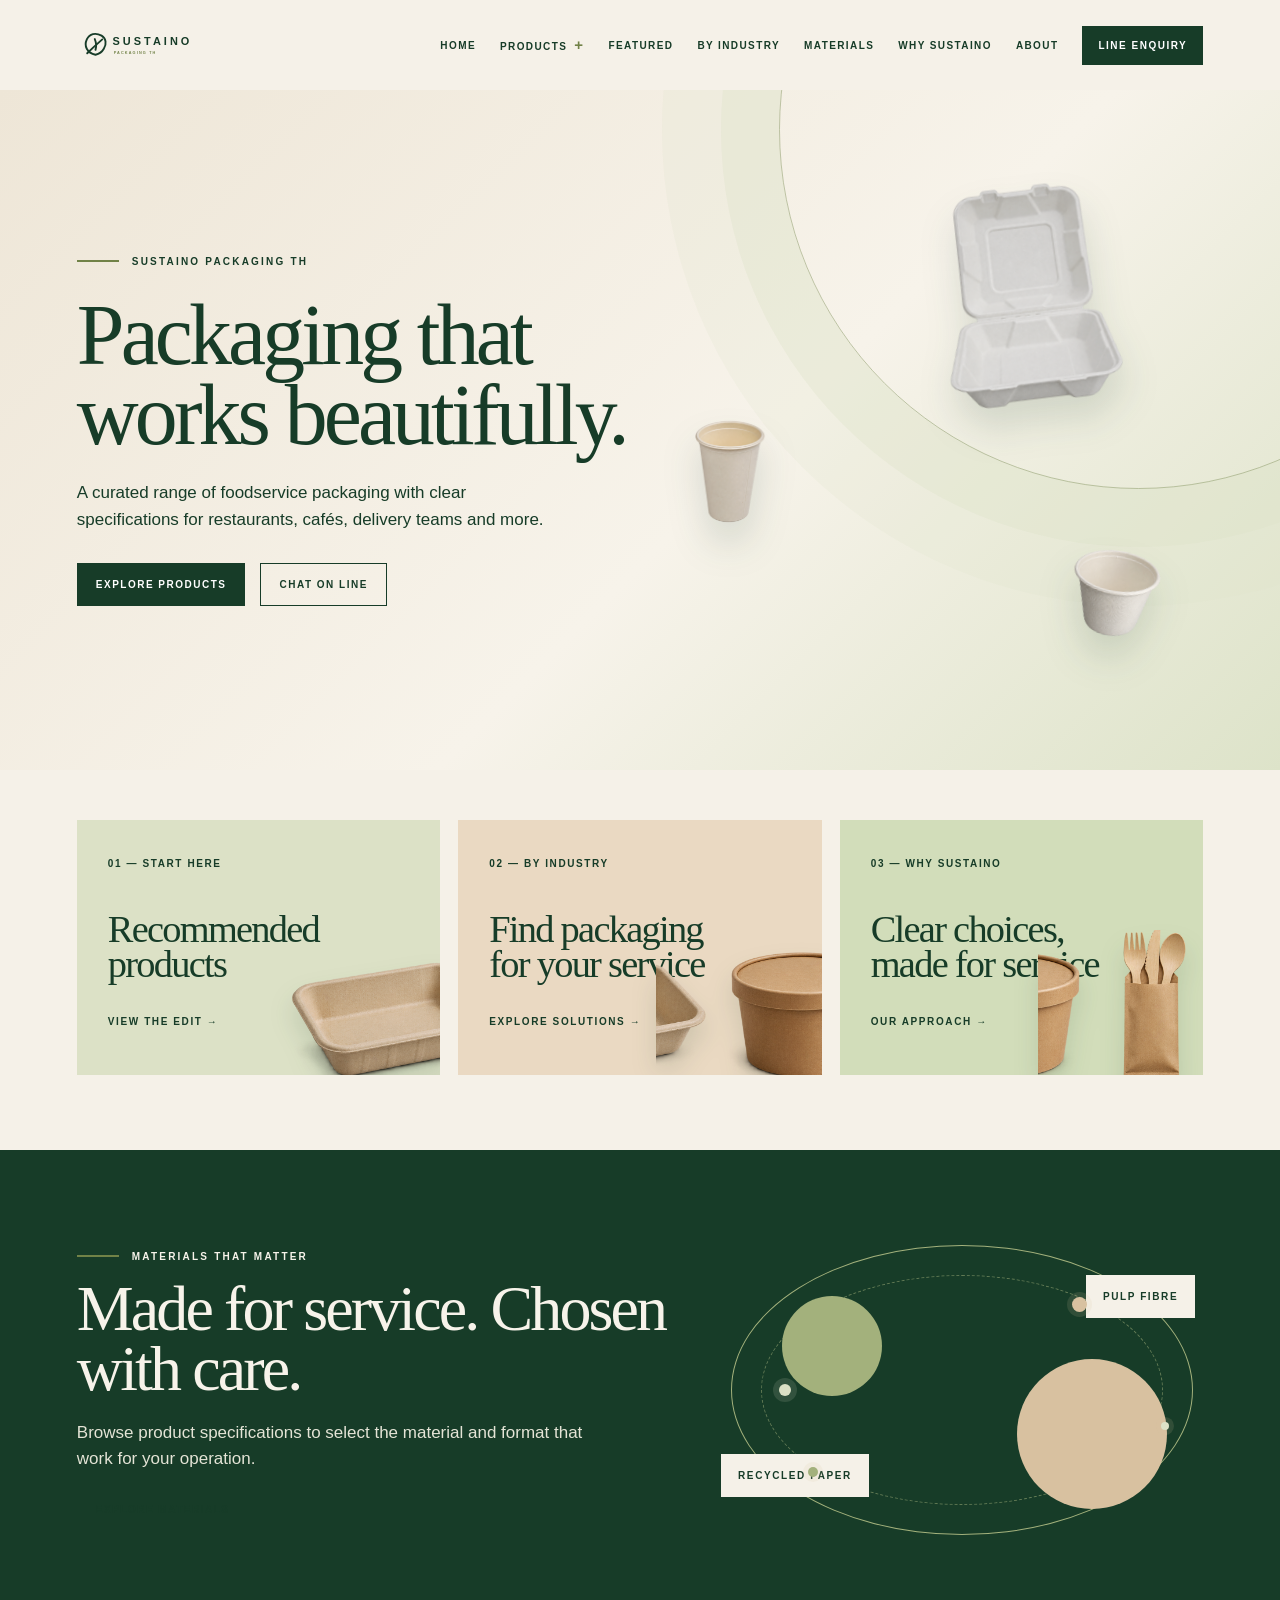
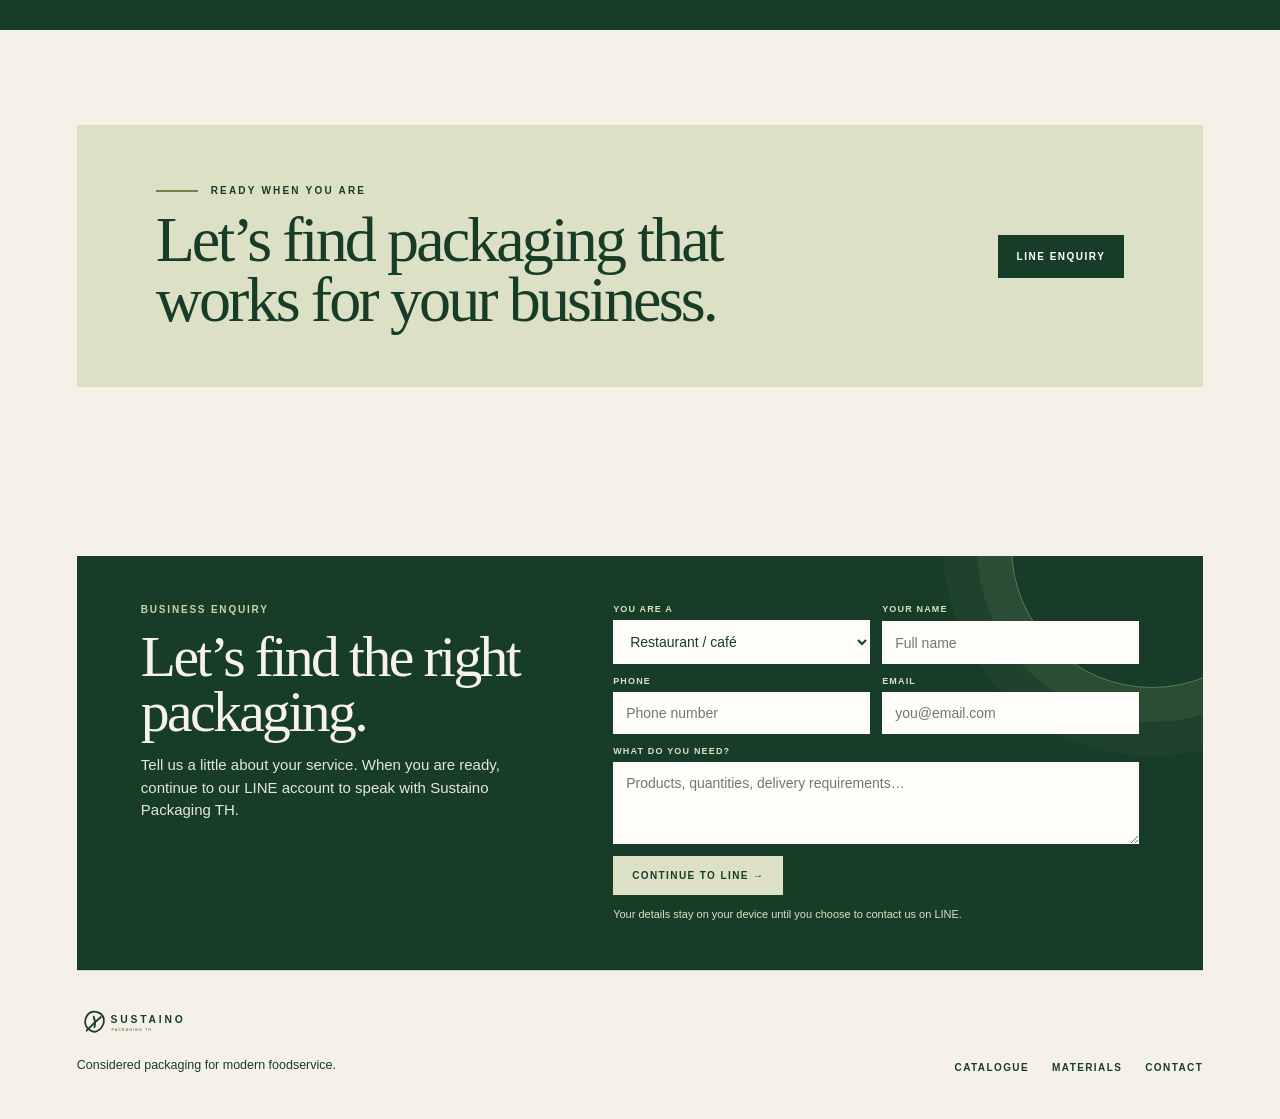
<file: index.html>
<!doctype html>
<html lang="en"><head><meta charset="utf-8"><meta name="viewport" content="width=device-width,initial-scale=1"><meta name="description" content="Sustaino Packaging TH — packaging for modern foodservice."><title>Sustaino Packaging TH | Better packaging</title><style>
:root{--ink:#173c28;--leaf:#718247;--paper:#f5f1e8;--sage:#dce1c6;--sand:#e6d6bd;--line:#d7d0c1}*{box-sizing:border-box}html{scroll-behavior:smooth}body{margin:0;background:var(--paper);color:var(--ink);font:15px/1.5 Arial,Helvetica,sans-serif}a{color:inherit;text-decoration:none}.shell{width:min(1240px,88vw);margin:auto}.nav{height:90px;display:flex;align-items:center;justify-content:space-between;gap:24px}.logo img{display:block;width:170px;height:auto}.nav-links{display:flex;align-items:center;gap:24px;font-size:10px;font-weight:700;letter-spacing:.14em}.nav-links>a,.product-menu summary{cursor:pointer;list-style:none;white-space:nowrap}.product-menu summary::-webkit-details-marker{display:none}.product-menu{position:relative}.product-menu summary:after{content:"+";margin-left:7px;color:var(--leaf);font-size:15px}.mega-menu{position:absolute;z-index:20;right:-170px;top:26px;width:610px;padding:23px;background:#fffdf9;border:1px solid var(--line);box-shadow:0 22px 45px #173c2822;display:grid;grid-template-columns:1fr 1fr;gap:22px}.menu-col{display:flex;flex-direction:column}.menu-col b{font-size:9px;letter-spacing:.18em;color:var(--leaf);padding:0 8px 8px}.mega-menu a{padding:8px;font-size:12px;letter-spacing:0}.mega-menu a:hover{background:var(--sage)}.nav-cta,.button{display:inline-flex;align-items:center;justify-content:center;border:1px solid var(--ink);background:var(--ink);color:#fff;padding:13px 18px;font-size:10px;font-weight:700;letter-spacing:.15em;transition:.25s}.nav-cta{padding:11px 15px}.nav-cta:hover,.button:hover{color:var(--ink);background:transparent}.button.alt{background:transparent;color:var(--ink)}.button.alt:hover{background:var(--ink);color:#fff}.hero{position:relative;overflow:hidden;min-height:680px;background:linear-gradient(135deg,#eee6d7 0%,#f7f3ea 57%,#dde3c9 100%)}.hero:before{content:"";position:absolute;width:56vw;height:56vw;right:-17vw;top:-25vw;border:1px solid #8c9a6888;border-radius:50%;box-shadow:0 0 0 58px #dce1c655,0 0 0 117px #dce1c633}.hero-in{min-height:680px;display:flex;align-items:center;position:relative}.hero-copy{width:54%;position:relative;z-index:2}.eyebrow{display:flex;align-items:center;gap:13px;font-size:10px;font-weight:700;letter-spacing:.22em}.eyebrow:before{content:"";width:42px;height:2px;background:var(--leaf)}h1,h2,h3{font-family:Georgia,'Times New Roman',serif;font-weight:400;line-height:.93;letter-spacing:-.045em}h1{font-size:clamp(60px,6.7vw,102px);margin:27px 0 25px;max-width:650px}.hero-copy p{font-size:17px;line-height:1.55;max-width:470px;margin:0 0 30px}.hero-actions{display:flex;gap:15px;flex-wrap:wrap}.product-cloud{position:absolute;right:-15px;top:20px;width:53%;height:630px}.pack{position:absolute;filter:drop-shadow(0 22px 18px #173c2824);animation:float 6s ease-in-out infinite}.pack img{display:block;width:100%;height:100%;object-fit:contain}.pack-one{width:48%;height:300px;right:8%;top:35px;transform:rotate(-7deg);z-index:3}.pack-two{width:29%;height:290px;left:4%;top:218px;animation-delay:-2s;z-index:2}.pack-three{width:34%;height:250px;right:0;bottom:22px;transform:rotate(8deg);animation-delay:-4s}.quick-product{position:absolute;right:-9px;bottom:-8px;width:48%;height:60%;display:block;background-image:url("category-products-trio.png");background-repeat:no-repeat;background-size:300% auto;filter:drop-shadow(0 14px 12px #173c2822);transition:transform .4s ease}.quick-tray{background-position:0 50%}.quick-soup{background-position:50% 50%}.quick-cutlery{background-position:100% 50%}.quick-card:hover .quick-product{transform:translateY(-8px) scale(1.04)}.orbit:before{content:"";position:absolute;inset:40px;border:1px dashed #a3b17c88;border-radius:50%;animation:spin 26s linear infinite}.orbit:after{content:"";position:absolute;width:12px;height:12px;left:12%;top:48%;border-radius:50%;background:#dce1c6;box-shadow:0 0 0 6px #dce1c622}.sat{position:absolute;z-index:2;border-radius:50%;background:#d8c1a0;box-shadow:0 0 0 5px #d8c1a022;animation:orbitFloat 5s ease-in-out infinite}.sat-a{width:15px;height:15px;right:24%;top:20%;animation-delay:-1s}.sat-b{width:10px;height:10px;left:18%;bottom:22%;background:#a3b17c;animation-delay:-3s}.sat-c{width:8px;height:8px;right:7%;bottom:37%;background:#dce1c6;animation-delay:-2s}@keyframes spin{to{rotate:360deg}}@keyframes orbitFloat{50%{translate:0 -12px}}@keyframes float{50%{translate:0 -13px}}.quick-links{padding:50px 0 75px}.quick-grid{display:grid;grid-template-columns:repeat(3,1fr);gap:18px}.quick-card{position:relative;overflow:hidden;min-height:255px;padding:31px;background:#dce1c6}.quick-card:nth-child(2){background:#ead9c2}.quick-card:nth-child(3){background:#d2ddba}.quick-card b,.quick-card span{font-size:10px;font-weight:700;letter-spacing:.16em}.quick-card h2{font-size:clamp(31px,3vw,46px);margin:38px 0 26px;max-width:260px}.quick-card img{position:absolute;right:-11px;bottom:-9px;width:47%;height:58%;object-fit:contain;filter:drop-shadow(0 13px 10px #173c2822);transition:.3s}.quick-card:hover img{transform:translateY(-7px) scale(1.04)}.band{background:var(--ink);color:#f7f3ea;padding:85px 0}.band-grid{display:grid;grid-template-columns:1.1fr .9fr;gap:55px;align-items:center}.band h2{font-size:clamp(45px,5vw,72px);margin:15px 0 22px}.band p{font-size:17px;max-width:520px;color:#e4e4d6}.orbit{height:310px;position:relative}.ring{position:absolute;inset:10px;border:1px solid #a3b17c;border-radius:50%}.ring:before,.ring:after{content:"";position:absolute;border-radius:50%;background:#a3b17c}.ring:before{width:100px;height:100px;left:50px;top:50px}.ring:after{width:150px;height:150px;right:25px;bottom:25px;background:#d8c1a0}.orbit-label{position:absolute;background:#f5f1e8;color:var(--ink);padding:14px 17px;font-size:10px;font-weight:700;letter-spacing:.16em}.label-one{right:8px;top:40px}.label-two{left:0;bottom:48px}.quote{padding:95px 0}.quote-card{background:var(--sage);padding:58px 7%;display:grid;grid-template-columns:1fr auto;gap:30px;align-items:center}.quote-card h2{font-size:clamp(43px,5vw,70px);margin:12px 0 0;max-width:680px}.footer{border-top:1px solid var(--line);padding:34px 0 44px;display:flex;justify-content:space-between;gap:25px;align-items:flex-end}.footer img{width:160px}.footer small{display:block;margin-top:10px}.footer-links{display:flex;gap:23px;font-size:10px;font-weight:700;letter-spacing:.14em}@media(max-width:900px){.nav-links{gap:13px;font-size:9px}.logo img{width:135px}.product-cloud{right:-40px;width:58%}}@media(max-width:900px){}@media(max-width:720px){.shell{width:min(100% - 40px,1240px)}.nav{height:75px}.logo img{width:130px}.nav-links>a:not(.nav-cta),.product-menu{display:none}.nav-cta{font-size:8px;padding:10px}.hero,.hero-in{min-height:690px}.hero-in{align-items:flex-start}.hero-copy{width:100%;padding-top:75px}.hero-copy p{max-width:330px}.product-cloud{opacity:.64;width:82%;height:390px;right:-52px;top:270px}.pack-one{width:56%;height:230px}.pack-two{width:32%;height:205px;top:125px}.pack-three{width:37%;height:190px;bottom:0}.quick-grid,.band-grid{grid-template-columns:1fr}.quick-card{min-height:220px}.band{padding:65px 0}.orbit{height:260px;order:-1}.quote{padding:65px 0}.quote-card{grid-template-columns:1fr;padding:39px 30px}.footer{display:block}.footer-links{margin-top:25px;flex-wrap:wrap}}
</style></head><body>
<header class="shell nav"><a class="logo" href="index.html" aria-label="Sustaino Packaging TH"><img src="sustaino-logo.svg" alt="Sustaino Packaging TH"></a><nav class="nav-links"><a href="index.html">HOME</a><details class="product-menu"><summary>PRODUCTS</summary><div class="mega-menu"><div class="menu-col"><b>EXPLORE</b><a href="products.html">View all products →</a><a href="featured.html">Recommended products →</a><a href="industry.html">Browse by industry →</a><a href="materials.html">Browse by material →</a></div><div class="menu-col"><b>SHOP BY PRODUCT TYPE</b><a href="products.html?category=Meal%20Boxes%20%26%20Takeaway%20Containers">Meal boxes &amp; takeaway</a><a href="products.html?category=Bowls%20%26%20Soup%20Containers">Bowls &amp; soup containers</a><a href="products.html?category=Trays%20%26%20Plates">Trays &amp; plates</a><a href="products.html?category=Cups%20%26%20Beverage%20Lids">Cups &amp; beverage lids</a><a href="products.html?category=Cutlery%20%26%20Accessories">Cutlery &amp; accessories</a></div></div></details><a href="featured.html">FEATURED</a><a href="industry.html">BY INDUSTRY</a><a href="materials.html">MATERIALS</a><a href="why-sustaino.html">WHY SUSTAINO</a><a href="about.html">ABOUT</a><a class="nav-cta" href="https://line.me/R/ti/p/@879ftbvg" target="_blank" rel="noopener">LINE ENQUIRY</a></nav></header>
<main><section class="hero"><div class="shell hero-in"><div class="hero-copy"><div class="eyebrow">SUSTAINO PACKAGING TH</div><h1>Packaging that works beautifully.</h1><p>A curated range of foodservice packaging with clear specifications for restaurants, cafés, delivery teams and more.</p><div class="hero-actions"><a class="button" href="products.html">EXPLORE PRODUCTS</a><a class="button alt" href="https://line.me/R/ti/p/@879ftbvg" target="_blank" rel="noopener">CHAT ON LINE</a></div></div><div class="product-cloud" aria-label="Selected Sustaino product packaging"><div class="pack pack-one"><img src="hero-clamshell-cutout-web.png" alt="Sustaino clamshell packaging"></div><div class="pack pack-two"><img src="hero-cup-cutout-web.png" alt="Sustaino cup packaging"></div><div class="pack pack-three"><img src="hero-bowl-cutout-web.png" alt="Sustaino bowl packaging"></div></div></div></section>
<section class="shell quick-links"><div class="quick-grid"><a class="quick-card" href="featured.html"><b>01 — START HERE</b><h2>Recommended products</h2><span>VIEW THE EDIT →</span><i class="quick-product quick-tray" aria-hidden="true"></i></a><a class="quick-card" href="industry.html"><b>02 — BY INDUSTRY</b><h2>Find packaging for your service</h2><span>EXPLORE SOLUTIONS →</span><i class="quick-product quick-soup" aria-hidden="true"></i></a><a class="quick-card" href="why-sustaino.html"><b>03 — WHY SUSTAINO</b><h2>Clear choices, made for service</h2><span>OUR APPROACH →</span><i class="quick-product quick-cutlery" aria-hidden="true"></i></a></div></section>
<section class="band"><div class="shell band-grid"><div><div class="eyebrow">MATERIALS THAT MATTER</div><h2>Made for service. Chosen with care.</h2><p>Browse product specifications to select the material and format that work for your operation.</p><a class="button alt" href="materials.html">EXPLORE MATERIALS</a></div><div class="orbit" aria-hidden="true"><div class="ring"></div><i class="sat sat-a"></i><i class="sat sat-b"></i><i class="sat sat-c"></i><div class="orbit-label label-one">PULP FIBRE</div><div class="orbit-label label-two">RECYCLED PAPER</div></div></div></section>
<section class="shell quote"><div class="quote-card"><div><div class="eyebrow">READY WHEN YOU ARE</div><h2>Let’s find packaging that works for your business.</h2></div><a class="button" href="https://line.me/R/ti/p/@879ftbvg" target="_blank" rel="noopener">LINE ENQUIRY</a></div></section></main>
<footer class="shell footer"><div><a href="index.html"><img src="sustaino-logo.svg" alt="Sustaino Packaging TH"></a><small>Considered packaging for modern foodservice.</small></div><div class="footer-links"><a href="products.html">CATALOGUE</a><a href="materials.html">MATERIALS</a><a href="contact.html">CONTACT</a></div></footer><script src="site-effects.js" defer></script></body></html>
</file>
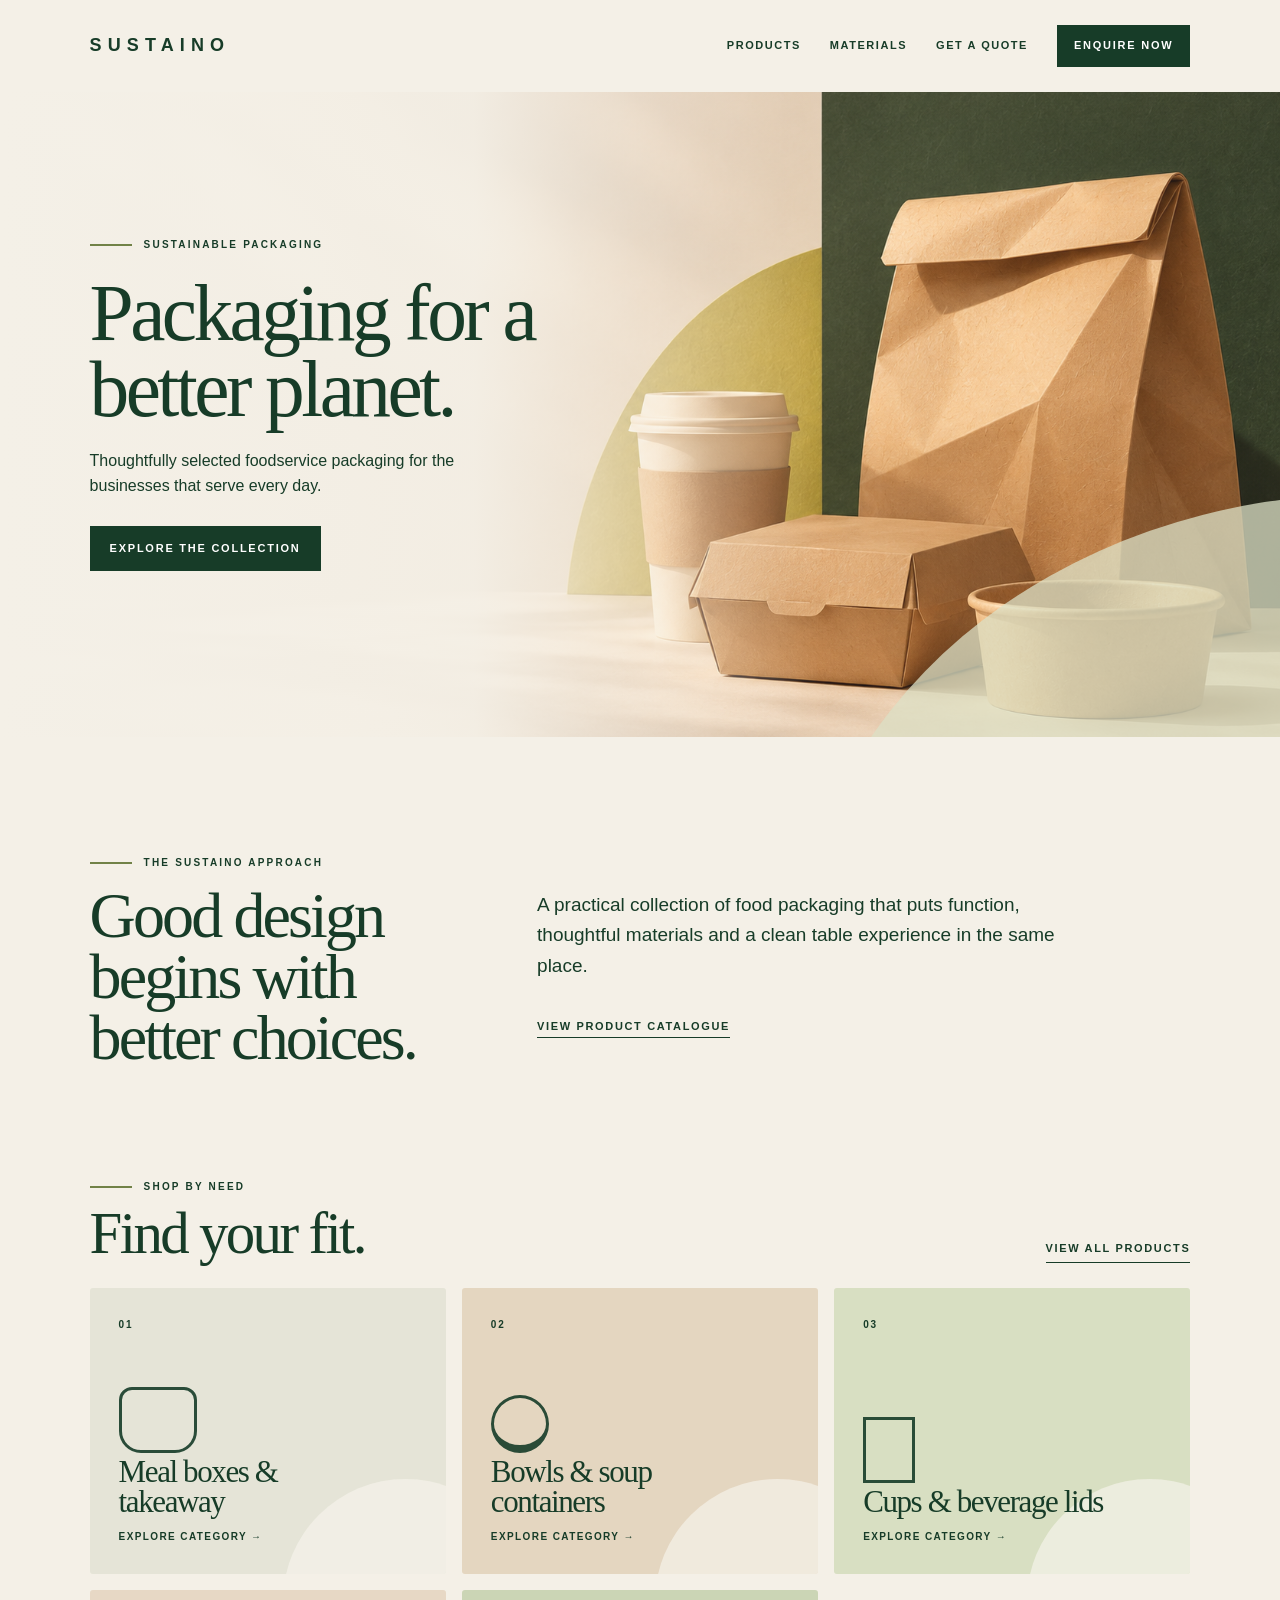
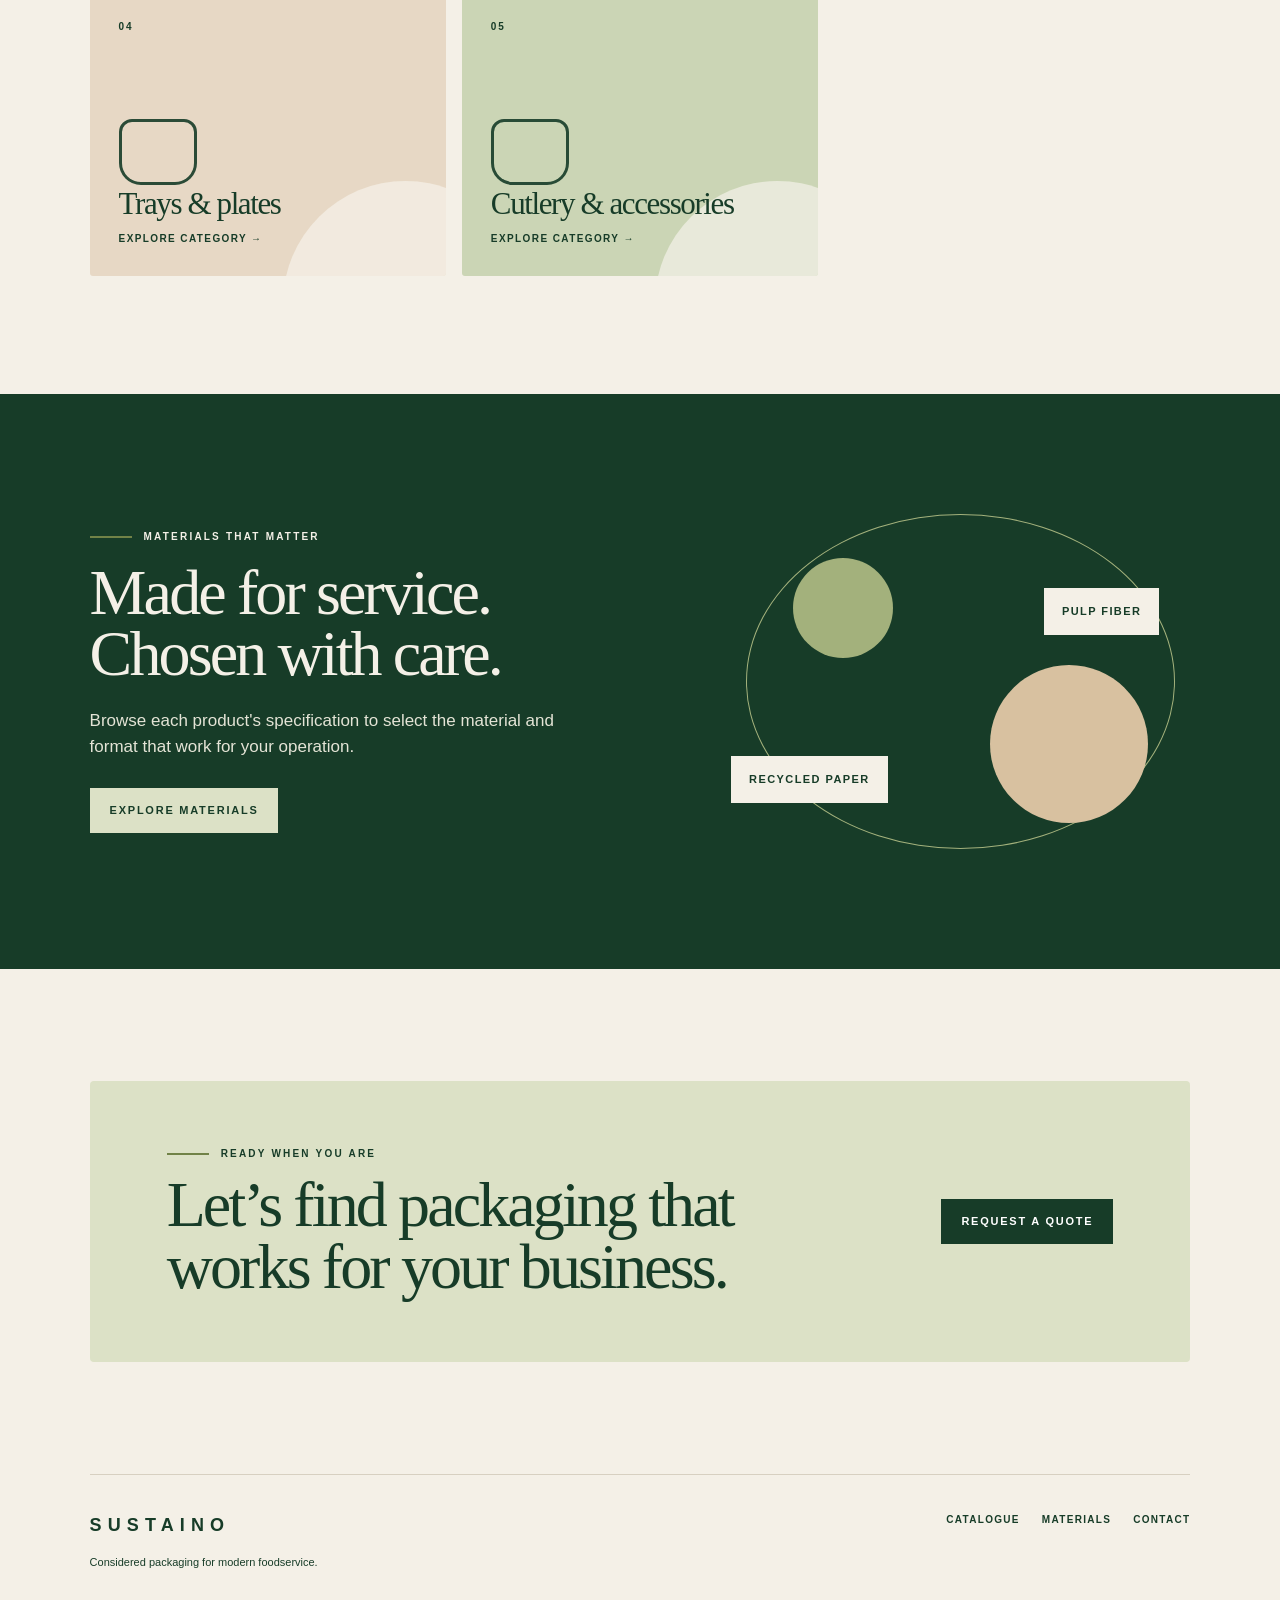
<file: Sustaino-Packaging-TH-public-files/index.html>
<!doctype html>
<html lang="en">
<head>
<meta charset="utf-8"><meta name="viewport" content="width=device-width,initial-scale=1">
<meta name="description" content="Sustaino Packaging — considered foodservice packaging for modern service.">
<title>Sustaino Packaging | Better packaging</title>
<style>
:root{--ink:#173c28;--leaf:#718247;--sage:#dce1c6;--paper:#f4f0e7;--warm:#e4d6c0;--line:#d7d0c1}*{box-sizing:border-box}html{scroll-behavior:smooth}body{margin:0;background:var(--paper);color:var(--ink);font:15px/1.55 Arial,Helvetica,sans-serif}a{color:inherit;text-decoration:none}.shell{width:min(1240px,86vw);margin:auto}.nav{height:92px;display:flex;align-items:center;justify-content:space-between;gap:24px}.brand{font-weight:800;font-size:18px;letter-spacing:.34em}.nav-links{display:flex;align-items:center;gap:29px;font-size:11px;font-weight:700;letter-spacing:.14em}.nav-cta,.button{display:inline-flex;align-items:center;justify-content:center;background:var(--ink);color:#fff;padding:13px 19px;font-weight:700;font-size:11px;letter-spacing:.16em;border:1px solid var(--ink);transition:.2s}.nav-cta{padding:11px 16px}.nav-cta:hover,.button:hover{background:transparent;color:var(--ink)}.hero{position:relative;min-height:645px;overflow:hidden;background:#ebdfcf}.hero .shell{position:relative;z-index:2;min-height:645px;display:flex;align-items:center}.hero-copy{width:min(570px,57%);padding:65px 0 86px}.eyebrow{display:flex;align-items:center;gap:12px;font-size:10px;font-weight:700;letter-spacing:.22em}.eyebrow:before{content:"";width:42px;height:2px;background:var(--leaf)}h1,h2,h3{font-family:Georgia,'Times New Roman',serif;font-weight:400;line-height:.96;letter-spacing:-.045em}h1{font-size:clamp(54px,6.2vw,94px);margin:22px 0;max-width:650px}.hero-copy p{max-width:410px;margin:0 0 27px;font-size:16px}.hero-visual{position:absolute;inset:0;background:linear-gradient(90deg,#f4f0e7 0%,#f4f0e7ed 37%,#f4f0e714 64%),url('hero-packaging.png') center/cover no-repeat}.hero-curve{position:absolute;width:45vw;height:38vw;min-width:510px;min-height:435px;border-radius:100% 0 0 0;background:var(--sage);right:-7vw;bottom:-19vw;opacity:.75}.intro{padding:118px 0 96px;display:grid;grid-template-columns:.72fr 1.28fr;gap:80px}.intro h2{font-size:clamp(43px,5vw,72px);margin:14px 0}.intro-text{padding-top:35px;max-width:570px;font-size:19px;line-height:1.6}.intro-text p{margin:0 0 28px}.text-link{font-size:11px;font-weight:bold;letter-spacing:.15em;border-bottom:1px solid var(--ink);padding-bottom:5px}.cards{padding-bottom:118px}.section-head{display:flex;align-items:end;justify-content:space-between;gap:25px;margin-bottom:25px}.section-head h2{font-size:clamp(40px,4.6vw,62px);margin:12px 0 0}.section-head a{font-size:11px;font-weight:700;letter-spacing:.15em;border-bottom:1px solid;padding-bottom:5px;white-space:nowrap}.category-grid{display:grid;grid-template-columns:repeat(3,1fr);gap:16px}.category{min-height:286px;position:relative;overflow:hidden;border-radius:3px;padding:29px;display:flex;flex-direction:column;justify-content:space-between;background:#e5e4d7}.category:nth-child(2){background:var(--warm)}.category:nth-child(3){background:#d8dfc2}.category:nth-child(4){background:#e7d8c5}.category:nth-child(5){background:#cbd5b5}.category:after{content:"";position:absolute;width:245px;height:245px;right:-82px;bottom:-150px;border-radius:50%;background:#f8f5ed;opacity:.66}.category>*{position:relative;z-index:1}.num{font-size:10px;letter-spacing:.18em;font-weight:bold}.icon{width:78px;height:66px;margin:auto 0 4px;border:3px solid var(--ink);border-radius:13px 13px 22px 22px;opacity:.9}.category:nth-child(2) .icon{border-radius:50%;height:58px;width:58px;border-width:3px 3px 8px}.category:nth-child(3) .icon{border-radius:0;width:52px;height:66px}.category h3{font-size:31px;margin:0;max-width:255px}.category span{font-size:10px;font-weight:bold;letter-spacing:.14em;margin-top:13px;display:block}.materials{background:var(--ink);color:var(--paper);padding:105px 0;overflow:hidden}.materials-grid{display:grid;grid-template-columns:1.1fr .9fr;gap:80px;align-items:center}.materials h2{font-size:clamp(48px,5vw,74px);margin:17px 0 23px;max-width:540px}.materials p{font-size:17px;max-width:510px;margin:0 0 28px;color:#e4e4d6}.materials .button{background:var(--sage);color:var(--ink);border-color:var(--sage)}.materials .button:hover{background:transparent;color:var(--sage)}.material-orbit{height:365px;position:relative}.ring{position:absolute;inset:15px;border:1px solid #a3b17c;border-radius:50%}.ring:before,.ring:after{content:"";position:absolute;border-radius:50%;background:#a3b17c}.ring:before{width:100px;height:100px;top:43px;left:46px}.ring:after{width:158px;height:158px;right:26px;bottom:25px;background:#d8c1a0}.material-tag{position:absolute;z-index:1;background:var(--paper);color:var(--ink);padding:15px 18px;font-size:11px;font-weight:bold;letter-spacing:.13em}.tag-one{top:89px;right:31px}.tag-two{bottom:61px;left:0}.quote{padding:112px 0}.quote-card{padding:65px 7%;background:var(--sage);display:grid;grid-template-columns:1fr auto;gap:35px;align-items:center;border-radius:4px}.quote-card h2{font-size:clamp(43px,5vw,71px);margin:13px 0 0;max-width:660px}.footer{border-top:1px solid var(--line);padding:37px 0 48px}.footer-top{display:flex;align-items:flex-start;justify-content:space-between;gap:30px}.footer .brand{display:block;margin-bottom:9px}.footer small{font-size:11px}.footer-links{display:flex;gap:22px;font-size:10px;font-weight:700;letter-spacing:.13em}@media(max-width:760px){.shell{width:min(100% - 42px,1240px)}.nav{height:75px}.nav-links a:not(.nav-cta){display:none}.brand{font-size:15px}.hero,.hero .shell{min-height:650px}.hero .shell{align-items:flex-start}.hero-copy{width:100%;padding-top:72px}.hero-visual{background:linear-gradient(180deg,#f4f0e7ee 0%,#f4f0e797 44%,#f4f0e700 78%),url('hero-packaging.png') 63% bottom/auto 63% no-repeat}.hero-curve{display:none}h1{font-size:59px}.intro,.materials-grid{grid-template-columns:1fr;gap:15px}.intro{padding:75px 0 62px}.intro-text{padding-top:10px;font-size:17px}.category-grid{grid-template-columns:1fr}.category{min-height:230px}.materials{padding:74px 0}.material-orbit{height:260px;order:-1}.quote{padding:70px 0}.quote-card{padding:43px 30px;grid-template-columns:1fr}.footer-top{display:block}.footer-links{margin-top:30px;flex-wrap:wrap}.section-head{align-items:flex-start;flex-direction:column}.nav-cta{font-size:9px;padding:10px 11px}}
</style></head>
<body>
<header class="shell nav"><a class="brand" href="index.html">SUSTAINO</a><nav class="nav-links"><a href="#products">PRODUCTS</a><a href="#materials">MATERIALS</a><a href="#quote">GET A QUOTE</a><a class="nav-cta" href="#quote">ENQUIRE NOW</a></nav></header>
<main>
<section class="hero"><div class="hero-visual"></div><div class="hero-curve"></div><div class="shell"><div class="hero-copy"><div class="eyebrow">SUSTAINABLE PACKAGING</div><h1>Packaging for a better planet.</h1><p>Thoughtfully selected foodservice packaging for the businesses that serve every day.</p><a class="button" href="products.html">EXPLORE THE COLLECTION</a></div></div></section>
<section class="shell intro"><div><div class="eyebrow">THE SUSTAINO APPROACH</div><h2>Good design begins with better choices.</h2></div><div class="intro-text"><p>A practical collection of food packaging that puts function, thoughtful materials and a clean table experience in the same place.</p><a class="text-link" href="products.html">VIEW PRODUCT CATALOGUE</a></div></section>
<section class="shell cards" id="products"><div class="section-head"><div><div class="eyebrow">SHOP BY NEED</div><h2>Find your fit.</h2></div><a href="products.html">VIEW ALL PRODUCTS</a></div><div class="category-grid"><a class="category" href="products.html"><div class="num">01</div><div class="icon"></div><div><h3>Meal boxes &amp; takeaway</h3><span>EXPLORE CATEGORY →</span></div></a><a class="category" href="products.html"><div class="num">02</div><div class="icon"></div><div><h3>Bowls &amp; soup containers</h3><span>EXPLORE CATEGORY →</span></div></a><a class="category" href="products.html"><div class="num">03</div><div class="icon"></div><div><h3>Cups &amp; beverage lids</h3><span>EXPLORE CATEGORY →</span></div></a><a class="category" href="products.html"><div class="num">04</div><div class="icon"></div><div><h3>Trays &amp; plates</h3><span>EXPLORE CATEGORY →</span></div></a><a class="category" href="products.html"><div class="num">05</div><div class="icon"></div><div><h3>Cutlery &amp; accessories</h3><span>EXPLORE CATEGORY →</span></div></a></div></section>
<section class="materials" id="materials"><div class="shell materials-grid"><div><div class="eyebrow">MATERIALS THAT MATTER</div><h2>Made for service. Chosen with care.</h2><p>Browse each product's specification to select the material and format that work for your operation.</p><a class="button" href="products.html">EXPLORE MATERIALS</a></div><div class="material-orbit"><div class="ring"></div><div class="material-tag tag-one">PULP FIBER</div><div class="material-tag tag-two">RECYCLED PAPER</div></div></div></section>
<section class="shell quote" id="quote"><div class="quote-card"><div><div class="eyebrow">READY WHEN YOU ARE</div><h2>Let’s find packaging that works for your business.</h2></div><a class="button" href="mailto:hello@sustaino.example?subject=Packaging%20enquiry">REQUEST A QUOTE</a></div></section>
</main>
<footer class="shell footer"><div class="footer-top"><div><a class="brand" href="index.html">SUSTAINO</a><small>Considered packaging for modern foodservice.</small></div><div class="footer-links"><a href="products.html">CATALOGUE</a><a href="#materials">MATERIALS</a><a href="#quote">CONTACT</a></div></div></footer>
</body></html>
</file>
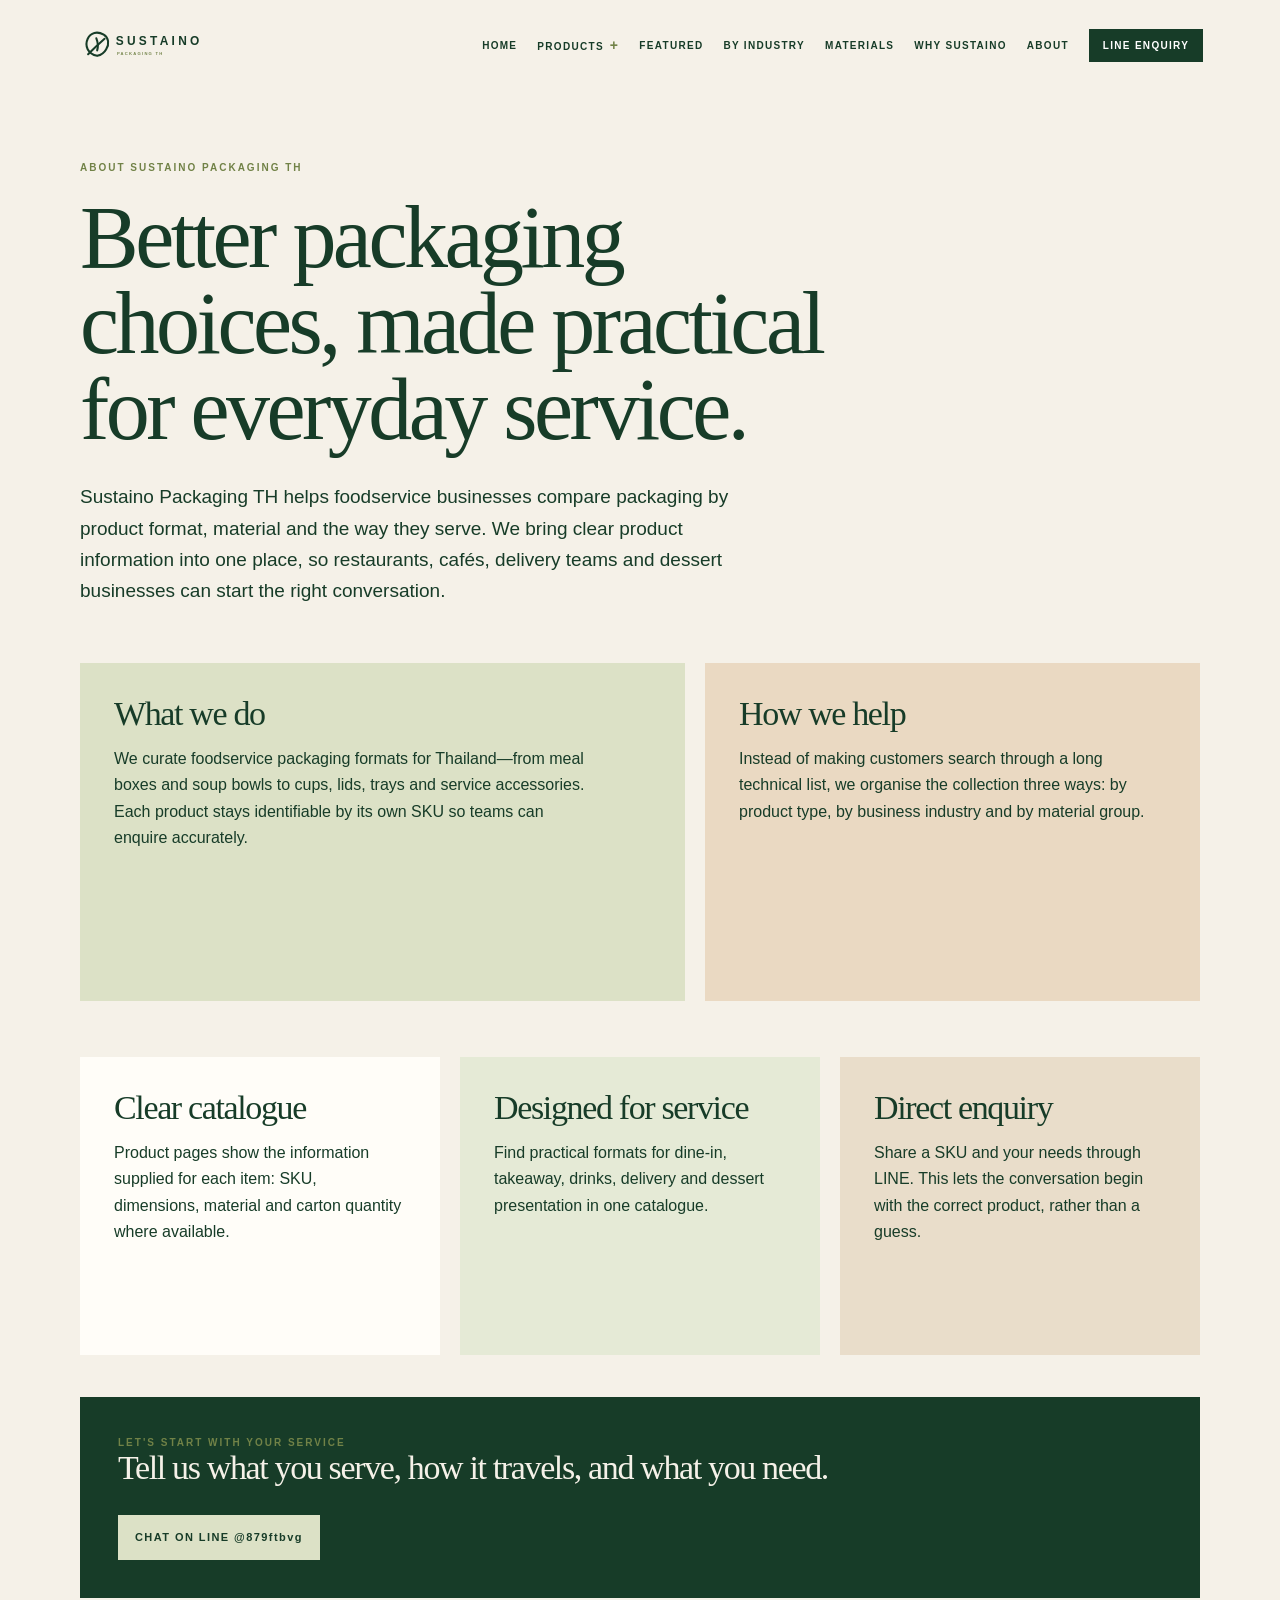
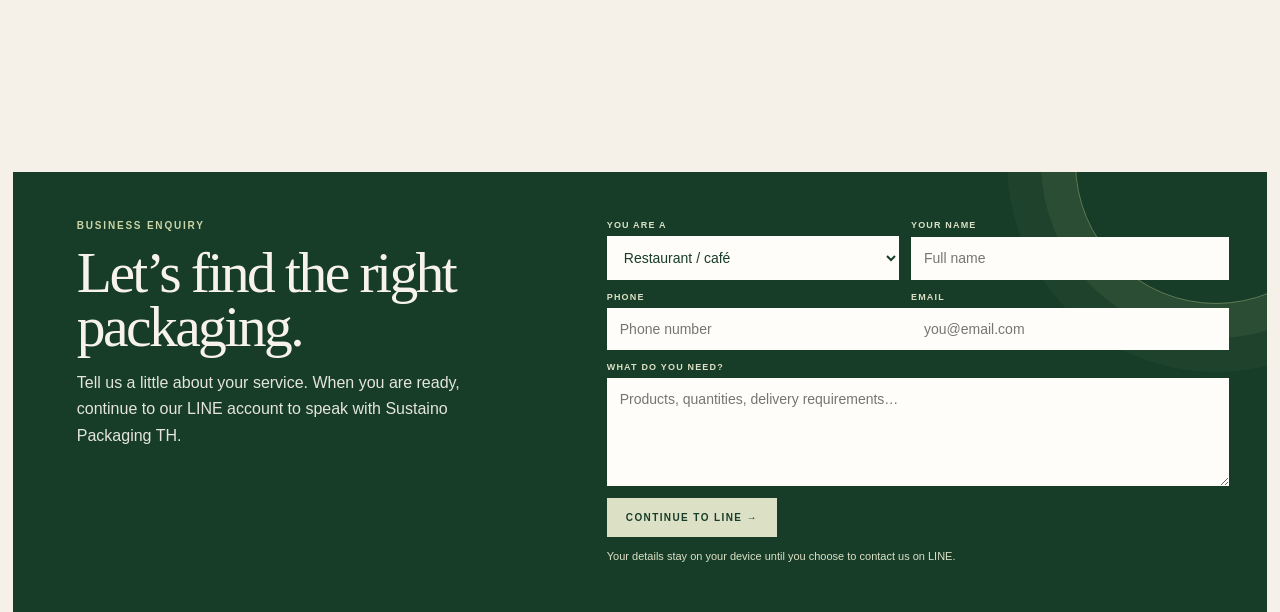
<file: about.html>
<!doctype html><html lang="en"><head><meta charset="utf-8"><meta name="viewport" content="width=device-width,initial-scale=1"><title>About Sustaino | Sustaino Packaging TH</title><style>body{margin:0;background:#f5f1e8;color:#173c28;font:16px/1.65 Arial,sans-serif}a{color:inherit;text-decoration:none}main{max-width:1120px;width:88vw;margin:auto;padding:70px 0 100px}.tag{font-size:10px;font-weight:bold;letter-spacing:.2em;color:#718247}h1,h2{font-family:Georgia,serif;font-weight:400;line-height:.98;letter-spacing:-.04em}h1{font-size:clamp(54px,7vw,88px);max-width:760px;margin:18px 0 28px}h2{font-size:34px;margin:0 0 13px}.lead{font-size:19px;max-width:700px}.hero-grid,.grid{display:grid;grid-template-columns:1.1fr .9fr;gap:20px;margin-top:56px}.panel{padding:34px;background:#dce1c6;min-height:270px}.panel:nth-child(2){background:#ead9c2}.panel p{max-width:480px}.grid{grid-template-columns:repeat(3,1fr)}.grid .panel{background:#fffdf8;min-height:230px}.grid .panel:nth-child(2){background:#e5ead6}.grid .panel:nth-child(3){background:#e9ddca}.line{margin-top:42px;padding:38px;background:#173c28;color:#f5f1e8}.line a{display:inline-block;margin-top:18px;background:#dce1c6;color:#173c28;padding:13px 17px;font-size:11px;font-weight:bold;letter-spacing:.13em}@media(max-width:720px){main{padding-top:42px}.hero-grid,.grid{grid-template-columns:1fr}.lead{font-size:17px}}</style></head><body><nav></nav><main><div class="tag">ABOUT SUSTAINO PACKAGING TH</div><h1>Better packaging choices, made practical for everyday service.</h1><p class="lead">Sustaino Packaging TH helps foodservice businesses compare packaging by product format, material and the way they serve. We bring clear product information into one place, so restaurants, cafés, delivery teams and dessert businesses can start the right conversation.</p><section class="hero-grid"><article class="panel"><h2>What we do</h2><p>We curate foodservice packaging formats for Thailand—from meal boxes and soup bowls to cups, lids, trays and service accessories. Each product stays identifiable by its own SKU so teams can enquire accurately.</p></article><article class="panel"><h2>How we help</h2><p>Instead of making customers search through a long technical list, we organise the collection three ways: by product type, by business industry and by material group.</p></article></section><section class="grid"><article class="panel"><h2>Clear catalogue</h2><p>Product pages show the information supplied for each item: SKU, dimensions, material and carton quantity where available.</p></article><article class="panel"><h2>Designed for service</h2><p>Find practical formats for dine-in, takeaway, drinks, delivery and dessert presentation in one catalogue.</p></article><article class="panel"><h2>Direct enquiry</h2><p>Share a SKU and your needs through LINE. This lets the conversation begin with the correct product, rather than a guess.</p></article></section><section class="line"><div class="tag">LET'S START WITH YOUR SERVICE</div><h2>Tell us what you serve, how it travels, and what you need.</h2><a href="https://line.me/R/ti/p/@879ftbvg" target="_blank" rel="noopener">CHAT ON LINE @879ftbvg</a></section></main><script src="site-nav.js"></script></body></html>
</file>
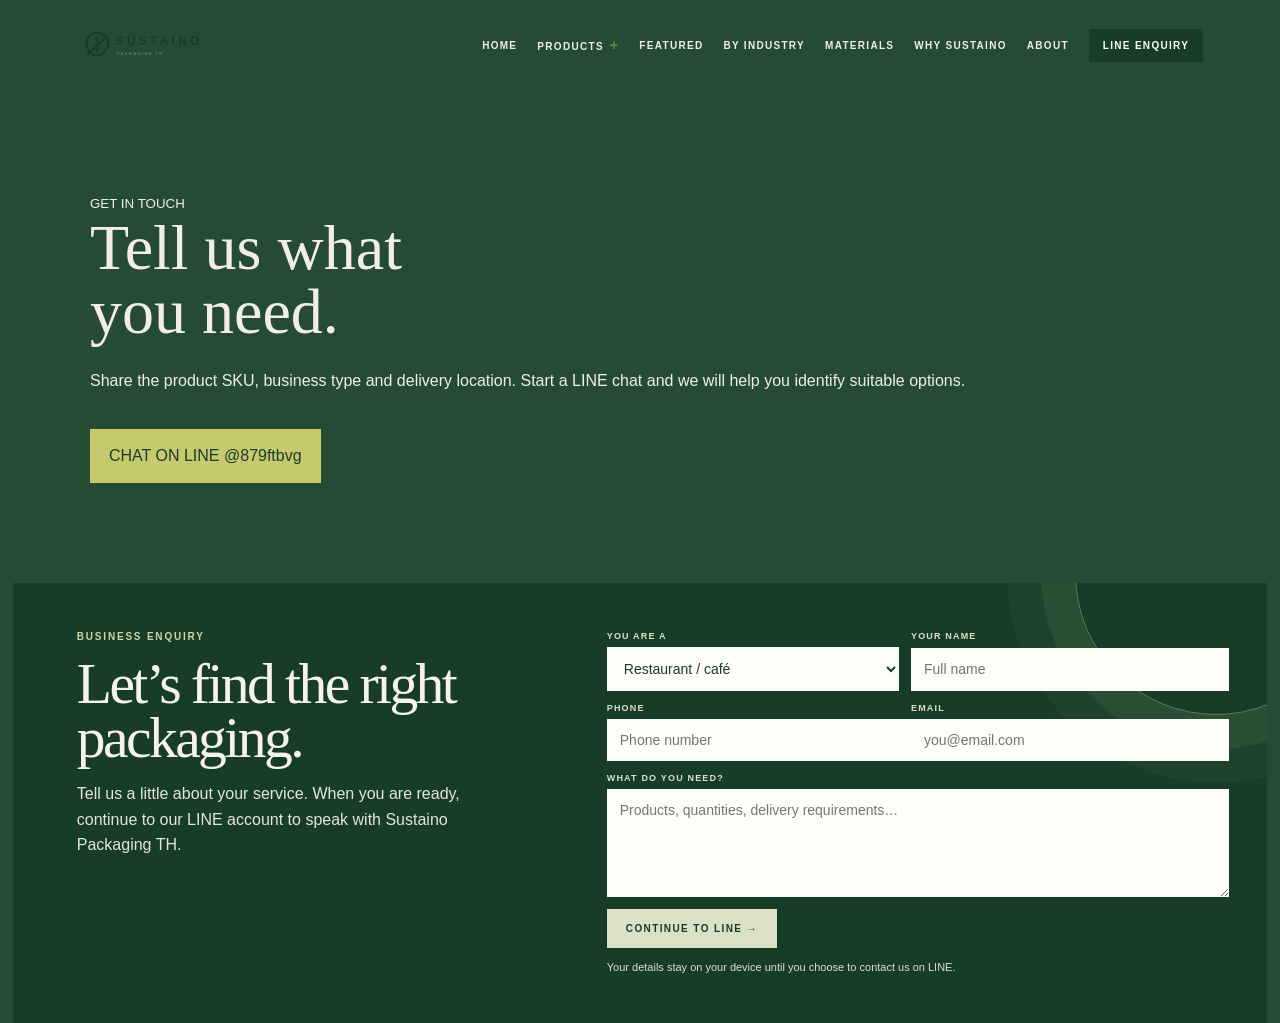
<file: contact.html>
<!doctype html><html><head><meta charset="utf-8"><meta name="viewport" content="width=device-width,initial-scale=1"><title>Contact | Sustaino</title><style>body{margin:0;background:#254b36;color:#f3eee4;font:16px Arial;line-height:1.6}nav,main{max-width:1100px;margin:auto;padding:26px}nav{display:flex;justify-content:space-between}.brand{letter-spacing:.3em;font-weight:bold}a{color:inherit;text-decoration:none}main{padding-top:100px}h1{font:64px Georgia;line-height:1;margin:0 0 24px}.button{display:inline-block;padding:14px 19px;background:#c7c96d;color:#173d2d;margin-top:20px}</style></head><body><nav><a class="brand" href="index.html">SUSTAINO</a><a href="products.html">PRODUCTS</a></nav><main><small>GET IN TOUCH</small><h1>Tell us what<br>you need.</h1><p>Share the product SKU, business type and delivery location. Start a LINE chat and we will help you identify suitable options.</p><a class="button" href="https://line.me/R/ti/p/@879ftbvg" target="_blank" rel="noopener">CHAT ON LINE @879ftbvg</a></main><script src="site-nav.js"></script></body></html>
</file>
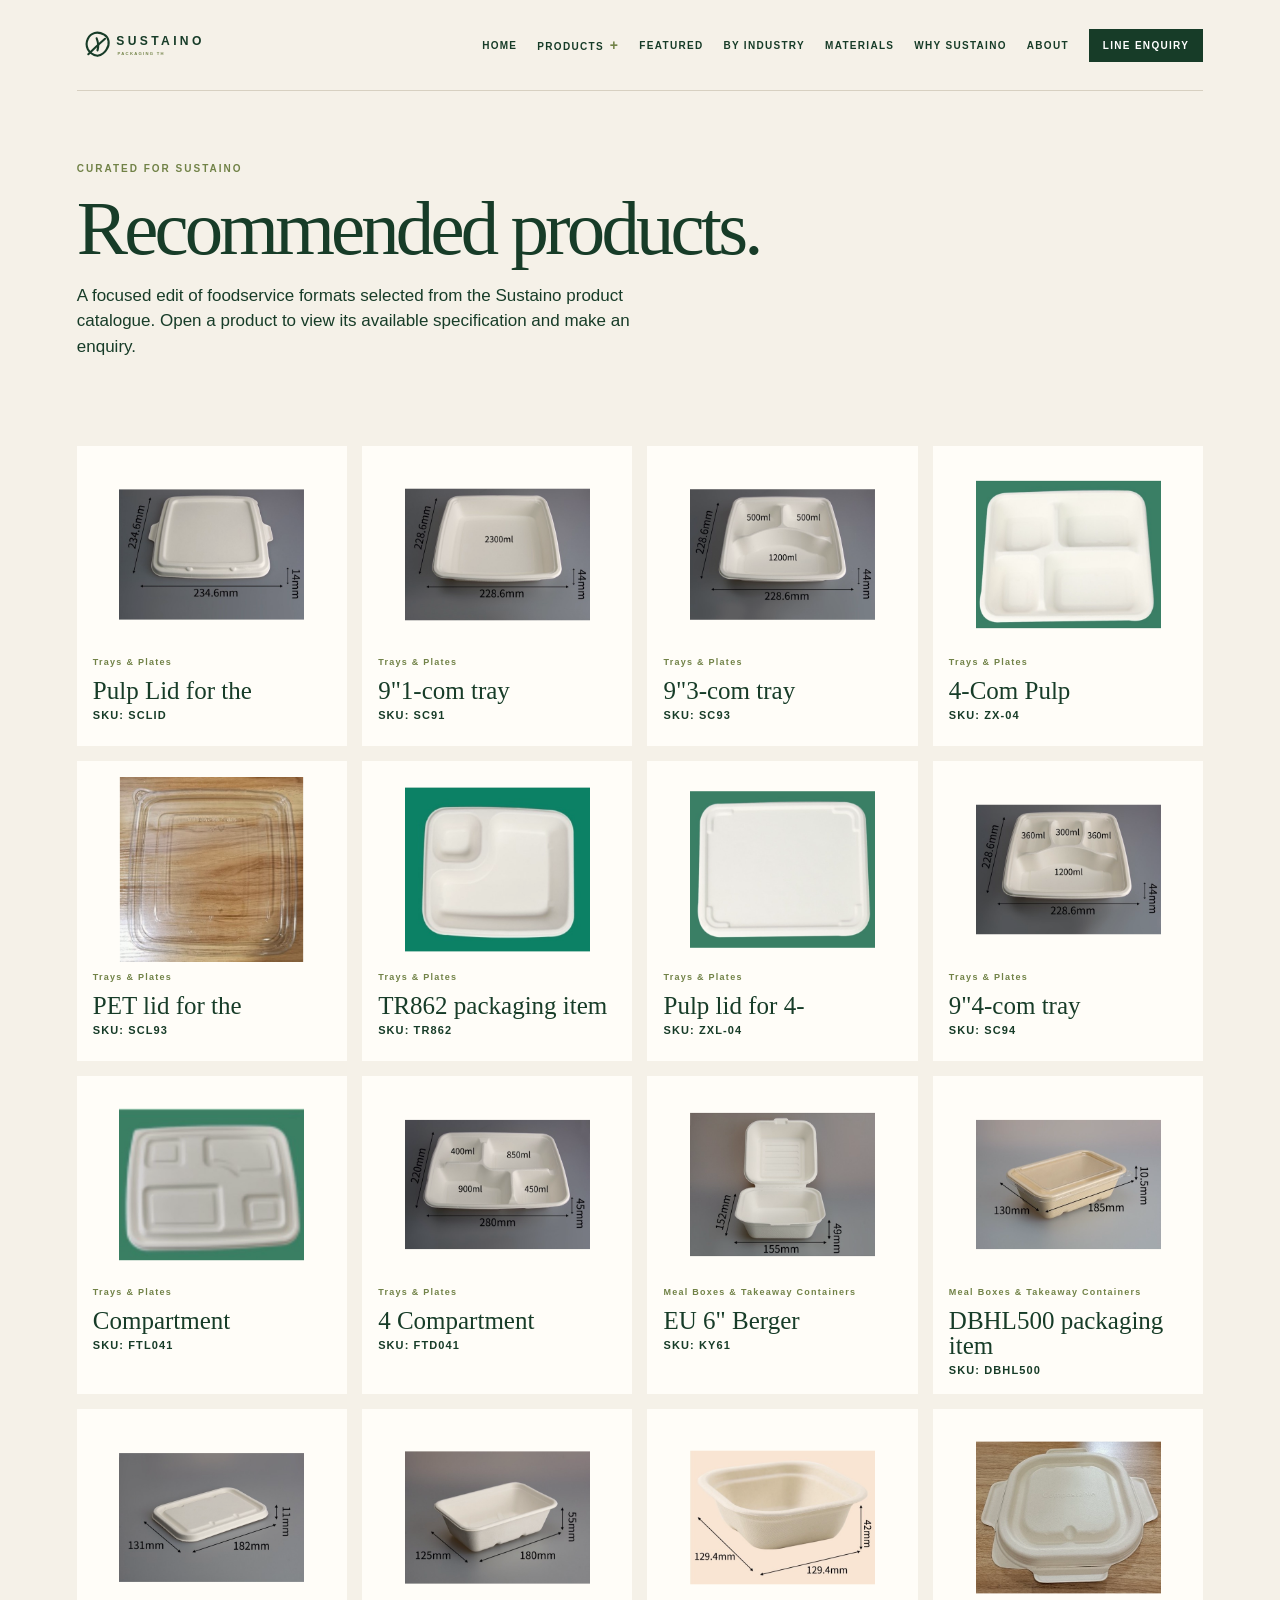
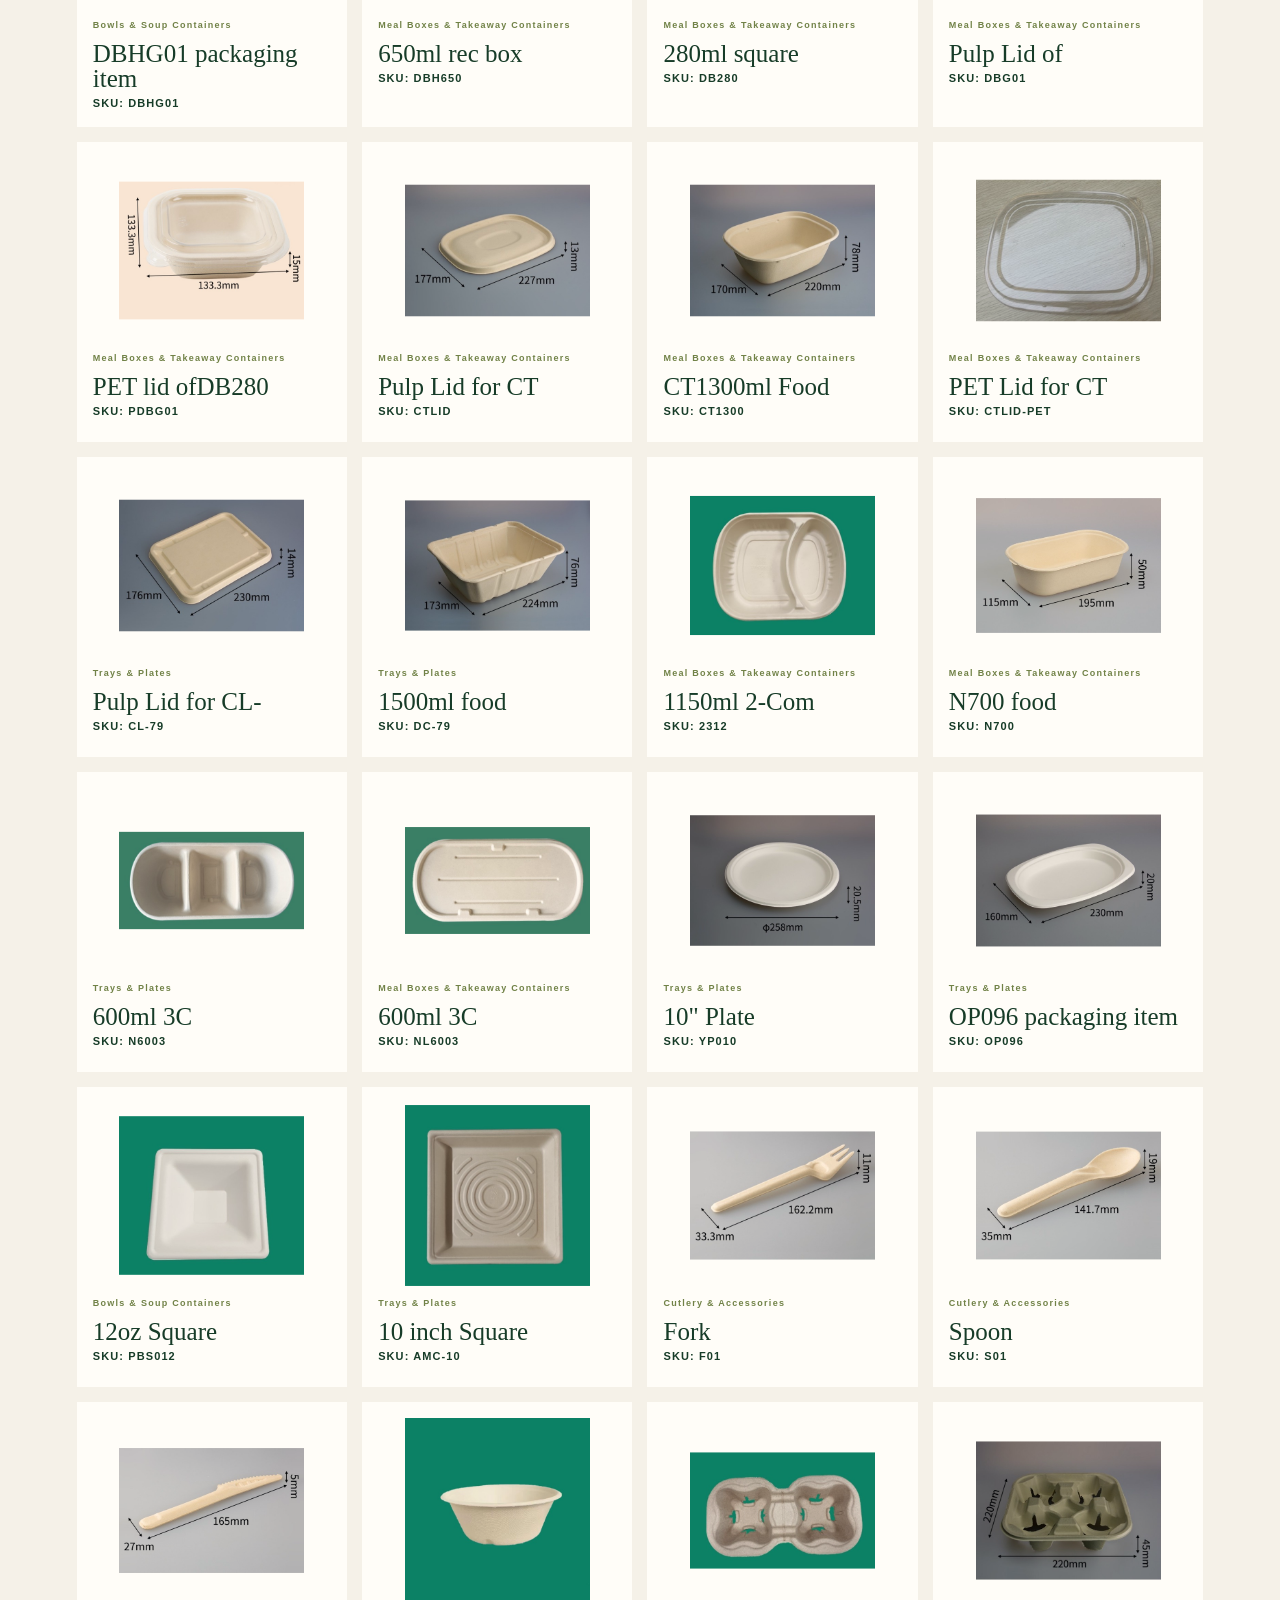
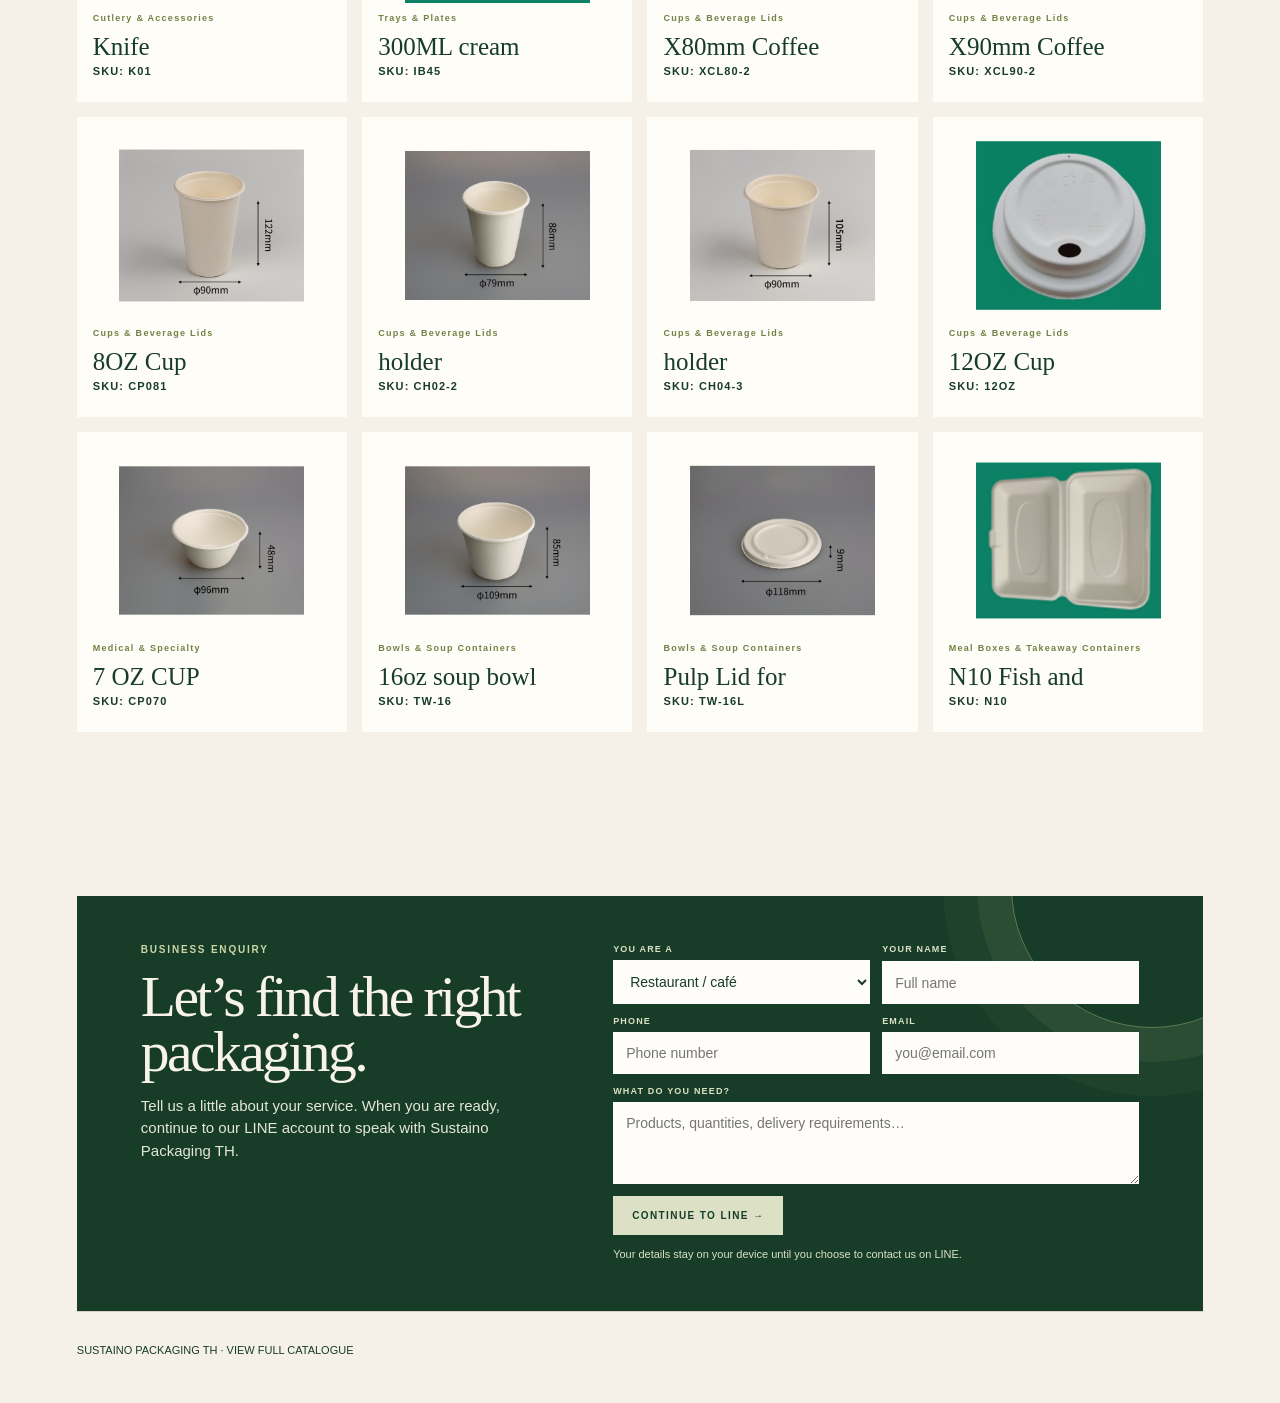
<file: featured.html>
<!doctype html><html lang="en"><head><meta charset="utf-8"><meta name="viewport" content="width=device-width,initial-scale=1"><title>Featured Products | Sustaino Packaging TH</title><style>:root{--ink:#173c28;--paper:#f5f1e8;--sage:#dce1c6;--line:#d7d0c1}*{box-sizing:border-box}body{margin:0;background:var(--paper);color:var(--ink);font:15px/1.5 Arial,sans-serif}a{color:inherit;text-decoration:none}.shell{width:min(1240px,88vw);margin:auto}.nav{height:90px;display:flex;align-items:center;justify-content:space-between}.logo img{width:188px;display:block}.links{display:flex;gap:24px;align-items:center;font-size:10px;font-weight:bold;letter-spacing:.14em}.cta{padding:11px 15px;background:var(--ink);color:#fff}.head{padding:70px 0 35px;border-top:1px solid var(--line)}.eyebrow{font-size:10px;letter-spacing:.2em;font-weight:bold;color:#718247}.head h1{font:400 clamp(52px,6vw,84px)/.95 Georgia,serif;letter-spacing:-.05em;margin:17px 0}.head p{max-width:590px;font-size:17px}.grid{display:grid;grid-template-columns:repeat(4,1fr);gap:15px;padding:35px 0 90px}.card{background:#fffdf8;min-height:300px;padding:16px;display:flex;flex-direction:column;transition:.25s}.card:hover{transform:translateY(-6px);box-shadow:0 16px 30px #173c281c}.card img{height:185px;width:100%;object-fit:contain;mix-blend-mode:multiply}.cat{font-size:9px;letter-spacing:.14em;color:#718247;font-weight:bold;margin-top:9px}.card h2{font:400 25px/1 Georgia,serif;margin:8px 0 4px}.sku{font-size:11px;letter-spacing:.1em;font-weight:bold}.footer{border-top:1px solid var(--line);padding:30px 0 45px;font-size:11px}@media(max-width:800px){.shell{width:min(100% - 40px,1240px)}.nav{height:75px}.links a:not(.cta){display:none}.logo img{width:155px}.grid{grid-template-columns:repeat(2,1fr);gap:10px}.card{min-height:260px}.card img{height:145px}.head{padding-top:45px}}</style></head><body><header class="shell nav"><a class="logo" href="index.html"><img src="sustaino-logo.svg" alt="Sustaino Packaging TH"></a><nav class="links"><a href="index.html">HOME</a><a href="products.html">PRODUCTS</a><a href="about.html">ABOUT</a><a class="cta" href="https://line.me/R/ti/p/@879ftbvg" target="_blank" rel="noopener">LINE ENQUIRY</a></nav></header><main class="shell"><section class="head"><div class="eyebrow">CURATED FOR SUSTAINO</div><h1>Recommended products.</h1><p>A focused edit of foodservice formats selected from the Sustaino product catalogue. Open a product to view its available specification and make an enquiry.</p></section><section class="grid" id="grid"></section></main><footer class="shell footer">SUSTAINO PACKAGING TH · <a href="products.html">VIEW FULL CATALOGUE</a></footer><script src="catalog-data.js"></script><script>const ids=["SCLID","SC91","SC93","ZX-04","SCL93","TR862","ZXL-04","SC94","FTL041","FTD041","KY61","DBHL500","DBHG01","DBH650","DB280","DBG01","PDBG01","CTLID","CT1300","CTLID-PET","CL-79","DC-79","2312","N700","N6003","NL6003","YP010","OP096","PBS012","AMC-10","F01","S01","K01","IB45","XCL80-2","XCL90-2","CP081","CH02-2","CH04-3","12OZ","CP070","TW-16","TW-16L","N10"];const map=new Map(catalog.map(x=>[x[0],x]));const esc=s=>String(s).replace(/[&<>"]/g,c=>({"&":"&amp;","<":"&lt;",">":"&gt;",'"':"&quot;"}[c]));document.querySelector("#grid").innerHTML=ids.map(id=>{const x=map.get(id);if(!x)return "";return '<a class="card" href="product.html?sku='+encodeURIComponent(x[0])+'"><img src="'+esc(x[6]||"catalog-placeholder.png")+'" alt="'+esc(x[1])+'"><div class="cat">'+esc(x[2])+'</div><h2>'+esc(x[1])+'</h2><div class="sku">SKU: '+esc(x[0])+'</div></a>'}).join("");</script><script src="site-nav.js"></script></body></html>
</file>
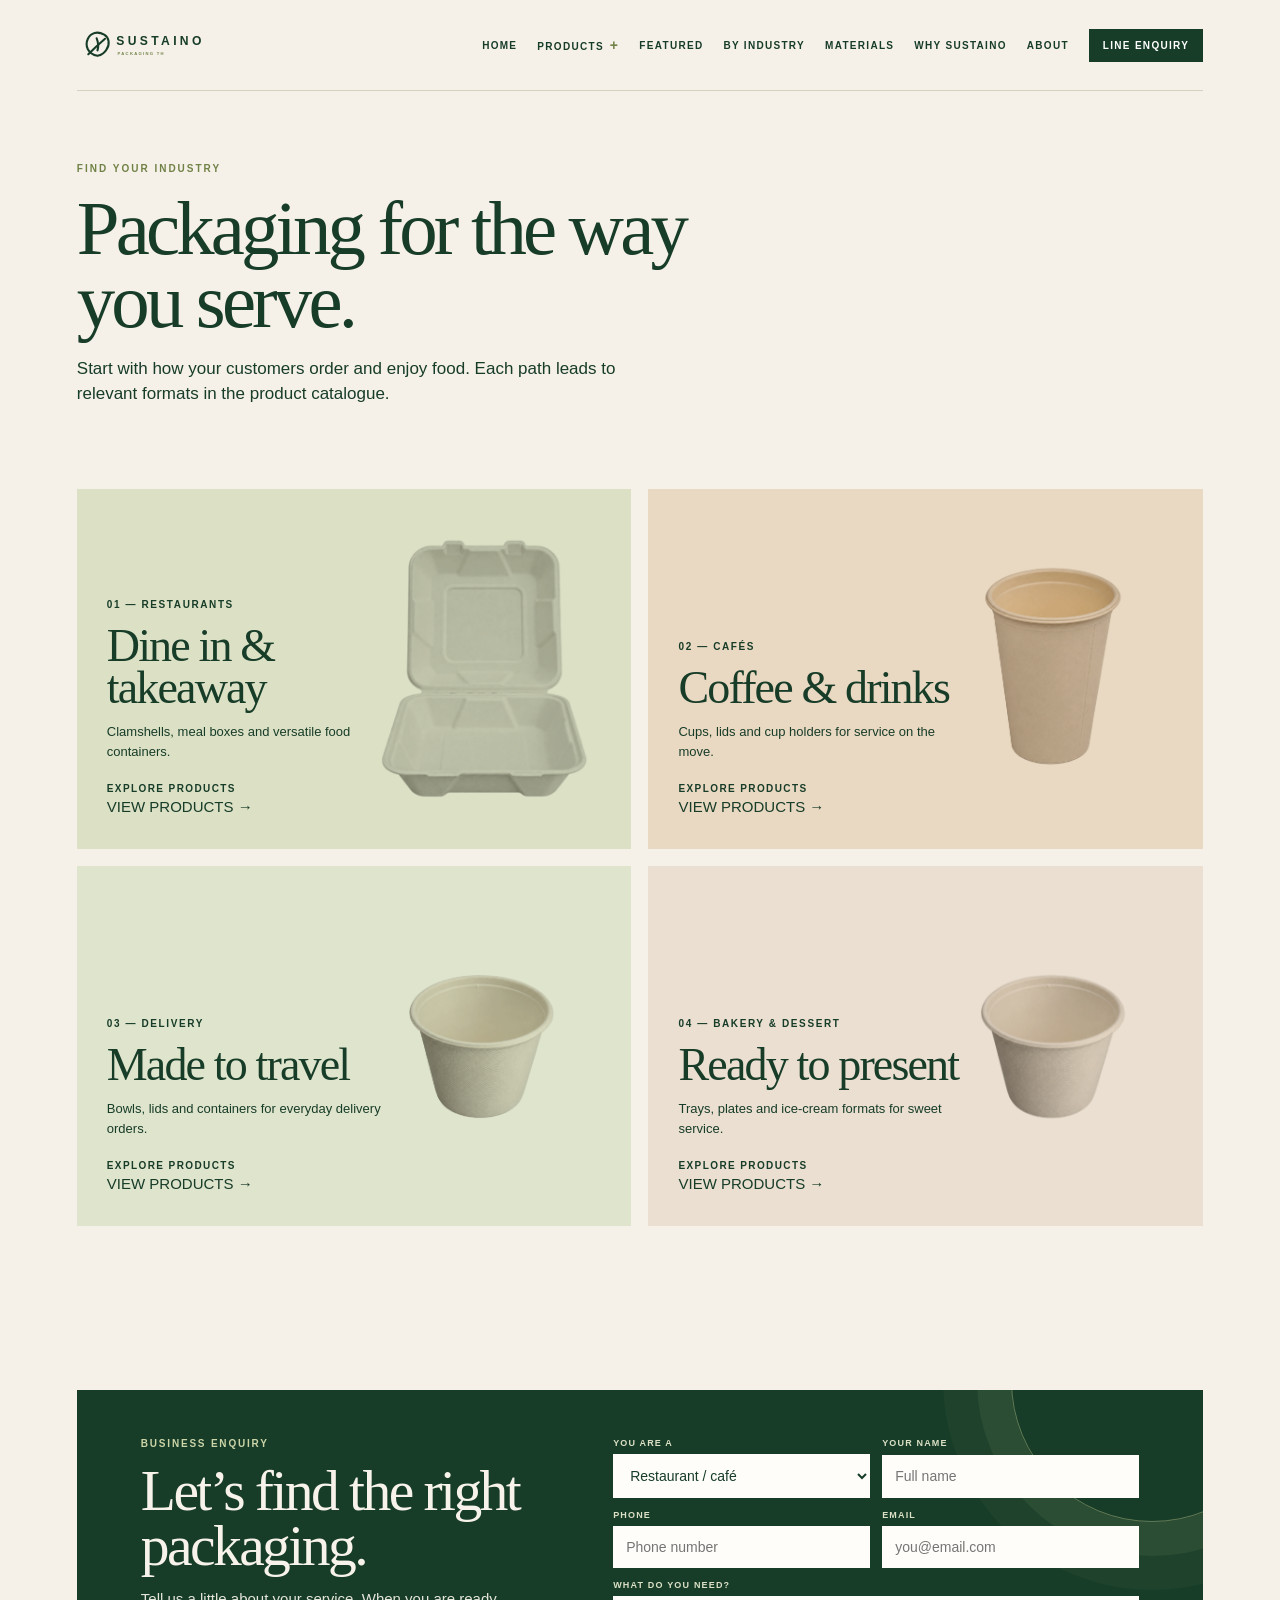
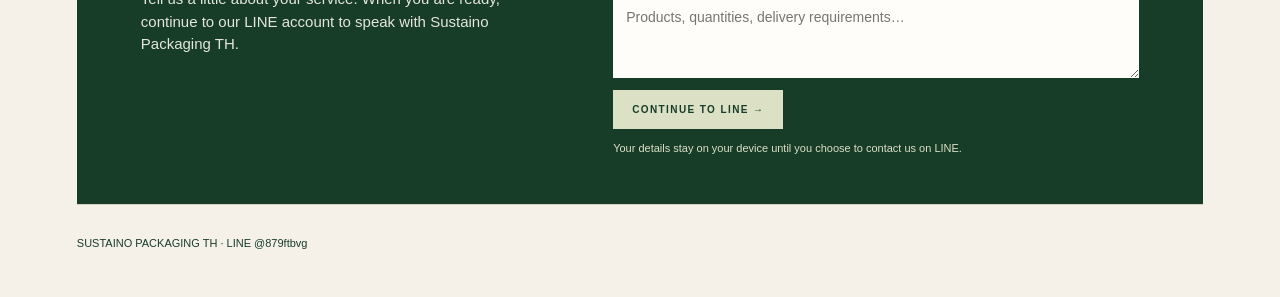
<file: industry.html>
<!doctype html><html lang="en"><head><meta charset="utf-8"><meta name="viewport" content="width=device-width,initial-scale=1"><title>Packaging by Industry | Sustaino Packaging TH</title><style>:root{--ink:#173c28;--paper:#f5f1e8;--sage:#dce1c6;--sand:#ead9c2;--line:#d7d0c1}*{box-sizing:border-box}body{margin:0;background:var(--paper);color:var(--ink);font:15px/1.5 Arial,sans-serif}a{color:inherit;text-decoration:none}.shell{width:min(1240px,88vw);margin:auto}.nav{height:90px;display:flex;align-items:center;justify-content:space-between}.logo img{width:188px;display:block}.links{display:flex;gap:24px;align-items:center;font-size:10px;font-weight:bold;letter-spacing:.14em}.cta{padding:11px 15px;background:var(--ink);color:#fff}.intro{padding:70px 0 40px;border-top:1px solid var(--line)}.eyebrow{font-size:10px;letter-spacing:.2em;font-weight:bold;color:#718247}.intro h1{font:400 clamp(52px,6vw,84px)/.95 Georgia,serif;letter-spacing:-.05em;max-width:700px;margin:17px 0}.intro p{max-width:580px;font-size:17px}.grid{display:grid;grid-template-columns:repeat(2,1fr);gap:17px;padding:25px 0 90px}.card{min-height:360px;position:relative;overflow:hidden;padding:30px;display:flex;flex-direction:column;justify-content:end;background:var(--sage);transition:.3s}.card:nth-child(2){background:var(--sand)}.card:nth-child(3){background:#dfe4cc}.card:nth-child(4){background:#eadfd0}.card:hover{transform:translateY(-6px);box-shadow:0 18px 30px #173c2820}.card img{position:absolute;right:-4%;top:0;width:61%;height:100%;object-fit:contain;mix-blend-mode:multiply}.card>div{position:relative;max-width:58%}.no{font-size:10px;letter-spacing:.16em;font-weight:bold}.card h2{font:400 46px/.92 Georgia,serif;letter-spacing:-.04em;margin:13px 0}.card p{font-size:13px}.go{font-size:10px;font-weight:bold;letter-spacing:.14em;margin-top:20px;display:block}.footer{border-top:1px solid var(--line);padding:30px 0 45px;font-size:11px}@media(max-width:800px){.shell{width:min(100% - 40px,1240px)}.nav{height:75px}.links a:not(.cta){display:none}.logo img{width:155px}.intro{padding-top:45px}.grid{grid-template-columns:1fr}.card{min-height:290px}.card h2{font-size:38px}}</style></head><body><header class="shell nav"><a class="logo" href="index.html"><img src="sustaino-logo.svg" alt="Sustaino Packaging TH"></a><nav class="links"><a href="index.html">HOME</a><a href="products.html">PRODUCTS</a><a href="featured.html">FEATURED</a><a class="cta" href="https://line.me/R/ti/p/@879ftbvg" target="_blank" rel="noopener">LINE ENQUIRY</a></nav></header><main class="shell"><section class="intro"><div class="eyebrow">FIND YOUR INDUSTRY</div><h1>Packaging for the way you serve.</h1><p>Start with how your customers order and enjoy food. Each path leads to relevant formats in the product catalogue.</p></section><section class="grid"><article class="card"><img src="hero-clamshell-cutout-web.png" alt=""><div><div class="no">01 — RESTAURANTS</div><h2>Dine in &amp; takeaway</h2><p>Clamshells, meal boxes and versatile food containers.</p><span class="go">EXPLORE PRODUCTS</span><a class="add-enquiry" href="products.html?category=Meal%20Boxes%20%26%20Takeaway%20Containers">VIEW PRODUCTS →</a></div></article><article class="card"><img src="hero-cup-cutout-web.png" alt=""><div><div class="no">02 — CAFÉS</div><h2>Coffee &amp; drinks</h2><p>Cups, lids and cup holders for service on the move.</p><span class="go">EXPLORE PRODUCTS</span><a class="add-enquiry" href="products.html?category=Cups%20%26%20Beverage%20Lids">VIEW PRODUCTS →</a></div></article><article class="card"><img src="hero-bowl-cutout-web.png" alt=""><div><div class="no">03 — DELIVERY</div><h2>Made to travel</h2><p>Bowls, lids and containers for everyday delivery orders.</p><span class="go">EXPLORE PRODUCTS</span><a class="add-enquiry" href="products.html?category=Bowls%20%26%20Soup%20Containers">VIEW PRODUCTS →</a></div></article><article class="card"><img src="hero-bowl-cutout-web.png" alt=""><div><div class="no">04 — BAKERY &amp; DESSERT</div><h2>Ready to present</h2><p>Trays, plates and ice-cream formats for sweet service.</p><span class="go">EXPLORE PRODUCTS</span><a class="add-enquiry" href="products.html?category=Trays%20%26%20Plates">VIEW PRODUCTS →</a></div></article></section></main><footer class="shell footer">SUSTAINO PACKAGING TH · <a href="https://line.me/R/ti/p/@879ftbvg" target="_blank" rel="noopener">LINE @879ftbvg</a></footer><script src="site-nav.js"></script></body></html>
</file>
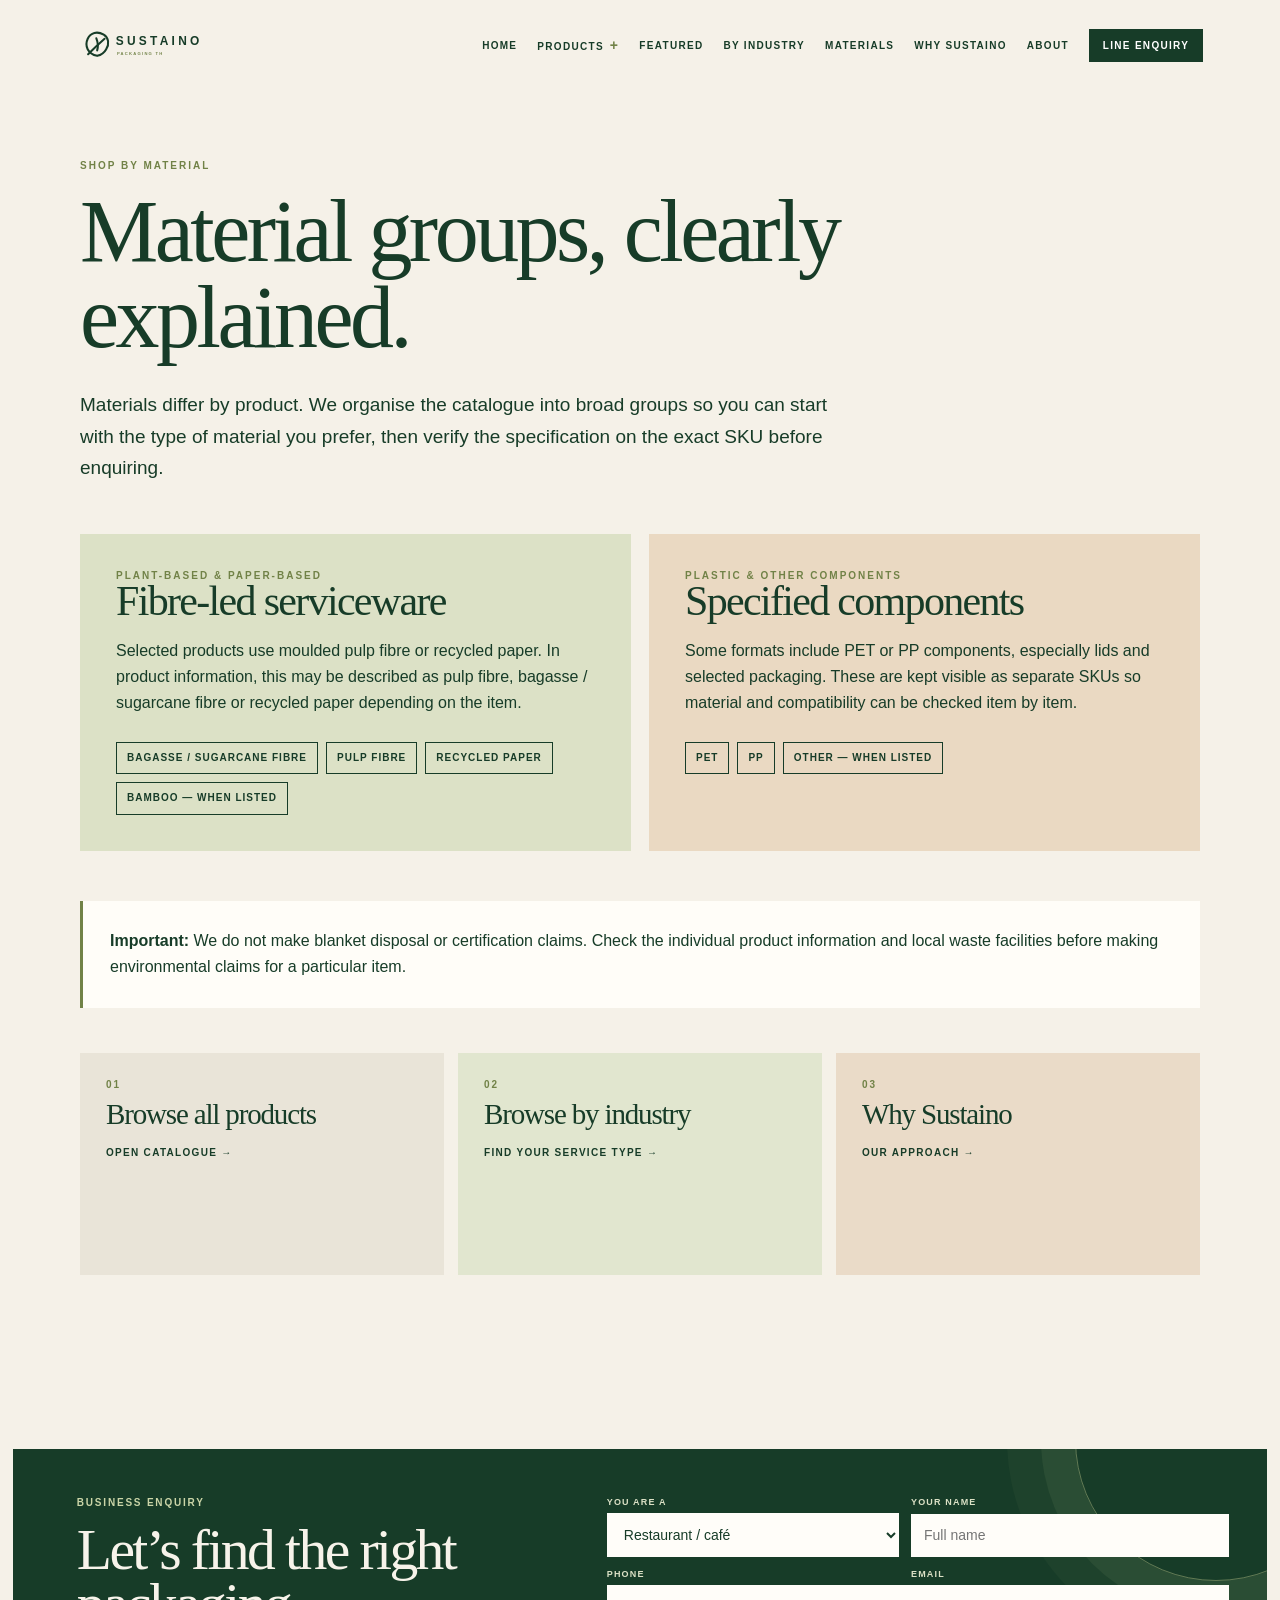
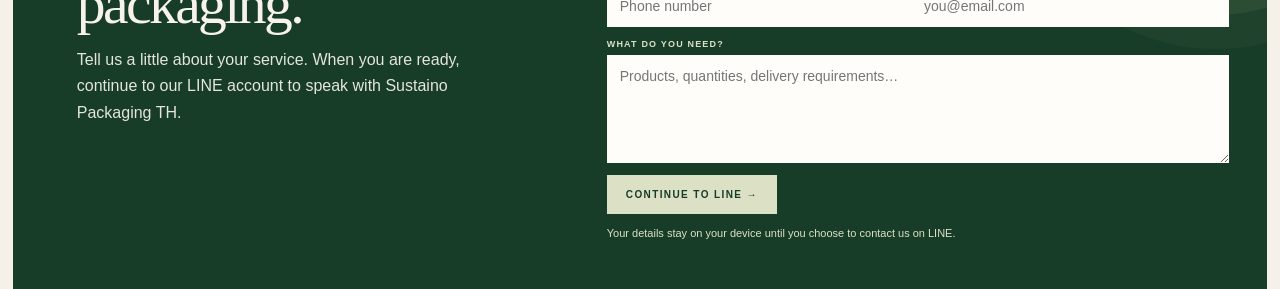
<file: materials.html>
<!doctype html><html lang="en"><head><meta charset="utf-8"><meta name="viewport" content="width=device-width,initial-scale=1"><title>Materials | Sustaino Packaging TH</title><style>body{margin:0;background:#f5f1e8;color:#173c28;font:16px/1.65 Arial,sans-serif}a{color:inherit;text-decoration:none}main{max-width:1120px;width:88vw;margin:auto;padding:70px 0 100px}.tag{font:700 10px Arial,sans-serif;letter-spacing:.2em;color:#718247}h1,h2,h3{font-family:Georgia,serif;font-weight:400;line-height:.98;letter-spacing:-.04em}h1{font-size:clamp(54px,7vw,88px);max-width:760px;margin:18px 0 28px}.lead{font-size:19px;max-width:750px}.split{display:grid;grid-template-columns:1fr 1fr;gap:18px;margin:50px 0}.group{padding:36px;background:#dce1c6}.group:nth-child(2){background:#ead9c2}.group h2{font-size:42px;margin:0 0 14px}.tags{display:flex;gap:8px;flex-wrap:wrap;margin-top:25px}.tags span{border:1px solid #173c28;padding:7px 10px;font-size:10px;font-weight:bold;letter-spacing:.1em}.note{padding:27px;background:#fffdf8;border-left:3px solid #718247}.routes{display:grid;grid-template-columns:repeat(3,1fr);gap:14px;margin-top:45px}.route{padding:26px;background:#e9e4d8;min-height:170px}.route:nth-child(2){background:#e1e6cf}.route:nth-child(3){background:#eadbc8}.route h3{font-size:29px;margin:10px 0}.route a{font-size:10px;font-weight:bold;letter-spacing:.13em}@media(max-width:720px){main{padding-top:42px}.split,.routes{grid-template-columns:1fr}.lead{font-size:17px}}</style></head><body><nav></nav><main><div class="tag">SHOP BY MATERIAL</div><h1>Material groups, clearly explained.</h1><p class="lead">Materials differ by product. We organise the catalogue into broad groups so you can start with the type of material you prefer, then verify the specification on the exact SKU before enquiring.</p><section class="split"><article class="group"><div class="tag">PLANT-BASED &amp; PAPER-BASED</div><h2>Fibre-led serviceware</h2><p>Selected products use moulded pulp fibre or recycled paper. In product information, this may be described as pulp fibre, bagasse / sugarcane fibre or recycled paper depending on the item.</p><div class="tags"><span>BAGASSE / SUGARCANE FIBRE</span><span>PULP FIBRE</span><span>RECYCLED PAPER</span><span>BAMBOO — WHEN LISTED</span></div></article><article class="group"><div class="tag">PLASTIC &amp; OTHER COMPONENTS</div><h2>Specified components</h2><p>Some formats include PET or PP components, especially lids and selected packaging. These are kept visible as separate SKUs so material and compatibility can be checked item by item.</p><div class="tags"><span>PET</span><span>PP</span><span>OTHER — WHEN LISTED</span></div></article></section><aside class="note"><strong>Important:</strong> We do not make blanket disposal or certification claims. Check the individual product information and local waste facilities before making environmental claims for a particular item.</aside><section class="routes"><article class="route"><div class="tag">01</div><h3>Browse all products</h3><a href="products.html">OPEN CATALOGUE →</a></article><article class="route"><div class="tag">02</div><h3>Browse by industry</h3><a href="industry.html">FIND YOUR SERVICE TYPE →</a></article><article class="route"><div class="tag">03</div><h3>Why Sustaino</h3><a href="why-sustaino.html">OUR APPROACH →</a></article></section></main><script src="site-nav.js"></script></body></html>
</file>
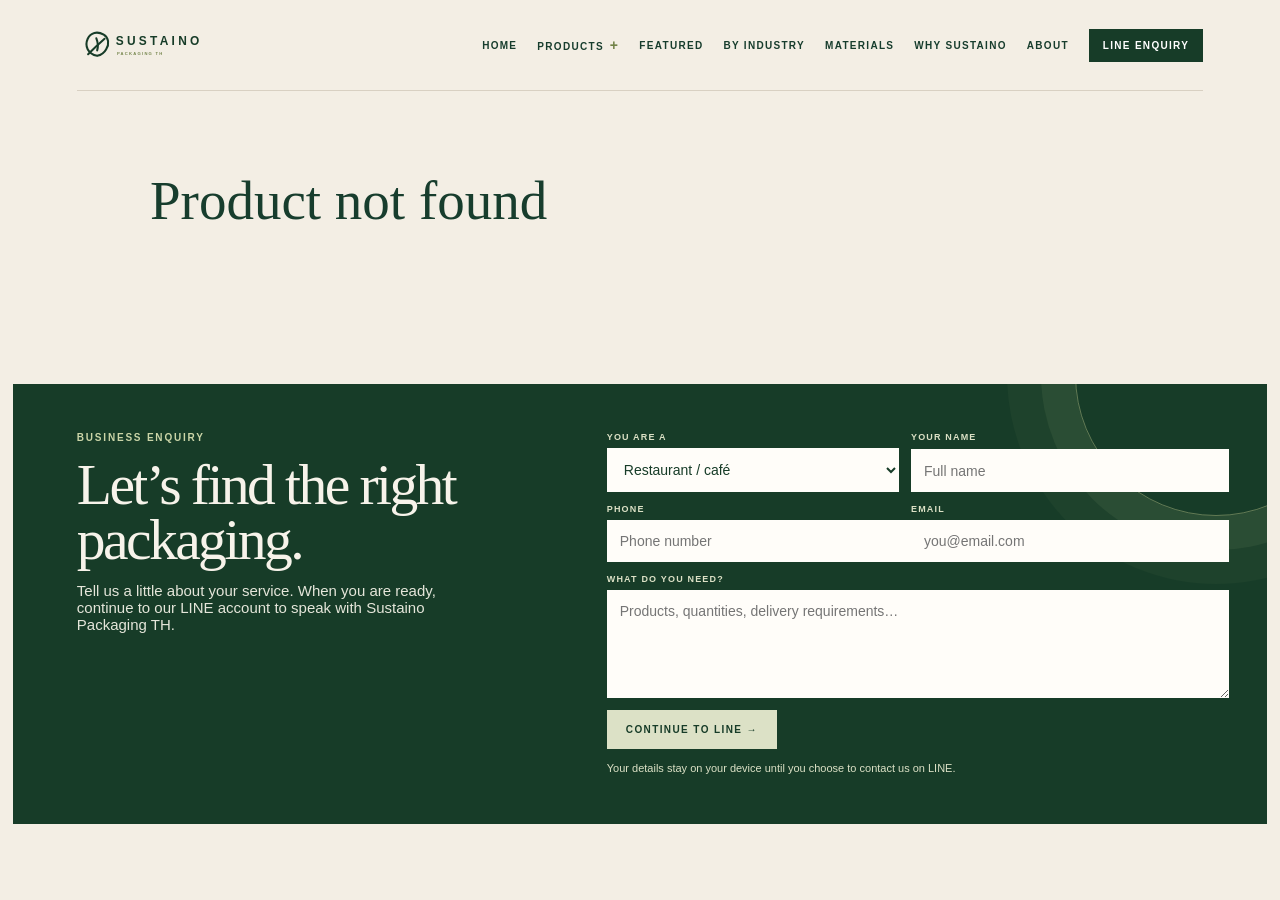
<file: product.html>
<!doctype html><html><head><meta charset="utf-8"><meta name="viewport" content="width=device-width,initial-scale=1"><title>Product | Sustaino</title><link rel="stylesheet" href="site.css"><style>.detail{max-width:980px;margin:auto;padding:70px 7%;display:grid;grid-template-columns:1fr 1fr;gap:60px}.detail .photo{height:420px;border-radius:18px}.detail h1{font-size:55px}.line{background:#06c755}.line svg{vertical-align:middle;margin-right:8px}@media(max-width:700px){.detail{grid-template-columns:1fr;gap:28px}}</style></head><body><nav><a class="brand" href="index.html">SUSTAINO</a><a href="products.html">BACK TO PRODUCTS</a></nav><main id="detail" class="detail"></main><script src="catalog-data.js"></script><script>let sku=new URLSearchParams(location.search).get('sku'),x=catalog.find(a=>a[0]===sku),D=document.querySelector('#detail');D.innerHTML=x?`<div class="photo" style="background-image:url(${x[6]||"catalog-placeholder.png"})"></div><div><small>${x[2]}</small><h1>${x[1]}</h1><p>SKU: ${x[0]}</p><p><b>Dimensions</b><br>${x[3]}</p><p><b>Material</b><br>${x[4]}</p><p><b>Carton quantity</b><br>${x[5]}</p><a class="line" href="https://line.me/R/ti/p/@879ftbvg"><svg width="17" height="17" viewBox="0 0 24 24" fill="white"><path d="M20 11.7c0-4-3.6-7.2-8-7.2s-8 3.2-8 7.2c0 3.6 2.8 6.6 6.6 7.1.3.1.7.2.8.5.1.2.1.6.1.8l-.1.8c0 .2-.2.9.8.5 1-.4 5.3-3.1 7.2-5.3 1.3-1.4 1.7-2.9 1.7-4.5z"/></svg>CONTACT US ON LINE @879ftbvg</a></div>`:'<h1>Product not found</h1>'</script><script src="site-nav.js"></script></body></html>
</file>
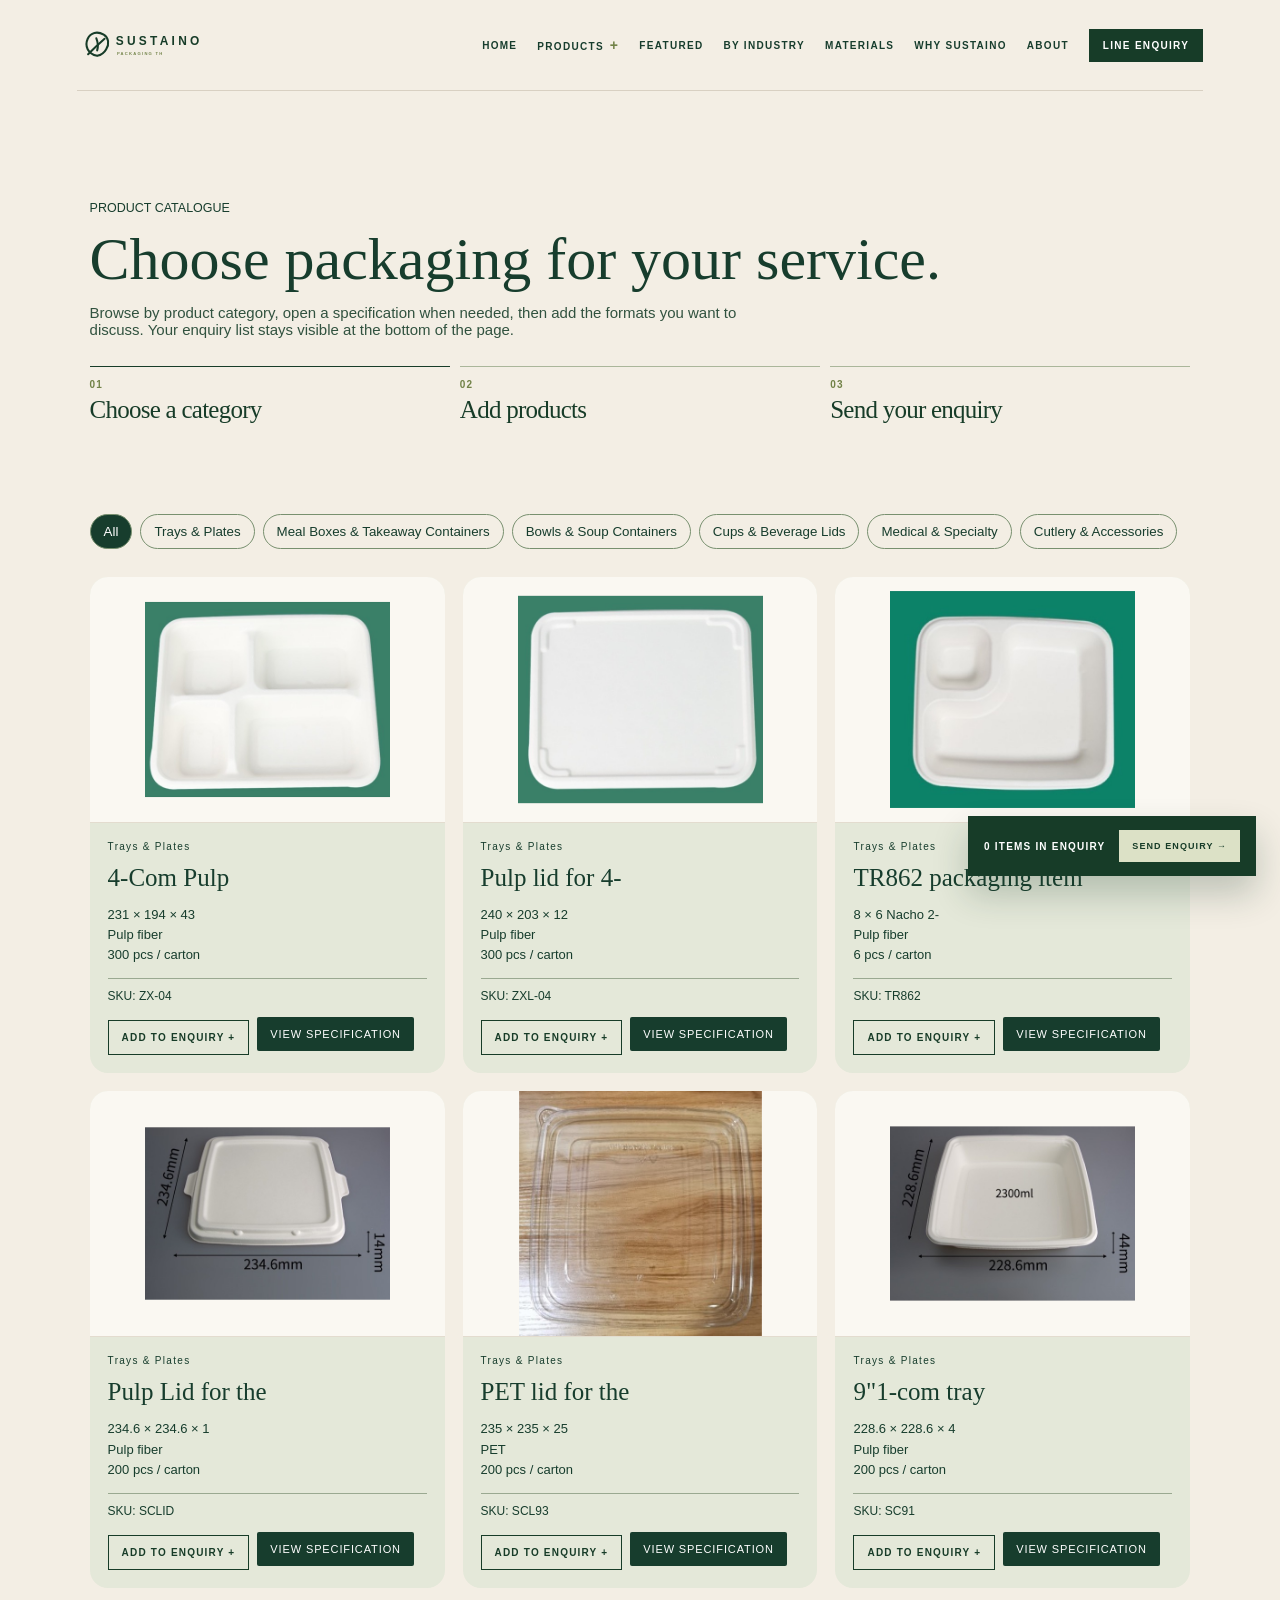
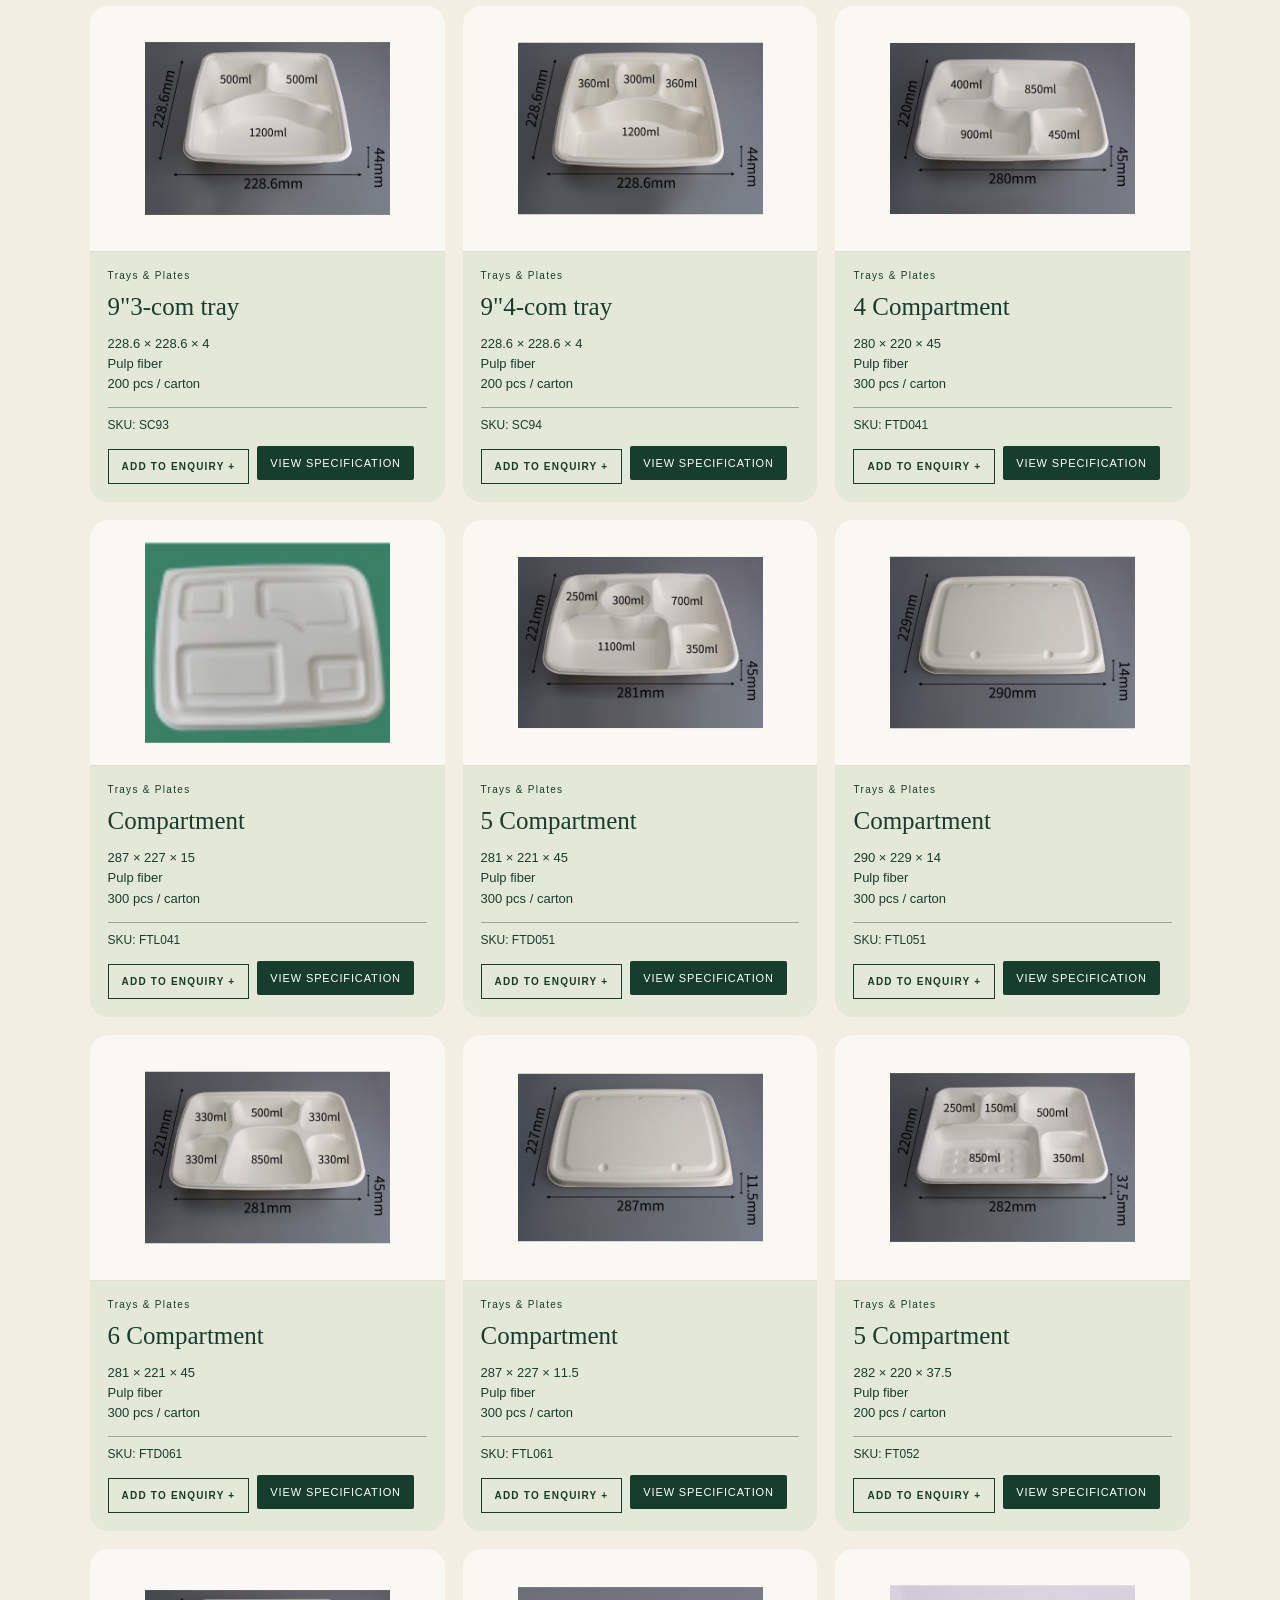
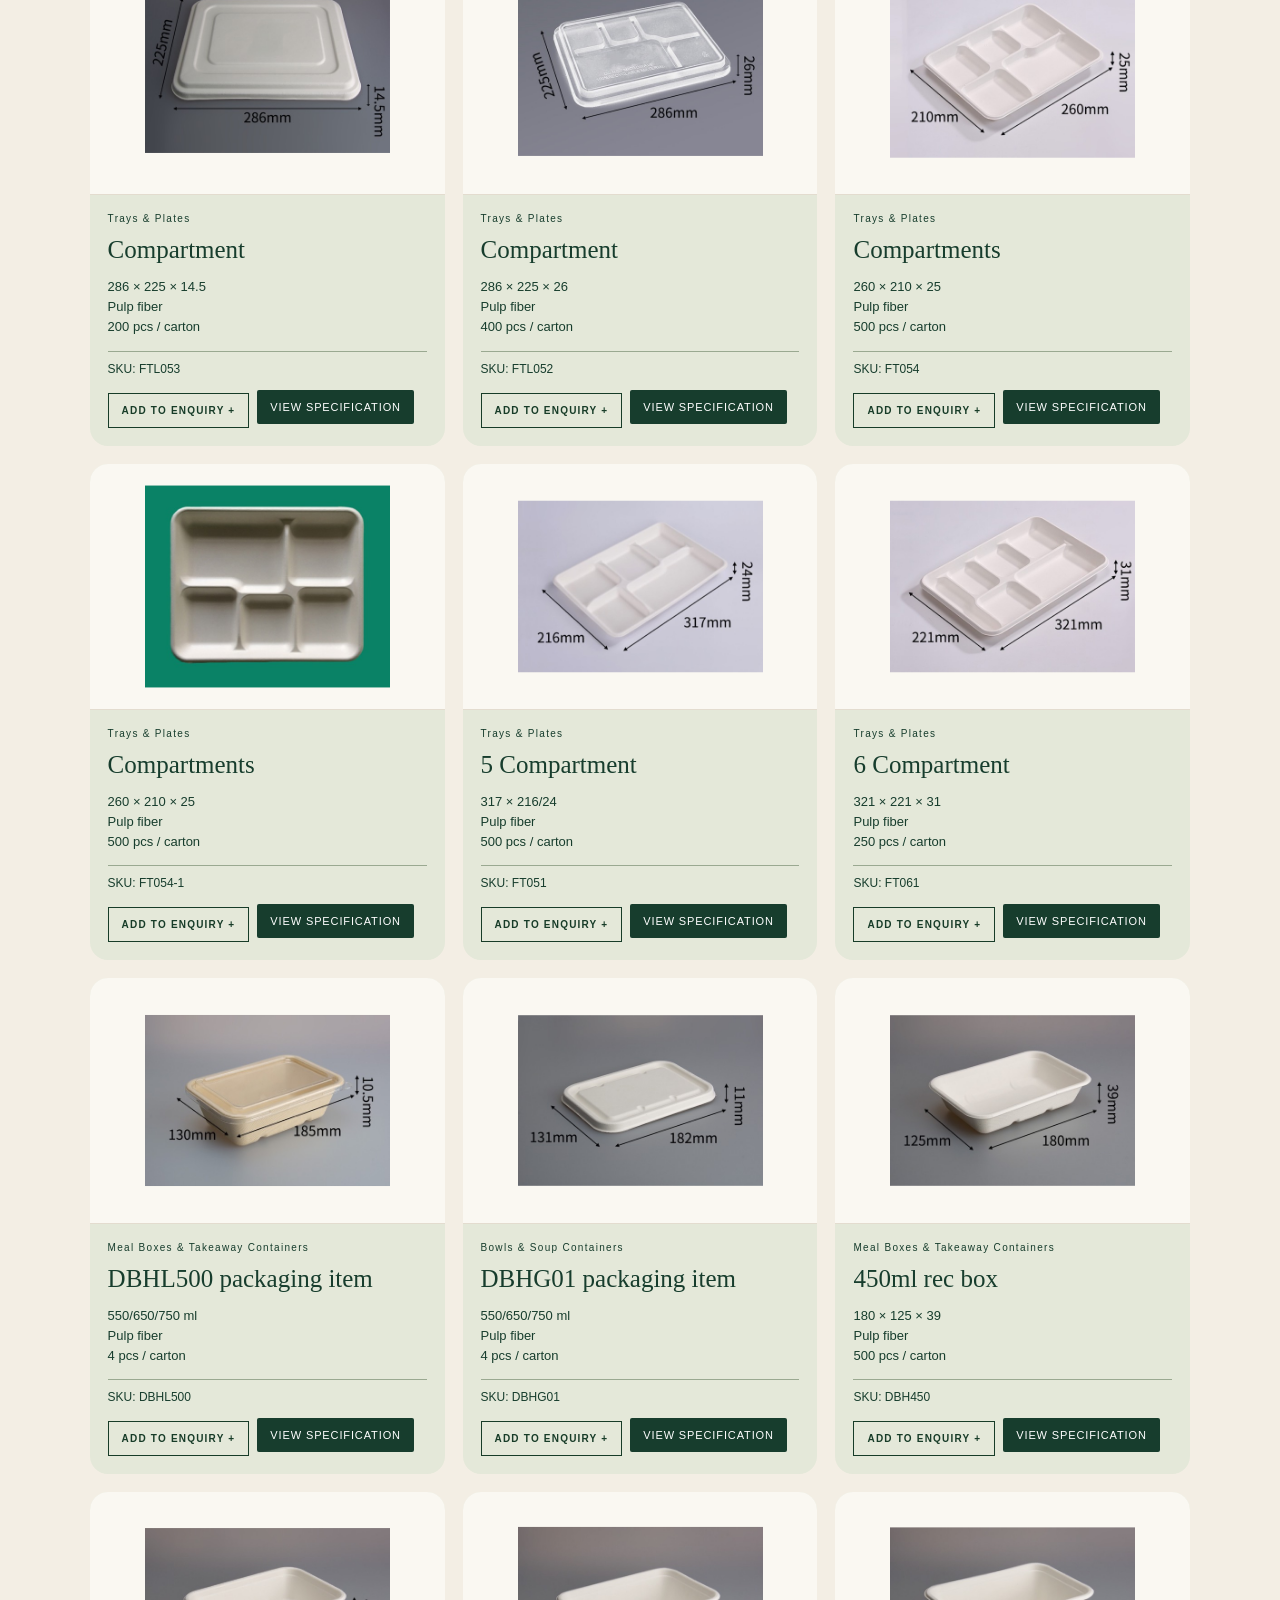
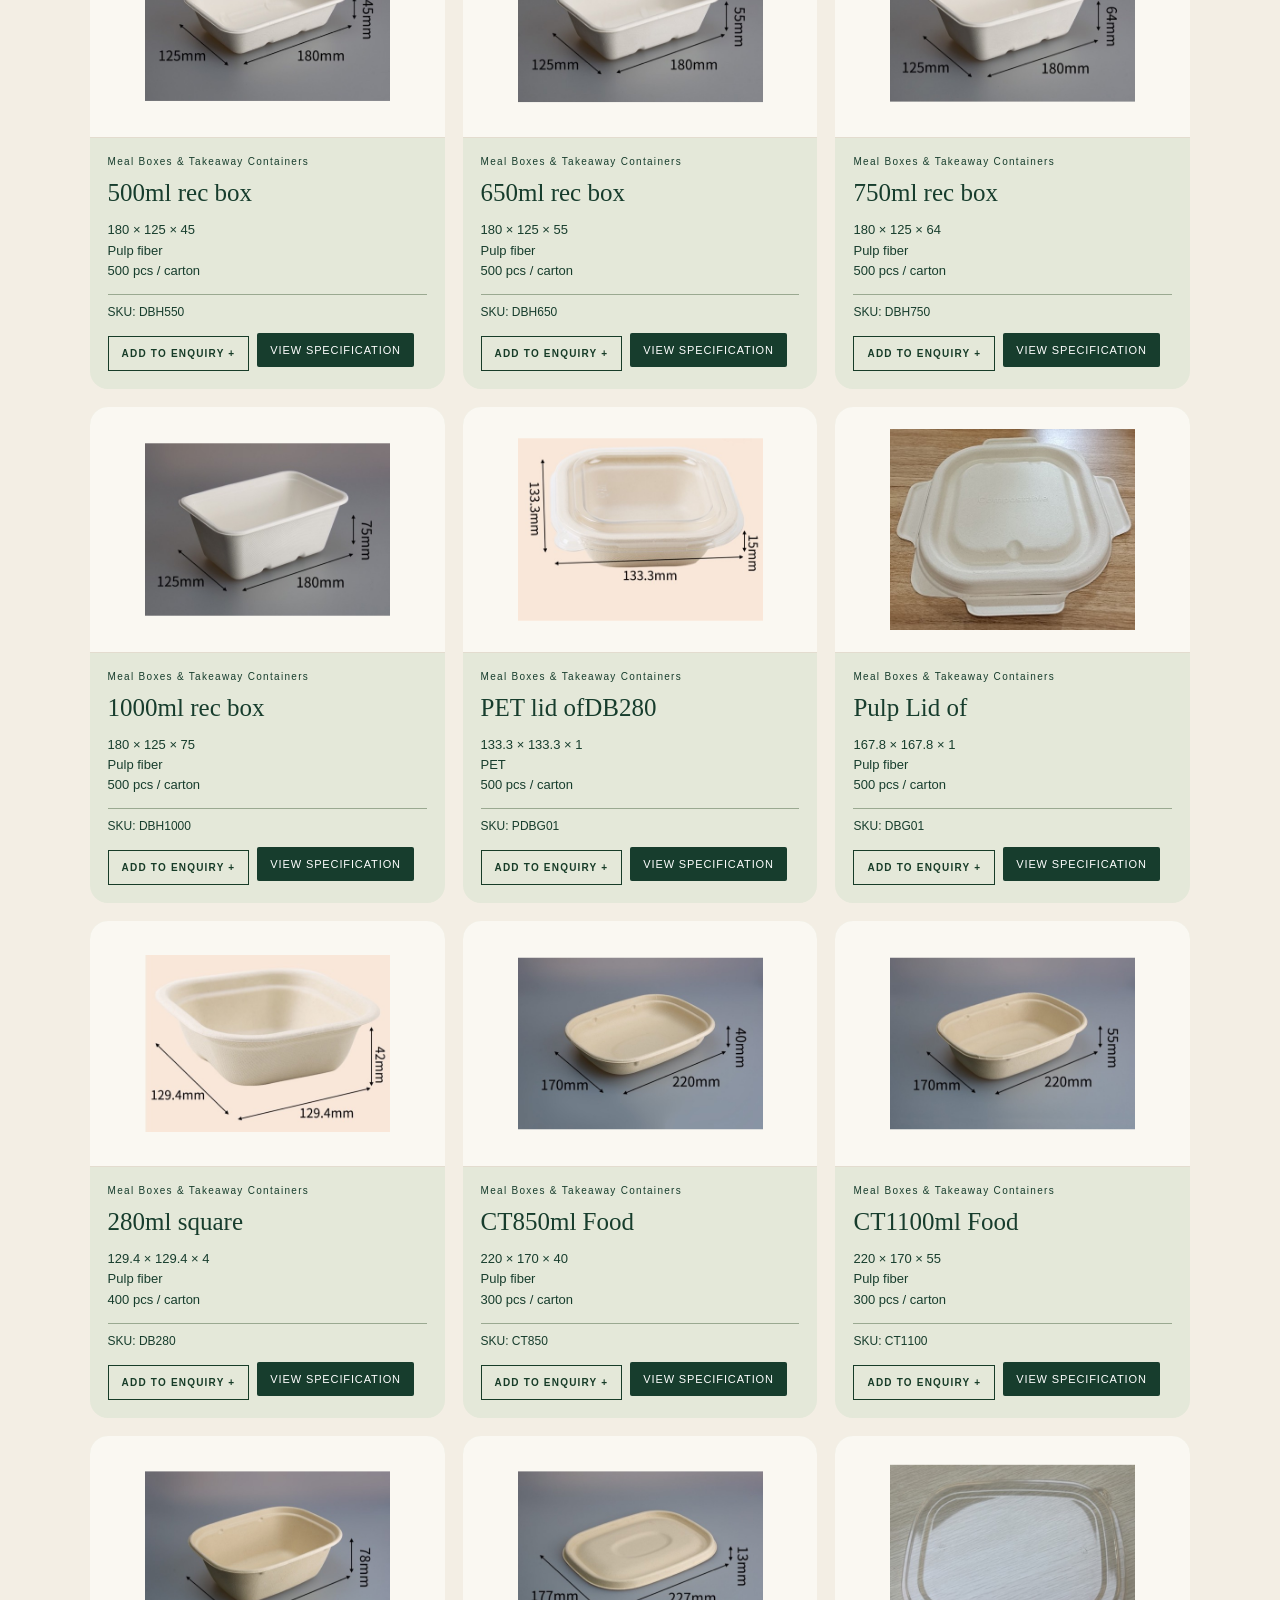
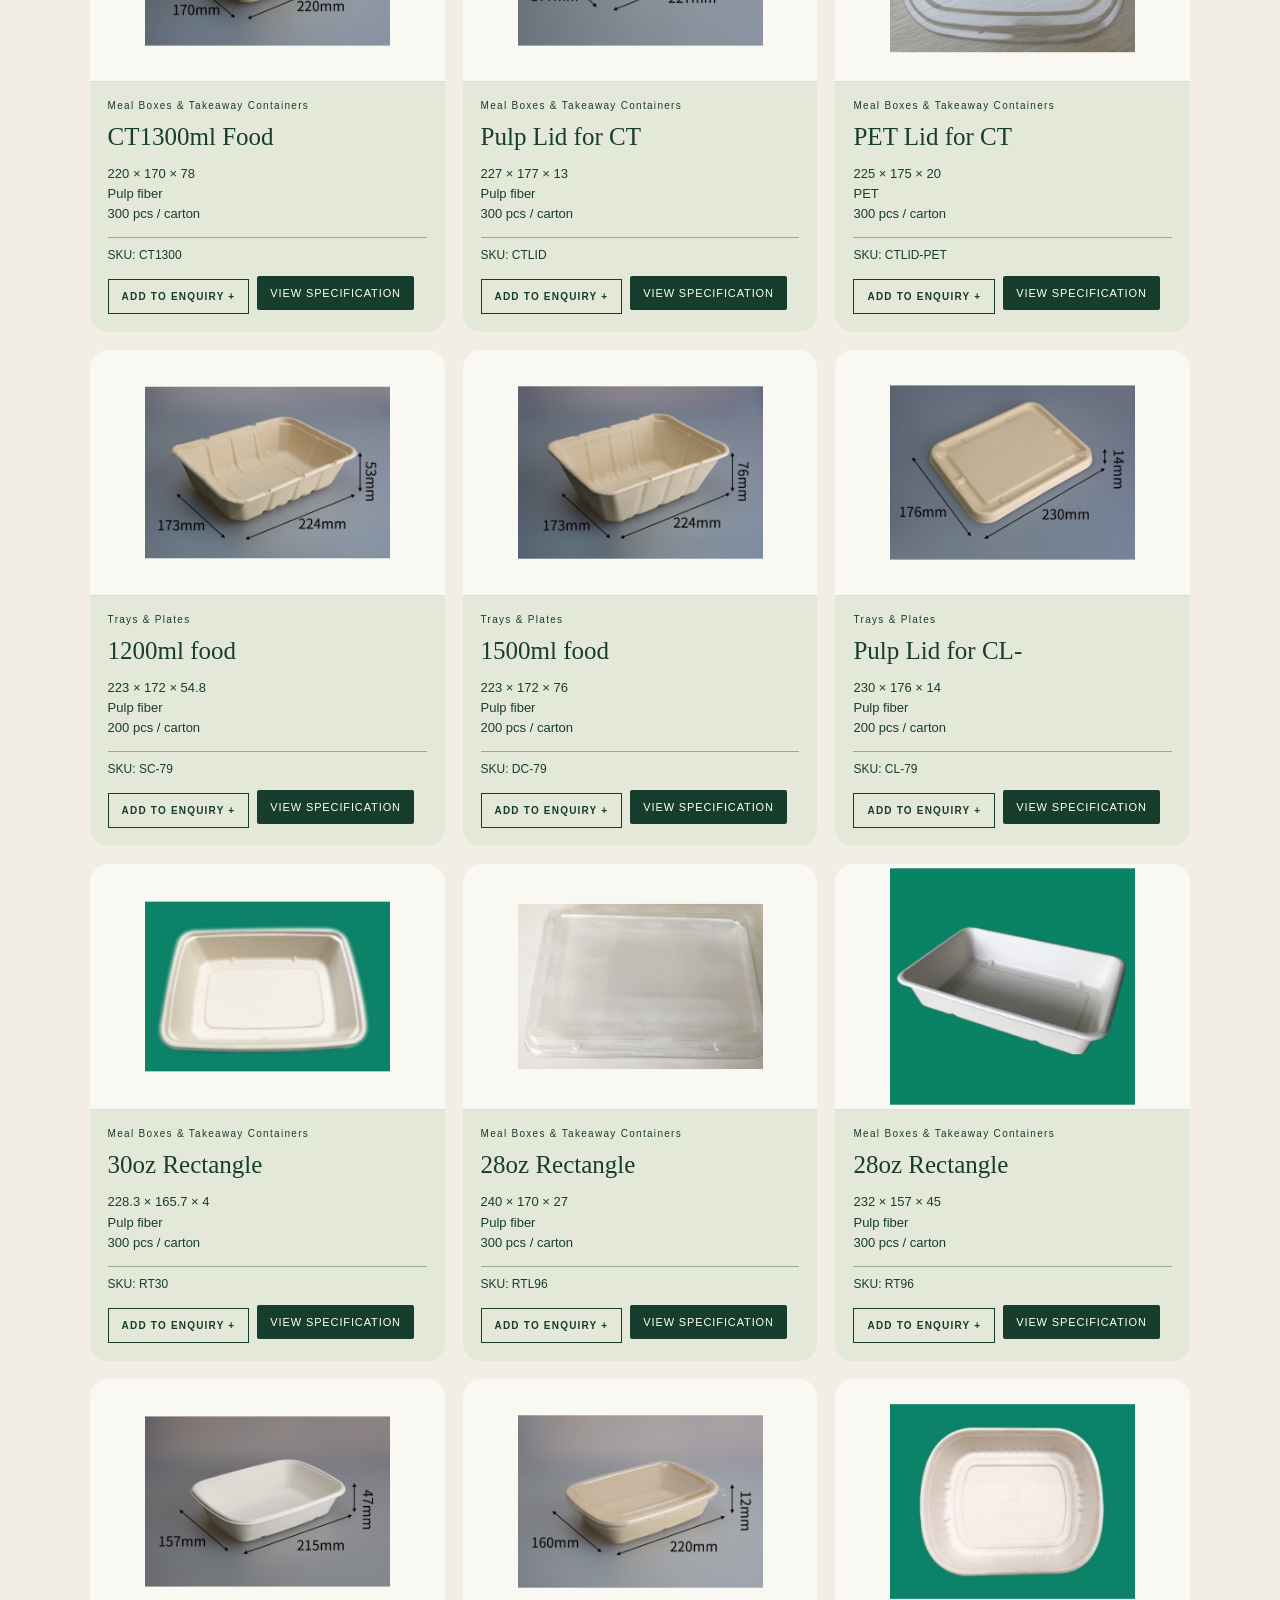
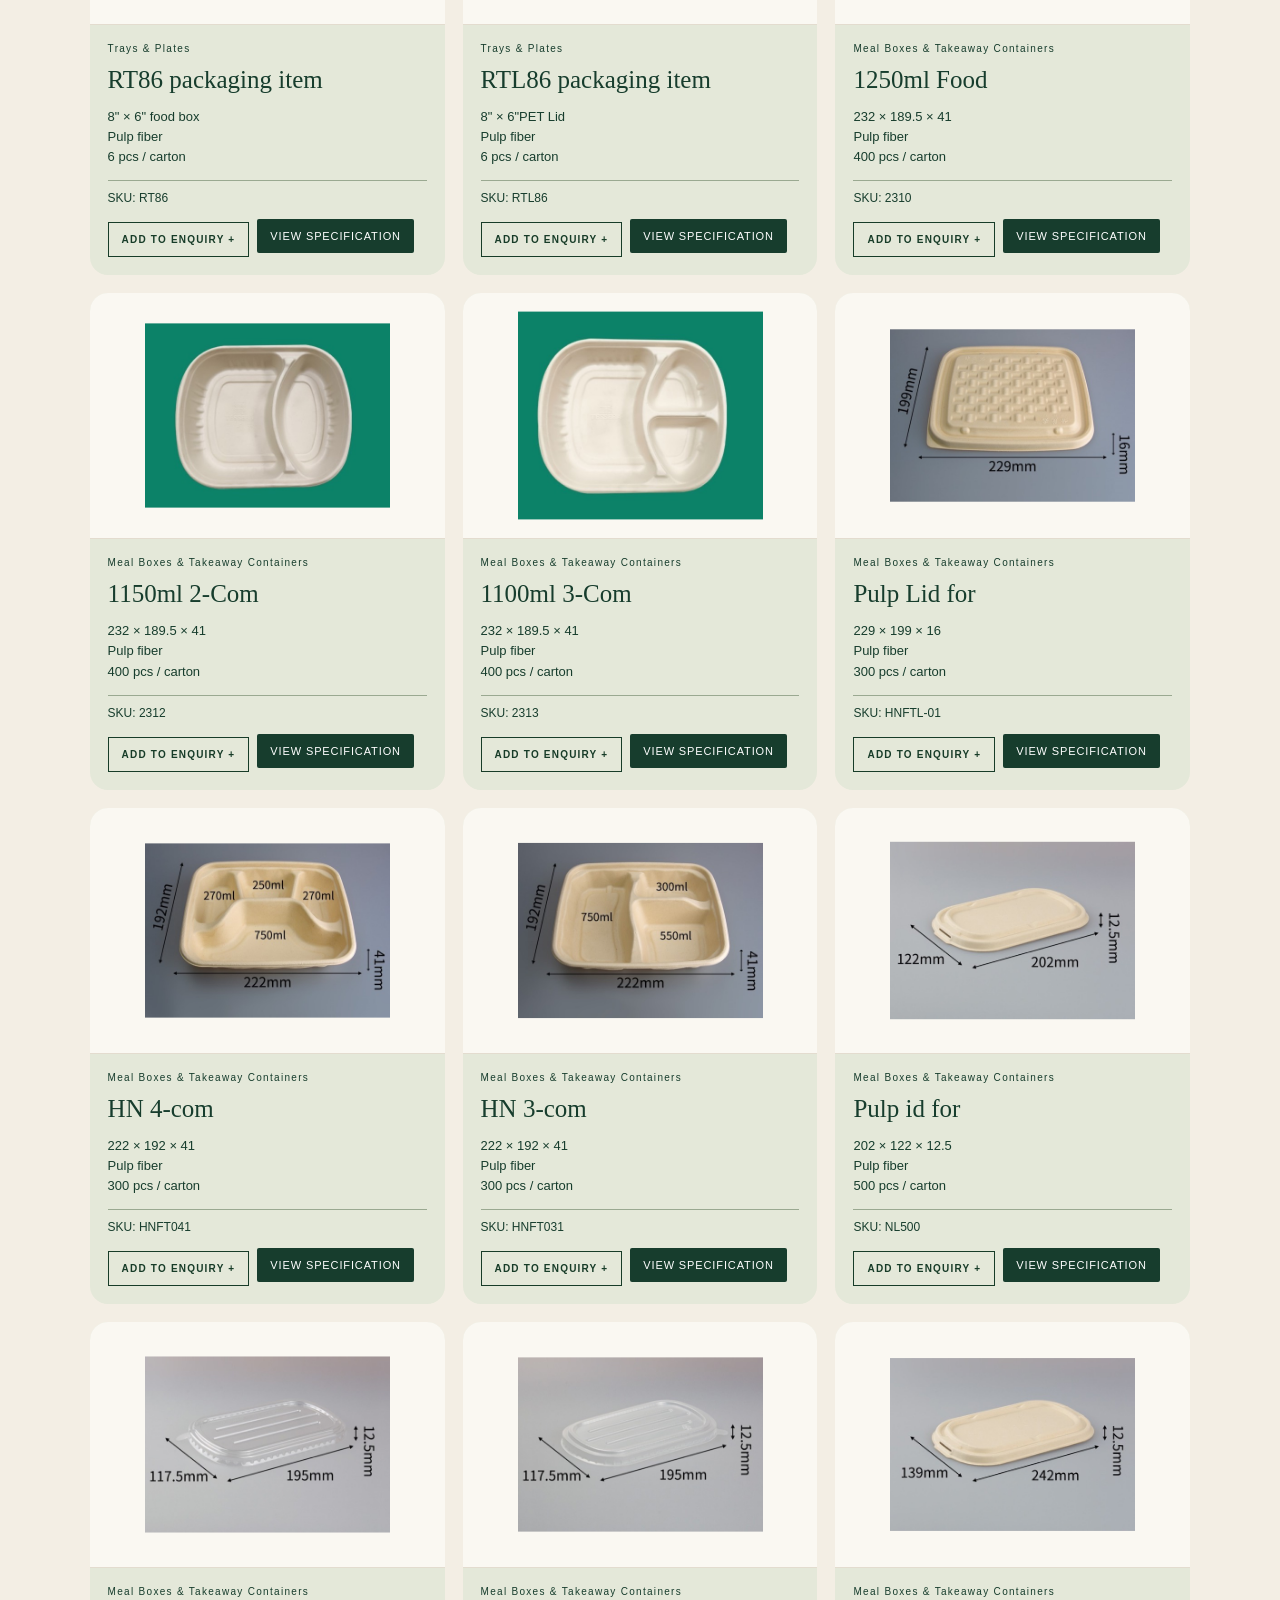
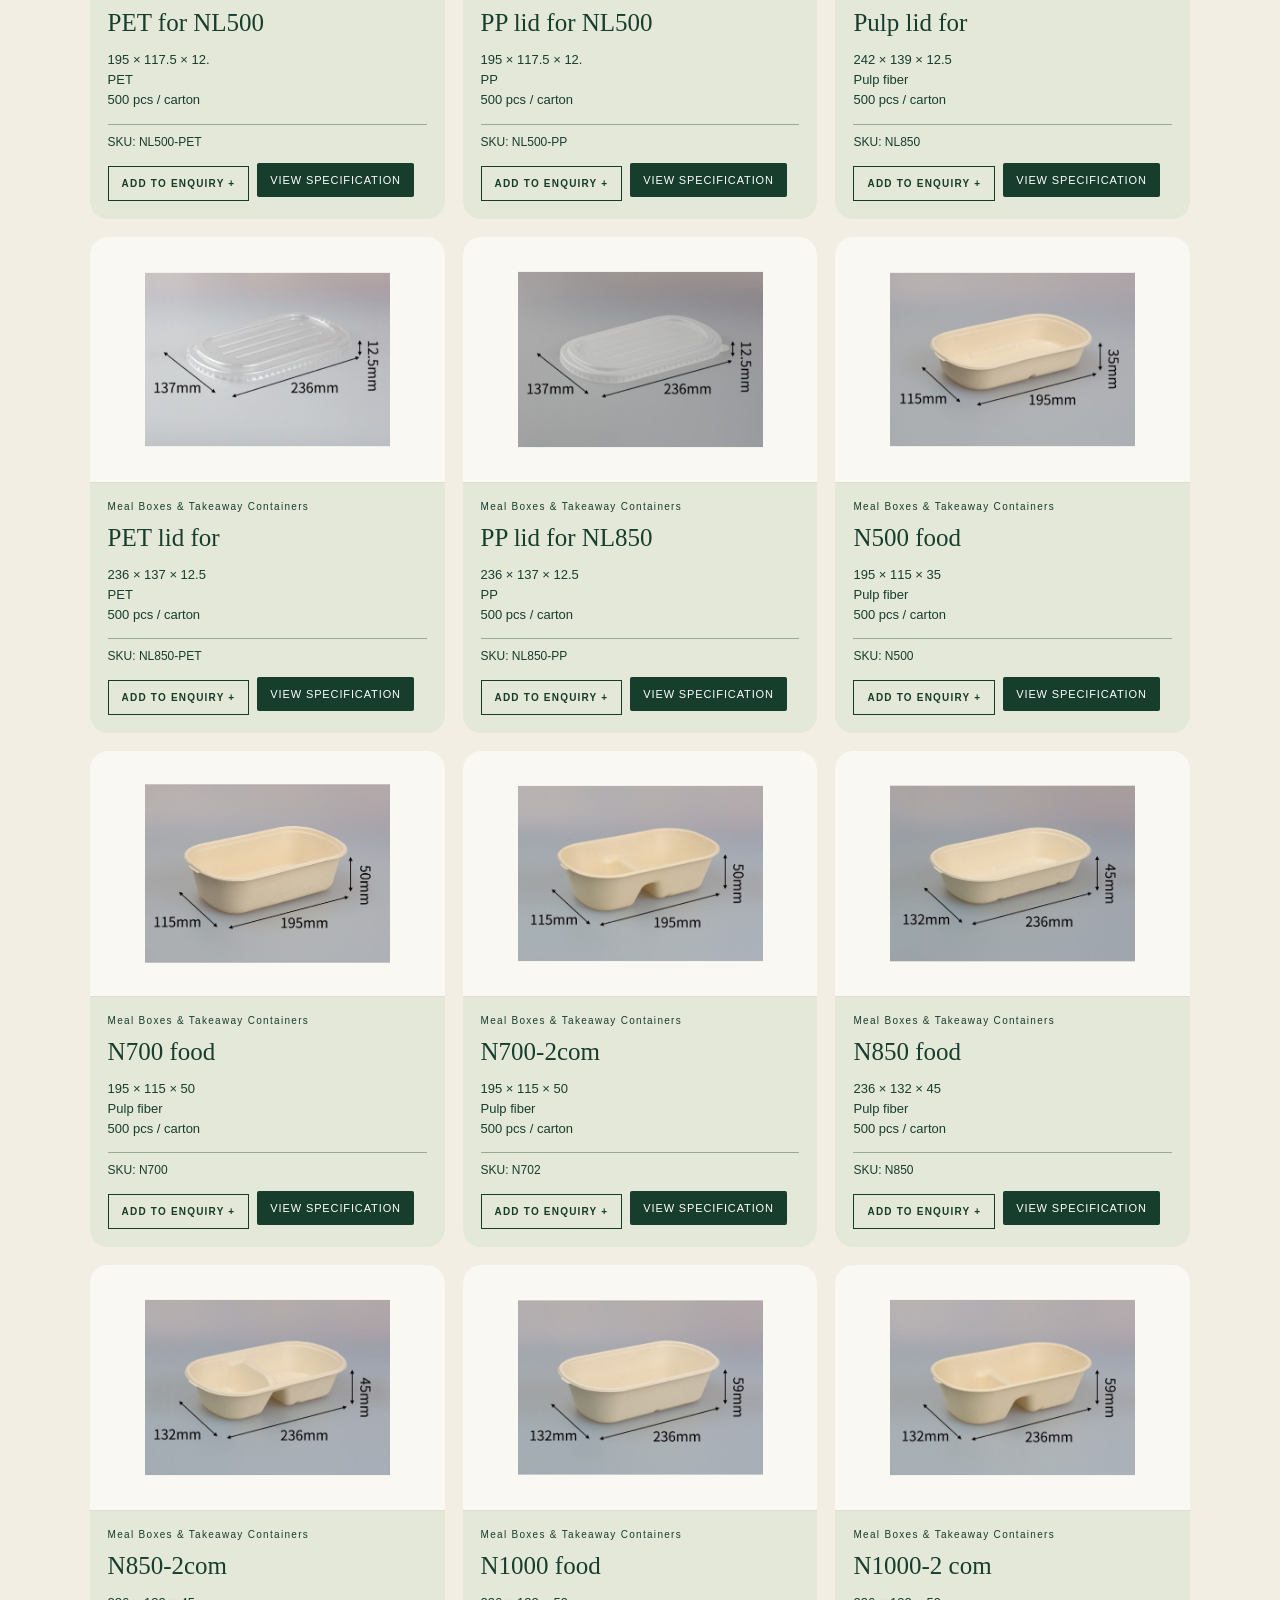
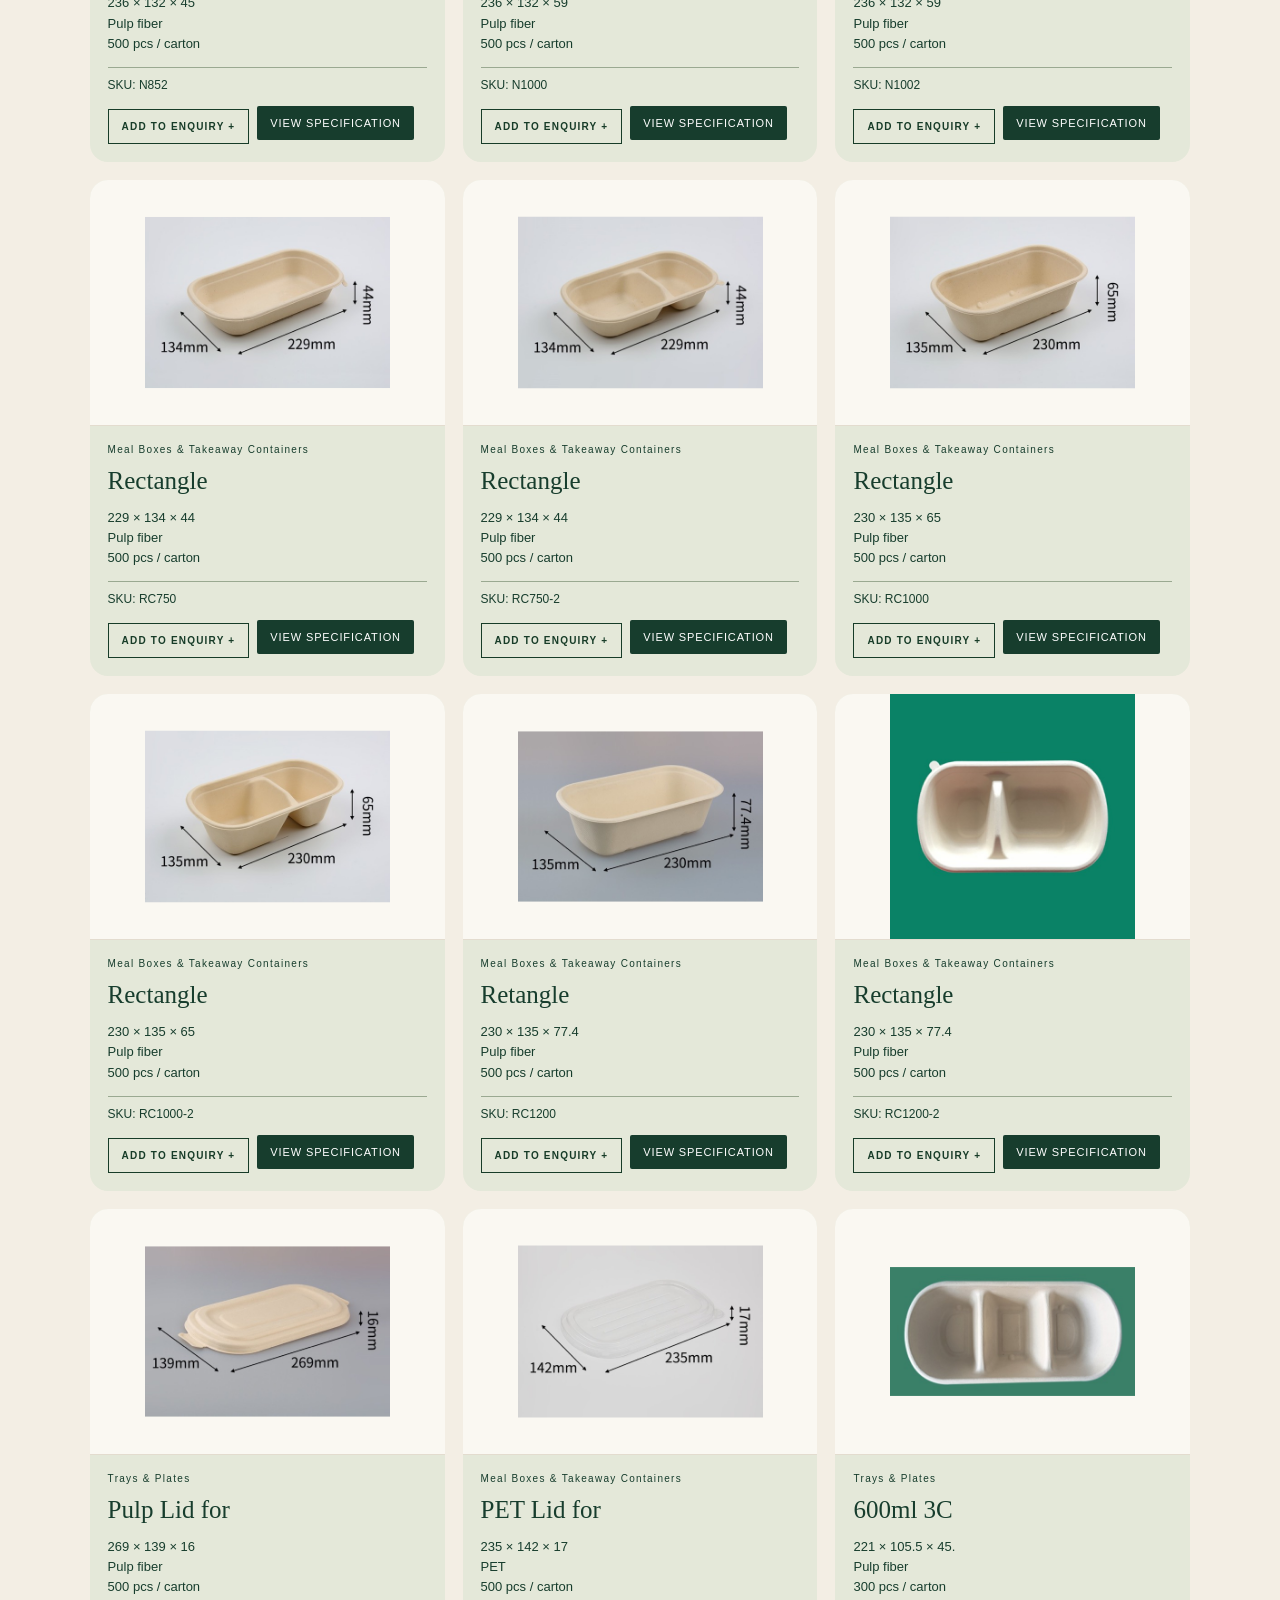
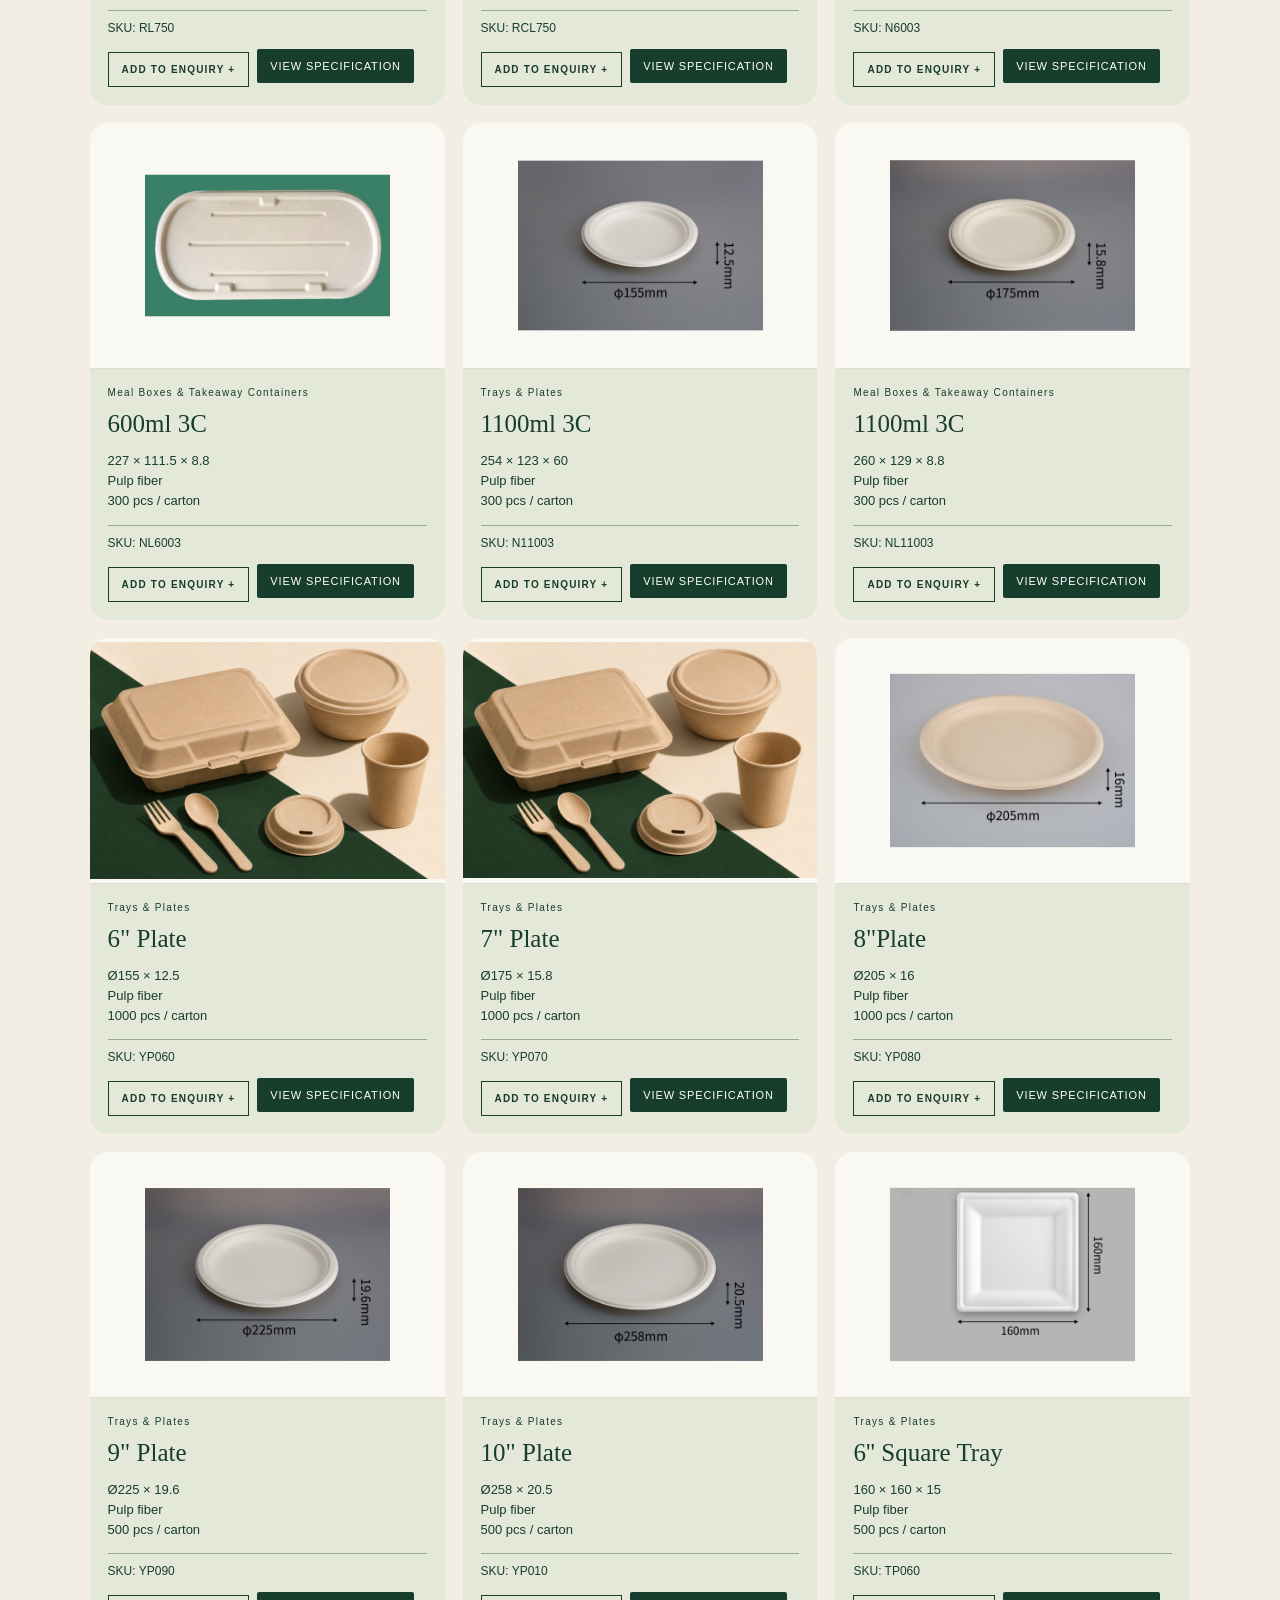
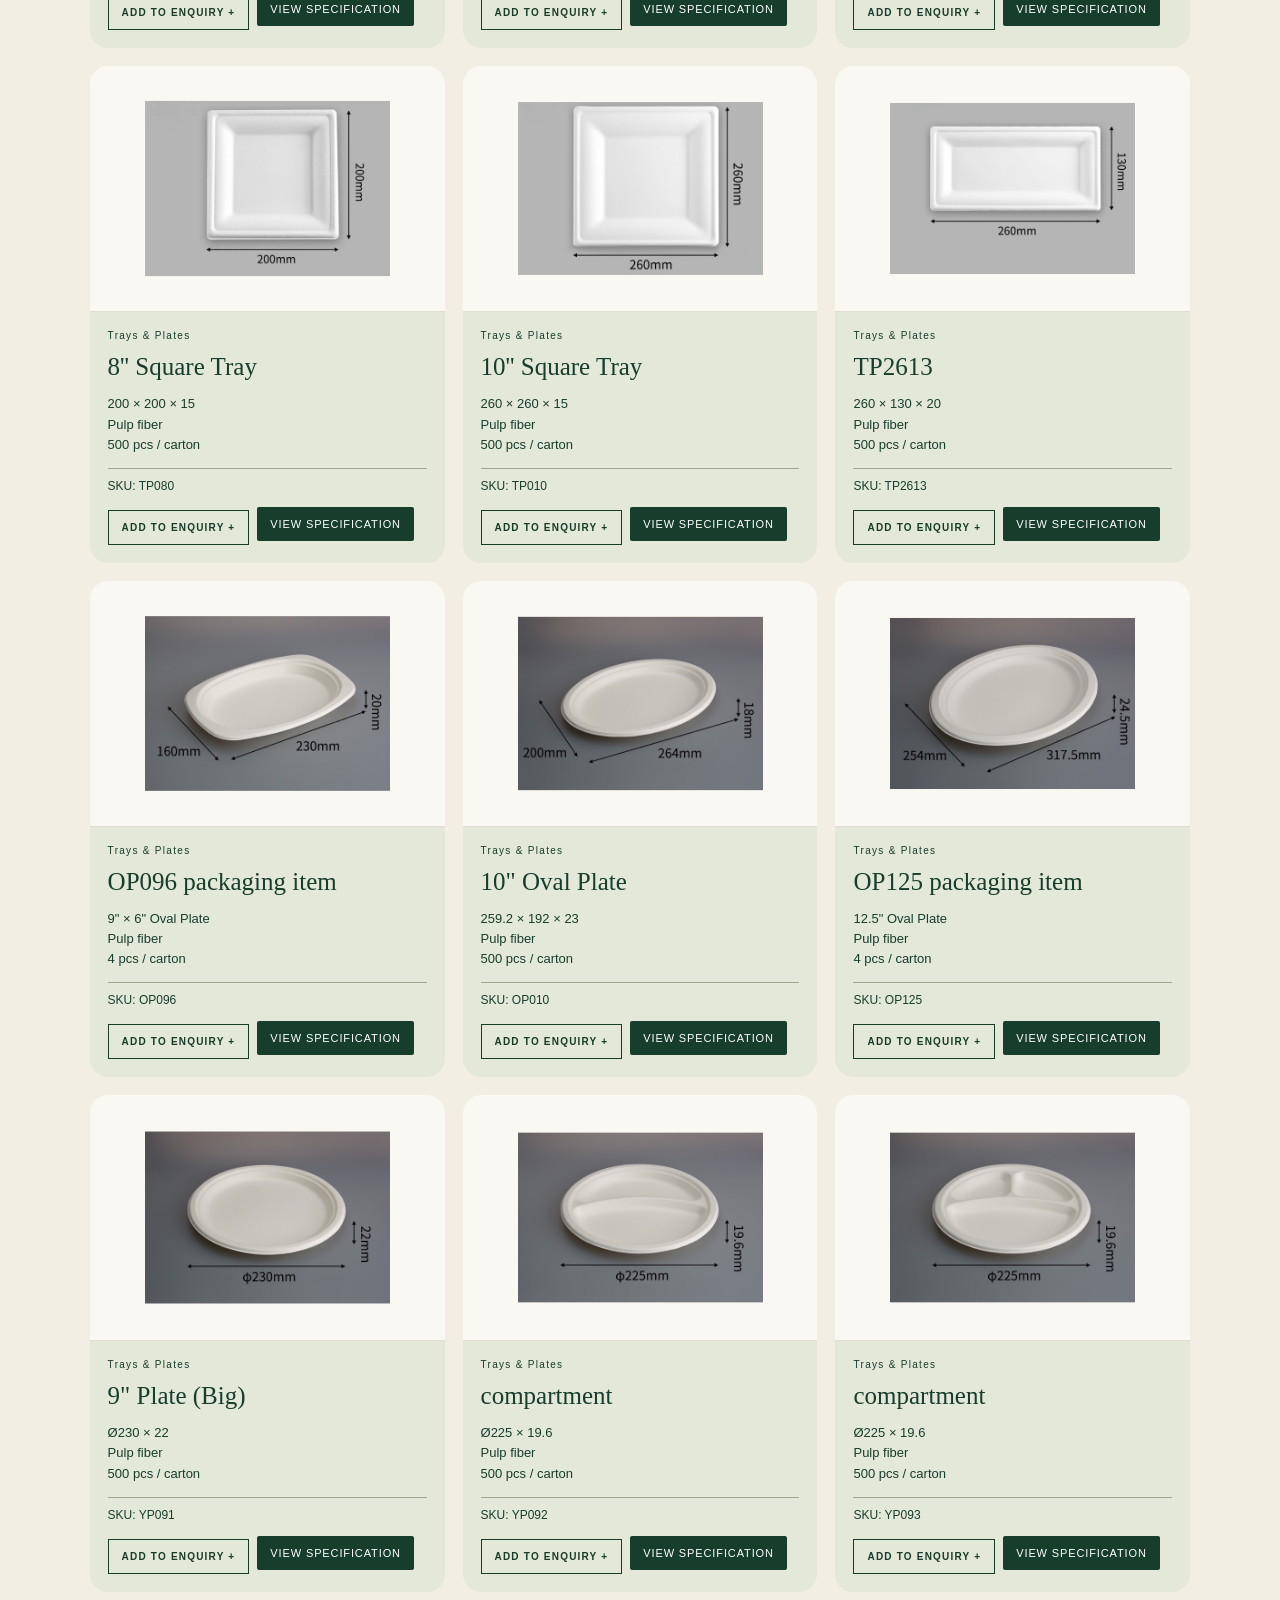
<file: products.html>
<!doctype html><html lang="en"><head><meta charset="utf-8"><meta name="viewport" content="width=device-width,initial-scale=1"><title>Products | Sustaino Packaging TH</title><link rel="stylesheet" href="site.css"><style>.catalogue-intro{padding:52px 0 28px}.catalogue-intro h1{margin:10px 0}.steps{display:grid;grid-template-columns:repeat(3,1fr);gap:10px;margin:28px 0 24px}.step{border-top:1px solid #aab69a;padding:12px 0;font:700 10px Arial,sans-serif;letter-spacing:.12em;color:#718247}.step b{display:block;color:#173c28;font:400 25px/1 Georgia,serif;letter-spacing:-.03em;margin-top:7px}.step.active{border-color:#173c28}.catalogue-note{max-width:660px;margin:0;color:#31523f}.card-actions{display:flex;gap:8px;align-items:center;flex-wrap:wrap}.card-actions .enquire{display:inline-flex}.add-enquiry{margin-top:0}@media(max-width:700px){.steps{grid-template-columns:1fr}.catalogue-intro{padding-top:30px}}#grid{opacity:1!important;transform:none!important;transition:none!important}.grid .card{opacity:1!important;transform:none!important;transition:none!important}</style></head><body><nav><a class="brand" href="index.html">SUSTAINO</a></nav><main class="wrap" id="product-type"><section class="catalogue-intro"><small>PRODUCT CATALOGUE</small><h1>Choose packaging for your service.</h1><p class="catalogue-note">Browse by product category, open a specification when needed, then add the formats you want to discuss. Your enquiry list stays visible at the bottom of the page.</p><div class="steps"><div class="step active">01<b>Choose a category</b></div><div class="step">02<b>Add products</b></div><div class="step">03<b>Send your enquiry</b></div></div></section><div id="filters" class="filters" aria-label="Product categories"></div><section id="grid" class="grid" aria-live="polite"></section></main><script src="catalog-data.js"></script><script>let c=['All',...new Set(catalog.map(x=>x[2]))],preset=new URLSearchParams(location.search).get('category'),a=c.includes(preset)?preset:'All',F=document.querySelector('#filters'),G=document.querySelector('#grid');function esc(v){return String(v).replace(/[&<>"']/g,m=>({'&':'&amp;','<':'&lt;','>':'&gt;','"':'&quot;',"'":'&#39;'}[m]))}function d(){F.innerHTML=c.map(x=>`<button class="${x==a?'on':''}" onclick="a='${x}';d()">${esc(x)}</button>`).join('');G.innerHTML=catalog.filter(x=>a=='All'||x[2]==a).map(x=>`<article class="card"><div class="photo" style="background-image:url(${x[6]||'catalog-placeholder.png'})"></div><div class="body"><div class="cat">${esc(x[2])}</div><h2>${esc(x[1])}</h2><p class="spec">${esc(x[3])}<br>${esc(x[4])}<br>${esc(x[5])}</p><div class="sku">SKU: ${esc(x[0])}</div><div class="card-actions"><button class="add-enquiry" type="button" data-enquiry-item="${esc(x[0])} — ${esc(x[1])}">ADD TO ENQUIRY +</button><a class="enquire" href="product.html?sku=${encodeURIComponent(x[0])}">VIEW SPECIFICATION</a></div></div></article>`).join('')}d()</script><script src="site-nav.js"></script></body></html>
</file>
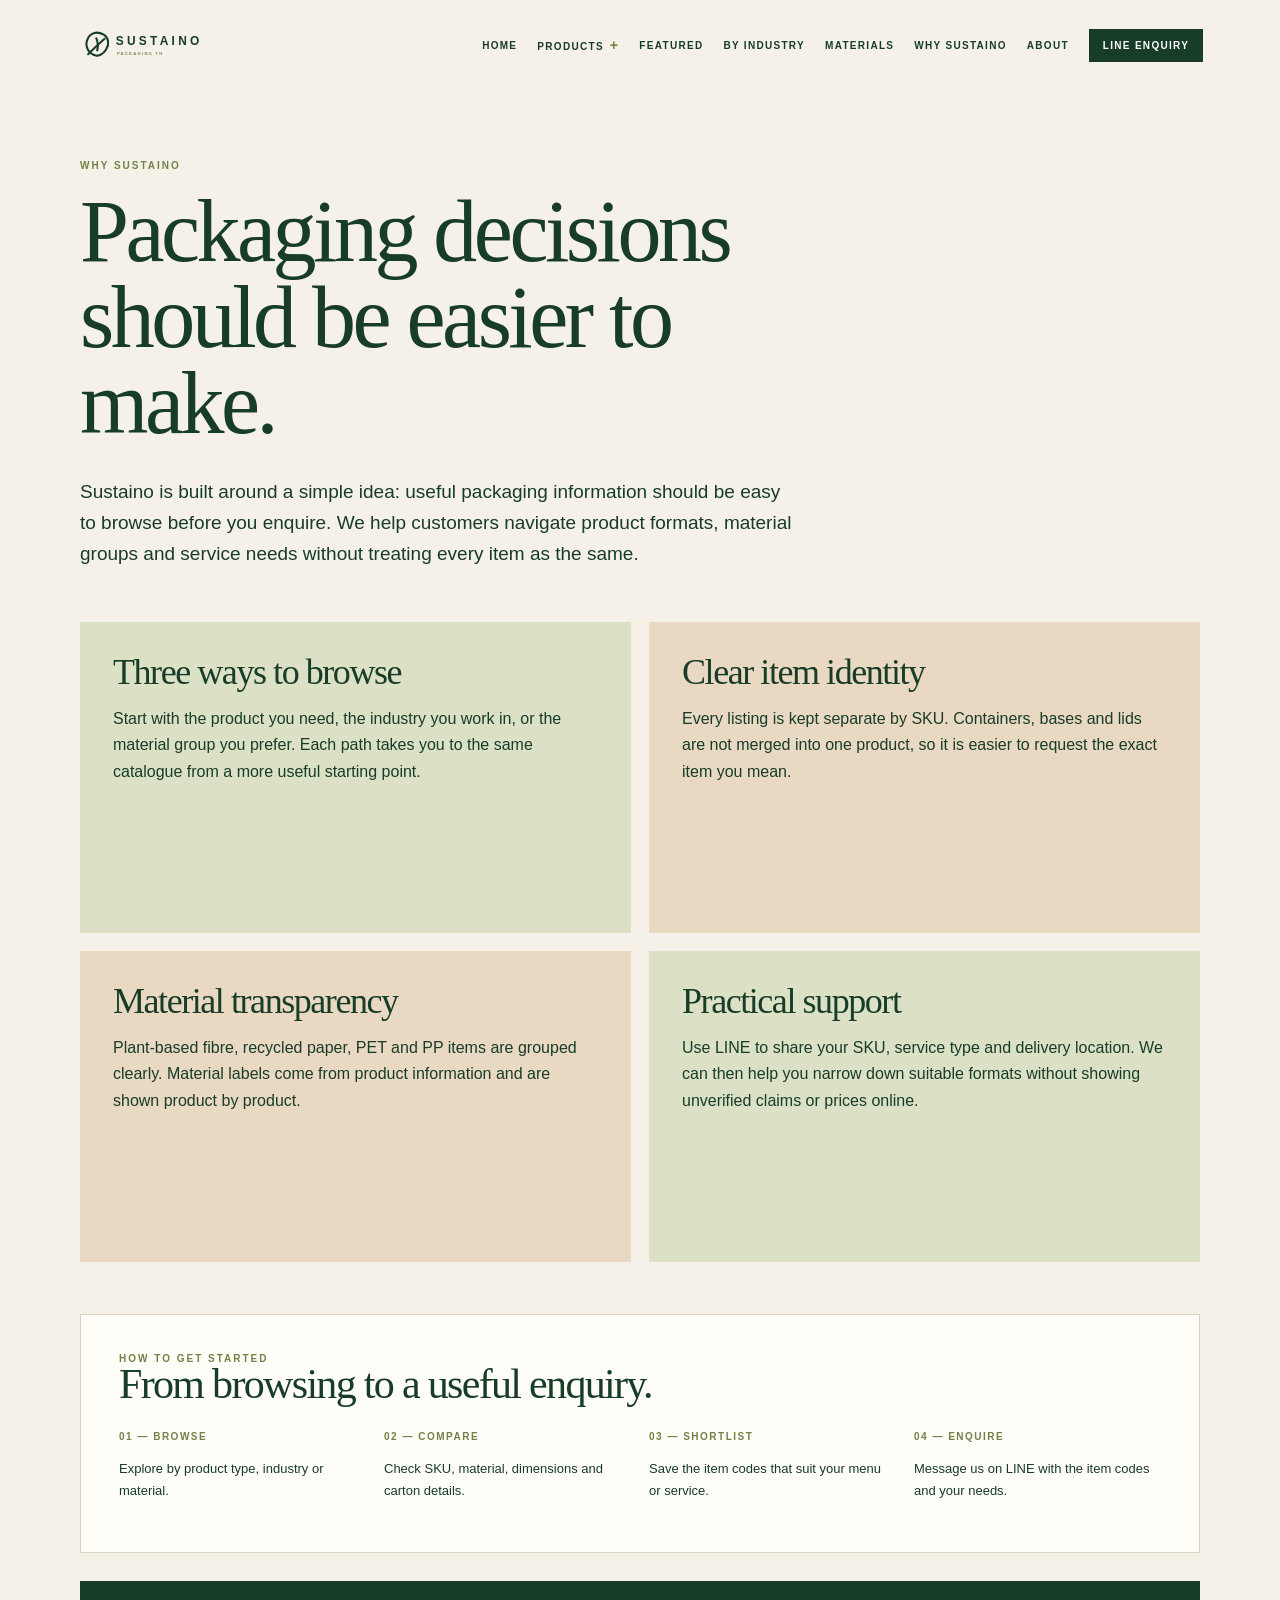
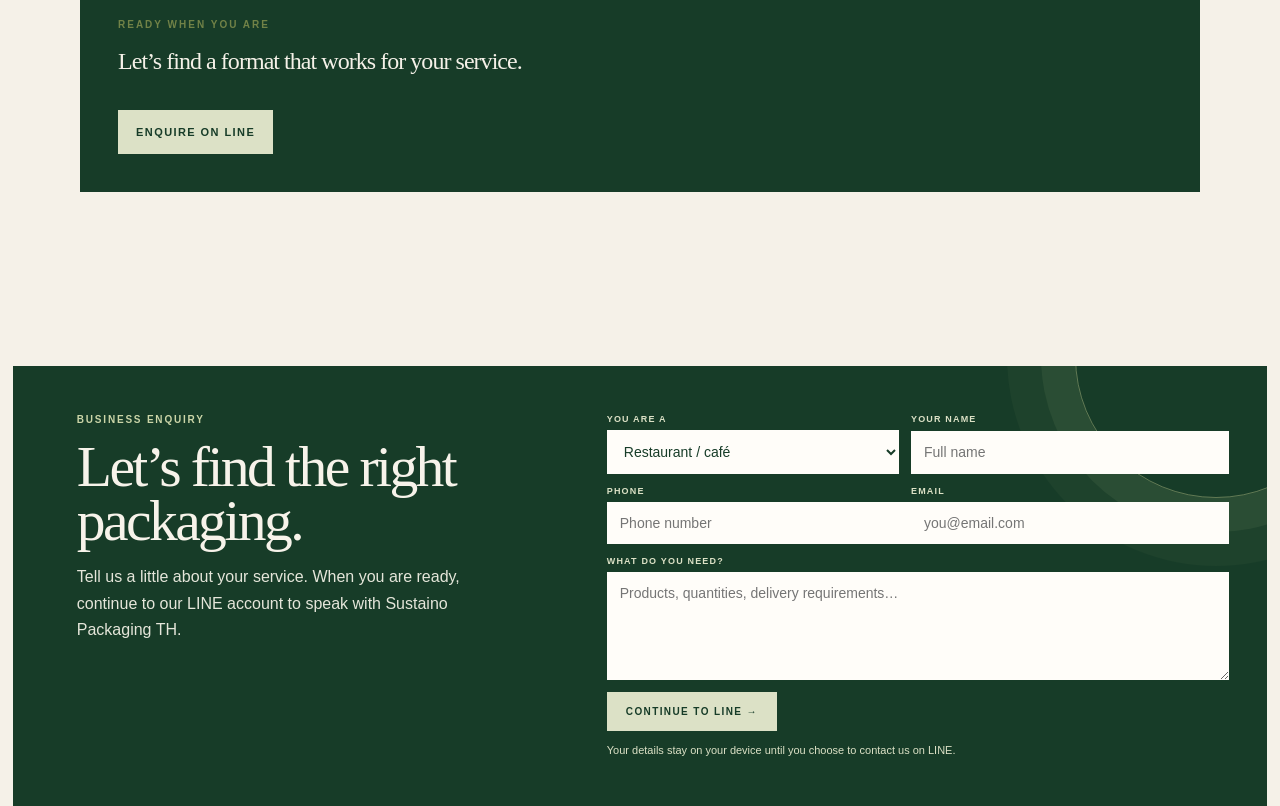
<file: why-sustaino.html>
<!doctype html><html lang="en"><head><meta charset="utf-8"><meta name="viewport" content="width=device-width,initial-scale=1"><title>Why Sustaino | Sustaino Packaging TH</title><style>body{margin:0;background:#f5f1e8;color:#173c28;font:16px/1.65 Arial,sans-serif}a{color:inherit;text-decoration:none}main{max-width:1120px;width:88vw;margin:auto;padding:70px 0 100px}.tag{font:700 10px Arial,sans-serif;letter-spacing:.2em;color:#718247}h1,h2{font-family:Georgia,serif;font-weight:400;line-height:.98;letter-spacing:-.04em}h1{font-size:clamp(54px,7vw,88px);max-width:790px;margin:18px 0 28px}.lead{font-size:19px;max-width:720px}.grid{display:grid;grid-template-columns:repeat(2,1fr);gap:18px;margin:52px 0}.card{padding:33px;min-height:245px;background:#dce1c6}.card:nth-child(2),.card:nth-child(3){background:#ead9c2}.card h2{font-size:36px;margin:0 0 13px}.process{padding:38px;background:#fffdf8;border:1px solid #ddd3c3}.process h2{font-size:42px;margin:0 0 24px}.steps{display:grid;grid-template-columns:repeat(4,1fr);gap:18px}.step b{display:block;font-size:10px;letter-spacing:.15em;color:#718247;margin-bottom:9px}.step p{font-size:13px}.cta{margin-top:28px;padding:38px;background:#173c28;color:#f5f1e8}.button{display:inline-block;margin-top:16px;padding:13px 18px;background:#dce1c6;color:#173c28;font-size:11px;font-weight:bold;letter-spacing:.13em}@media(max-width:720px){main{padding-top:42px}.grid,.steps{grid-template-columns:1fr}.lead{font-size:17px}}</style></head><body><nav></nav><main><div class="tag">WHY SUSTAINO</div><h1>Packaging decisions should be easier to make.</h1><p class="lead">Sustaino is built around a simple idea: useful packaging information should be easy to browse before you enquire. We help customers navigate product formats, material groups and service needs without treating every item as the same.</p><section class="grid"><article class="card"><h2>Three ways to browse</h2><p>Start with the product you need, the industry you work in, or the material group you prefer. Each path takes you to the same catalogue from a more useful starting point.</p></article><article class="card"><h2>Clear item identity</h2><p>Every listing is kept separate by SKU. Containers, bases and lids are not merged into one product, so it is easier to request the exact item you mean.</p></article><article class="card"><h2>Material transparency</h2><p>Plant-based fibre, recycled paper, PET and PP items are grouped clearly. Material labels come from product information and are shown product by product.</p></article><article class="card"><h2>Practical support</h2><p>Use LINE to share your SKU, service type and delivery location. We can then help you narrow down suitable formats without showing unverified claims or prices online.</p></article></section><section class="process"><div class="tag">HOW TO GET STARTED</div><h2>From browsing to a useful enquiry.</h2><div class="steps"><div class="step"><b>01 — BROWSE</b><p>Explore by product type, industry or material.</p></div><div class="step"><b>02 — COMPARE</b><p>Check SKU, material, dimensions and carton details.</p></div><div class="step"><b>03 — SHORTLIST</b><p>Save the item codes that suit your menu or service.</p></div><div class="step"><b>04 — ENQUIRE</b><p>Message us on LINE with the item codes and your needs.</p></div></div></section><section class="cta"><div class="tag">READY WHEN YOU ARE</div><h2>Let’s find a format that works for your service.</h2><a class="button" href="https://line.me/R/ti/p/@879ftbvg" target="_blank" rel="noopener">ENQUIRE ON LINE</a></section></main><script src="site-nav.js"></script></body></html>
</file>
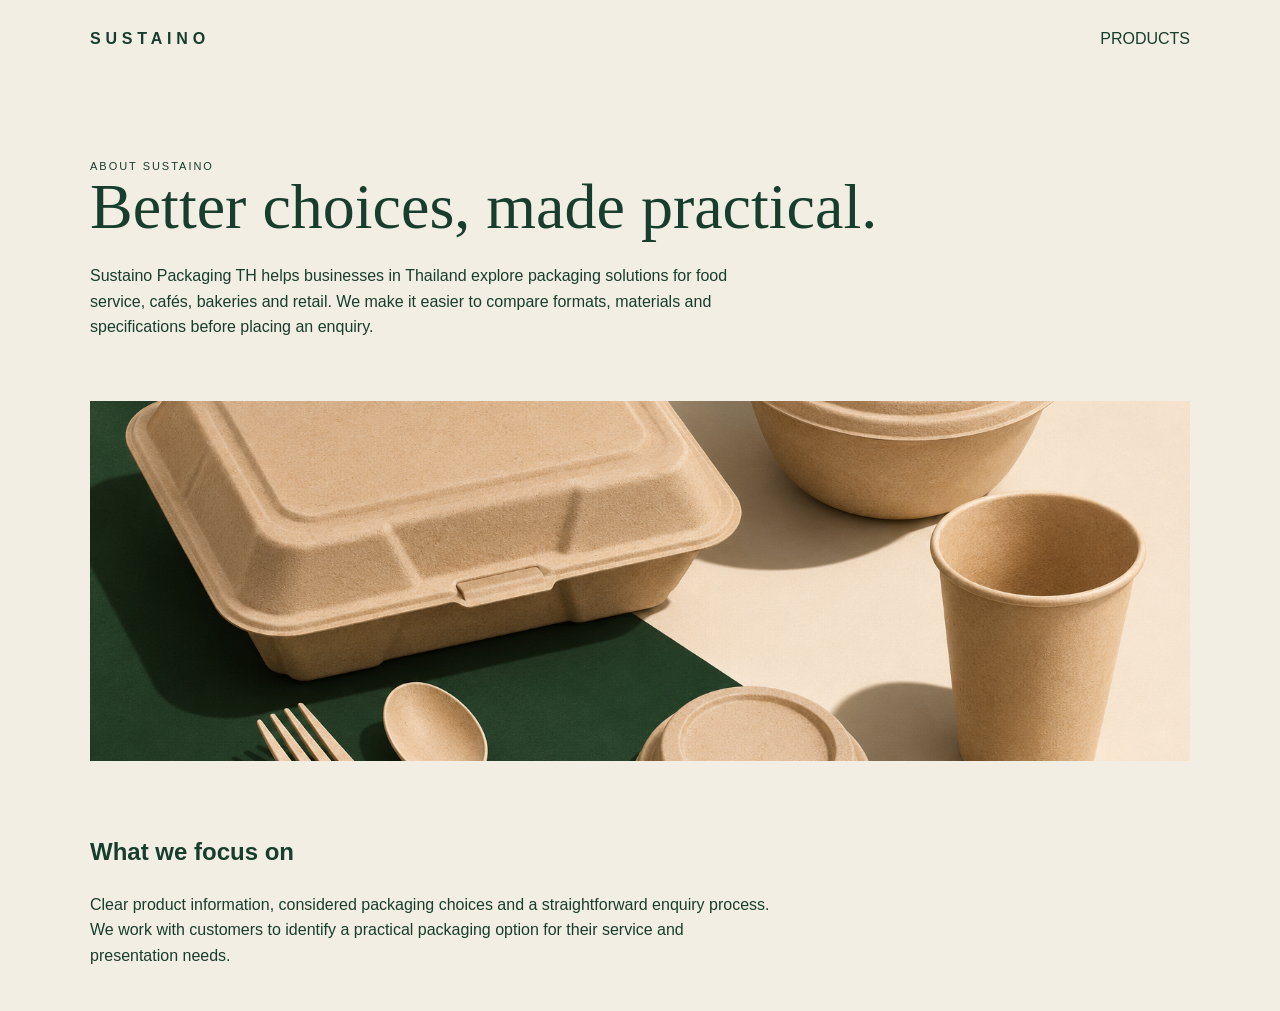
<file: Sustaino-Packaging-TH-public-files/about.html>
<!doctype html><html><head><meta charset="utf-8"><meta name="viewport" content="width=device-width,initial-scale=1"><title>About | Sustaino</title><style>body{margin:0;background:#f3eee4;color:#173d2d;font:16px Arial;line-height:1.6}nav,main{max-width:1100px;margin:auto;padding:26px}nav{display:flex;justify-content:space-between}.brand{letter-spacing:.3em;font-weight:bold}a{color:inherit;text-decoration:none}main{padding-top:80px}h1{font:64px Georgia;line-height:1;margin:0 0 24px}p{max-width:680px}.image{margin:45px 0;width:100%;height:360px;object-fit:cover}.tag{font-size:11px;letter-spacing:.18em}</style></head><body><nav><a class="brand" href="index.html">SUSTAINO</a><a href="products.html">PRODUCTS</a></nav><main><div class="tag">ABOUT SUSTAINO</div><h1>Better choices, made practical.</h1><p>Sustaino Packaging TH helps businesses in Thailand explore packaging solutions for food service, cafés, bakeries and retail. We make it easier to compare formats, materials and specifications before placing an enquiry.</p><img class="image" src="catalog-placeholder.png" alt="Sustaino packaging selection"><h2>What we focus on</h2><p>Clear product information, considered packaging choices and a straightforward enquiry process. We work with customers to identify a practical packaging option for their service and presentation needs.</p></main></body></html>
</file>
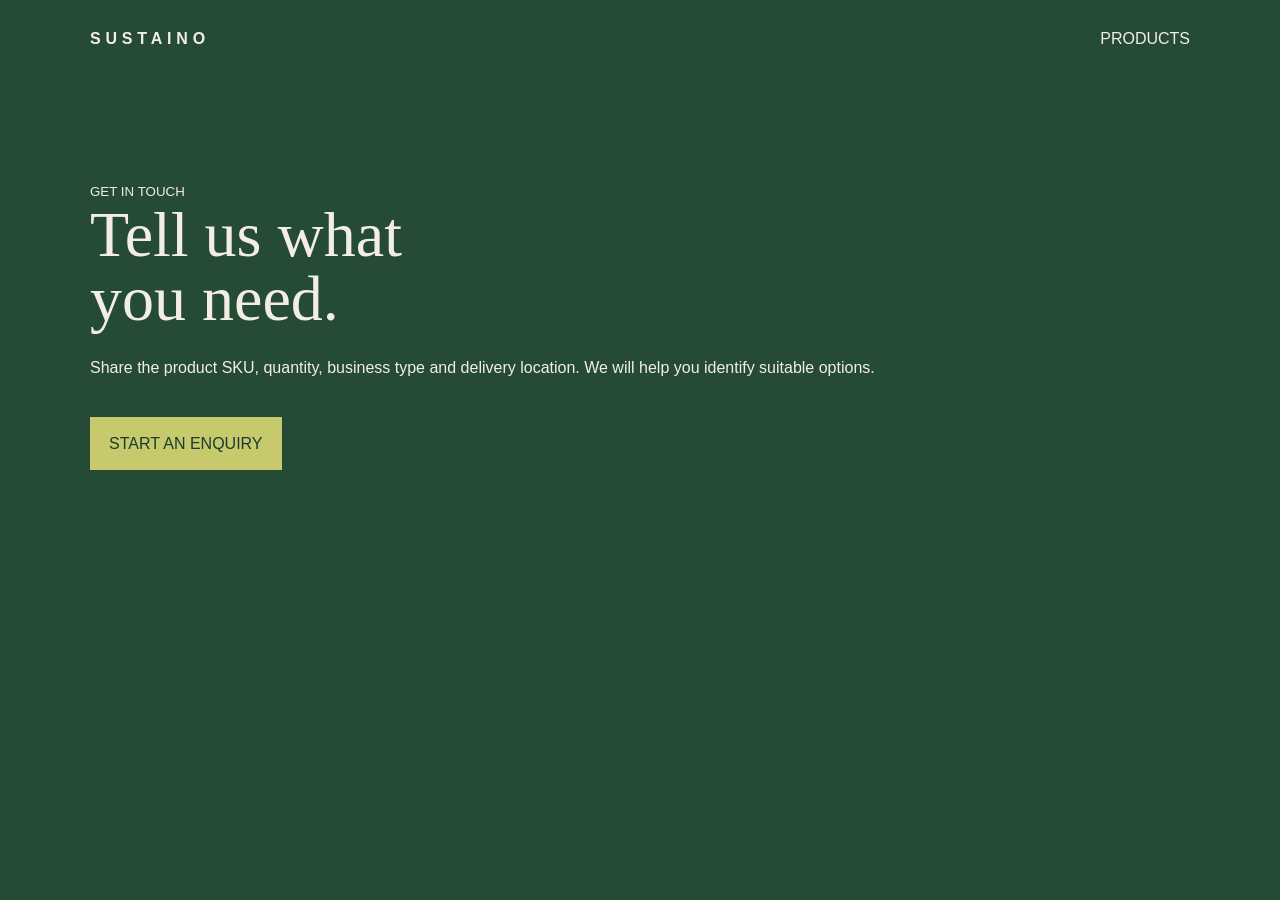
<file: Sustaino-Packaging-TH-public-files/contact.html>
<!doctype html><html><head><meta charset="utf-8"><meta name="viewport" content="width=device-width,initial-scale=1"><title>Contact | Sustaino</title><style>body{margin:0;background:#254b36;color:#f3eee4;font:16px Arial;line-height:1.6}nav,main{max-width:1100px;margin:auto;padding:26px}nav{display:flex;justify-content:space-between}.brand{letter-spacing:.3em;font-weight:bold}a{color:inherit;text-decoration:none}main{padding-top:100px}h1{font:64px Georgia;line-height:1;margin:0 0 24px}.button{display:inline-block;padding:14px 19px;background:#c7c96d;color:#173d2d;margin-top:20px}</style></head><body><nav><a class="brand" href="index.html">SUSTAINO</a><a href="products.html">PRODUCTS</a></nav><main><small>GET IN TOUCH</small><h1>Tell us what<br>you need.</h1><p>Share the product SKU, quantity, business type and delivery location. We will help you identify suitable options.</p><a class="button" href="mailto:hello@sustaino.example">START AN ENQUIRY</a></main></body></html>
</file>
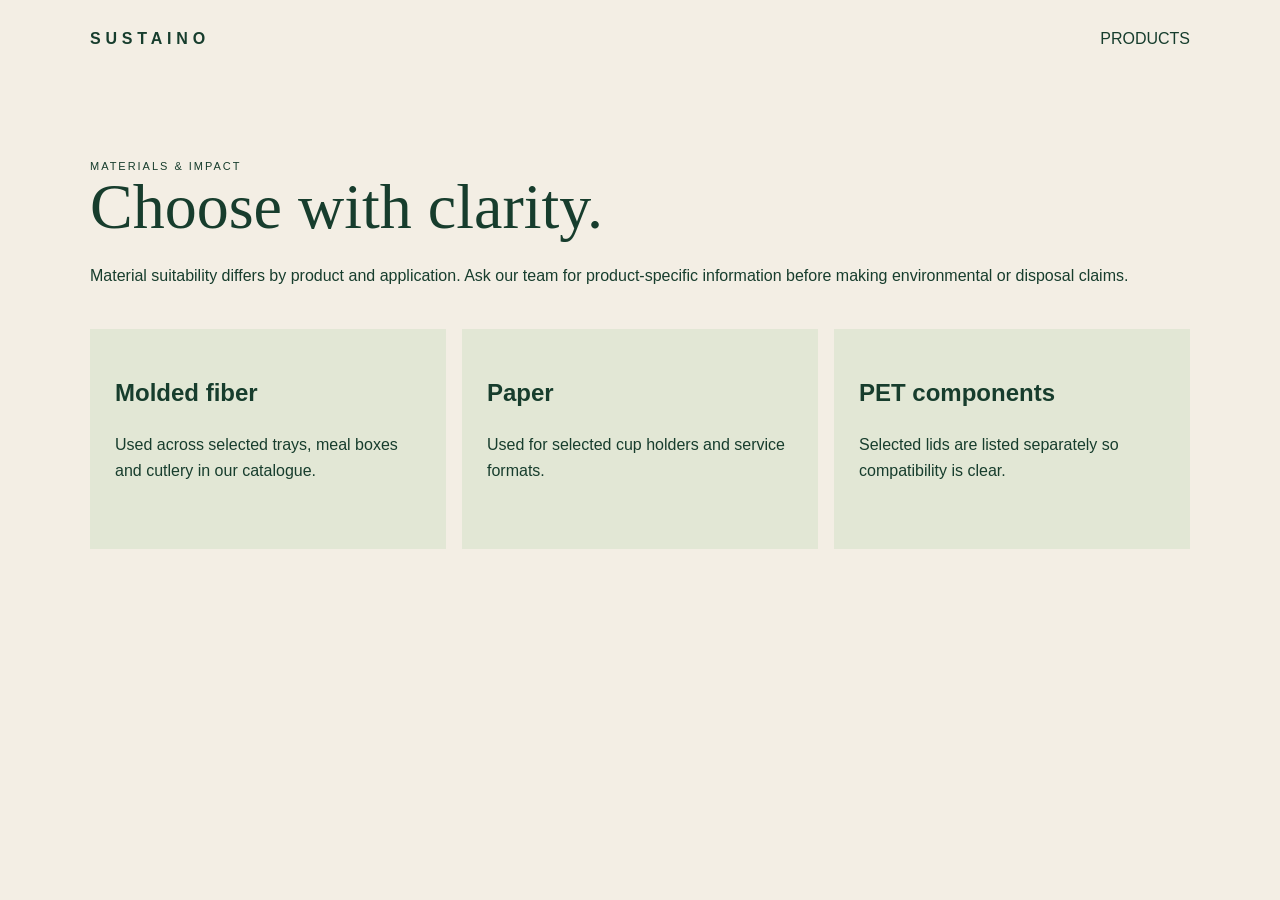
<file: Sustaino-Packaging-TH-public-files/materials.html>
<!doctype html><html><head><meta charset="utf-8"><meta name="viewport" content="width=device-width,initial-scale=1"><title>Materials | Sustaino</title><style>body{margin:0;background:#f3eee4;color:#173d2d;font:16px Arial;line-height:1.6}nav,main{max-width:1100px;margin:auto;padding:26px}nav{display:flex;justify-content:space-between}.brand{letter-spacing:.3em;font-weight:bold}a{color:inherit;text-decoration:none}main{padding-top:80px}h1{font:64px Georgia;line-height:1;margin:0 0 24px}.grid{display:grid;grid-template-columns:repeat(3,1fr);gap:16px;margin-top:40px}.card{background:#e2e7d5;padding:25px;min-height:170px}.tag{font-size:11px;letter-spacing:.18em}@media(max-width:700px){.grid{grid-template-columns:1fr}}</style></head><body><nav><a class="brand" href="index.html">SUSTAINO</a><a href="products.html">PRODUCTS</a></nav><main><div class="tag">MATERIALS & IMPACT</div><h1>Choose with clarity.</h1><p>Material suitability differs by product and application. Ask our team for product-specific information before making environmental or disposal claims.</p><div class="grid"><article class="card"><h2>Molded fiber</h2><p>Used across selected trays, meal boxes and cutlery in our catalogue.</p></article><article class="card"><h2>Paper</h2><p>Used for selected cup holders and service formats.</p></article><article class="card"><h2>PET components</h2><p>Selected lids are listed separately so compatibility is clear.</p></article></div></main></body></html>
</file>
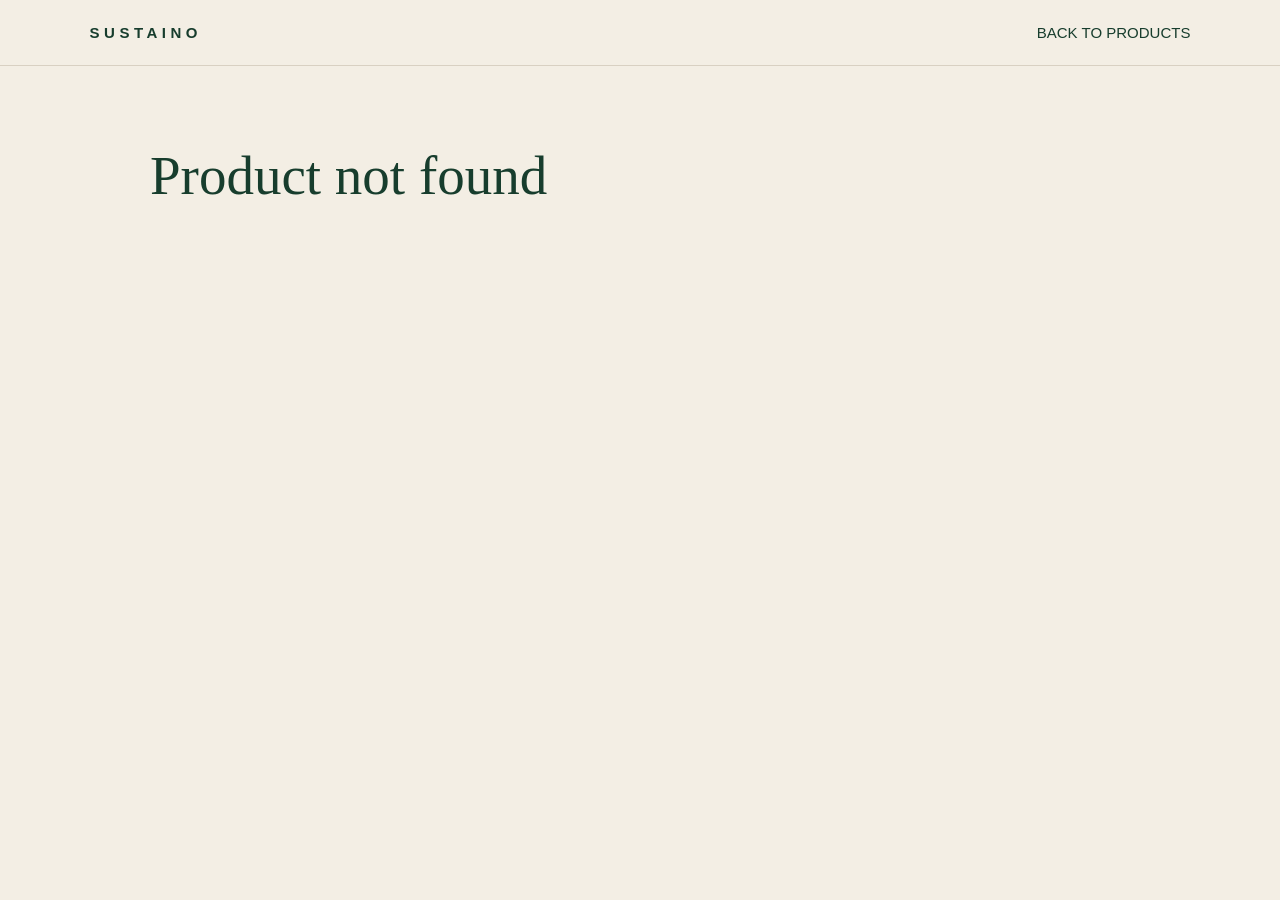
<file: Sustaino-Packaging-TH-public-files/product.html>
<!doctype html><html><head><meta charset="utf-8"><meta name="viewport" content="width=device-width,initial-scale=1"><title>Product | Sustaino</title><link rel="stylesheet" href="site.css"><style>.detail{max-width:980px;margin:auto;padding:70px 7%;display:grid;grid-template-columns:1fr 1fr;gap:60px}.detail .photo{height:420px;border-radius:18px}.detail h1{font-size:55px}.line{background:#06c755}.line svg{vertical-align:middle;margin-right:8px}@media(max-width:700px){.detail{grid-template-columns:1fr;gap:28px}}</style></head><body><nav><a class="brand" href="index.html">SUSTAINO</a><a href="products.html">BACK TO PRODUCTS</a></nav><main id="detail" class="detail"></main><script src="catalog-data.js"></script><script>let sku=new URLSearchParams(location.search).get('sku'),x=catalog.find(a=>a[0]===sku),D=document.querySelector('#detail');D.innerHTML=x?`<div class="photo" style="background-image:url(product-images/${x[0]}.png)"></div><div><small>${x[2]}</small><h1>${x[1]}</h1><p>SKU: ${x[0]}</p><p><b>Dimensions</b><br>${x[3]}</p><p><b>Material</b><br>${x[4]}</p><p><b>Carton quantity</b><br>${x[5]}</p><a class="line" href="https://line.me/R/ti/p/@879ftbvg"><svg width="17" height="17" viewBox="0 0 24 24" fill="white"><path d="M20 11.7c0-4-3.6-7.2-8-7.2s-8 3.2-8 7.2c0 3.6 2.8 6.6 6.6 7.1.3.1.7.2.8.5.1.2.1.6.1.8l-.1.8c0 .2-.2.9.8.5 1-.4 5.3-3.1 7.2-5.3 1.3-1.4 1.7-2.9 1.7-4.5z"/></svg>CONTACT US ON LINE @879ftbvg</a></div>`:'<h1>Product not found</h1>'</script></body></html>
</file>
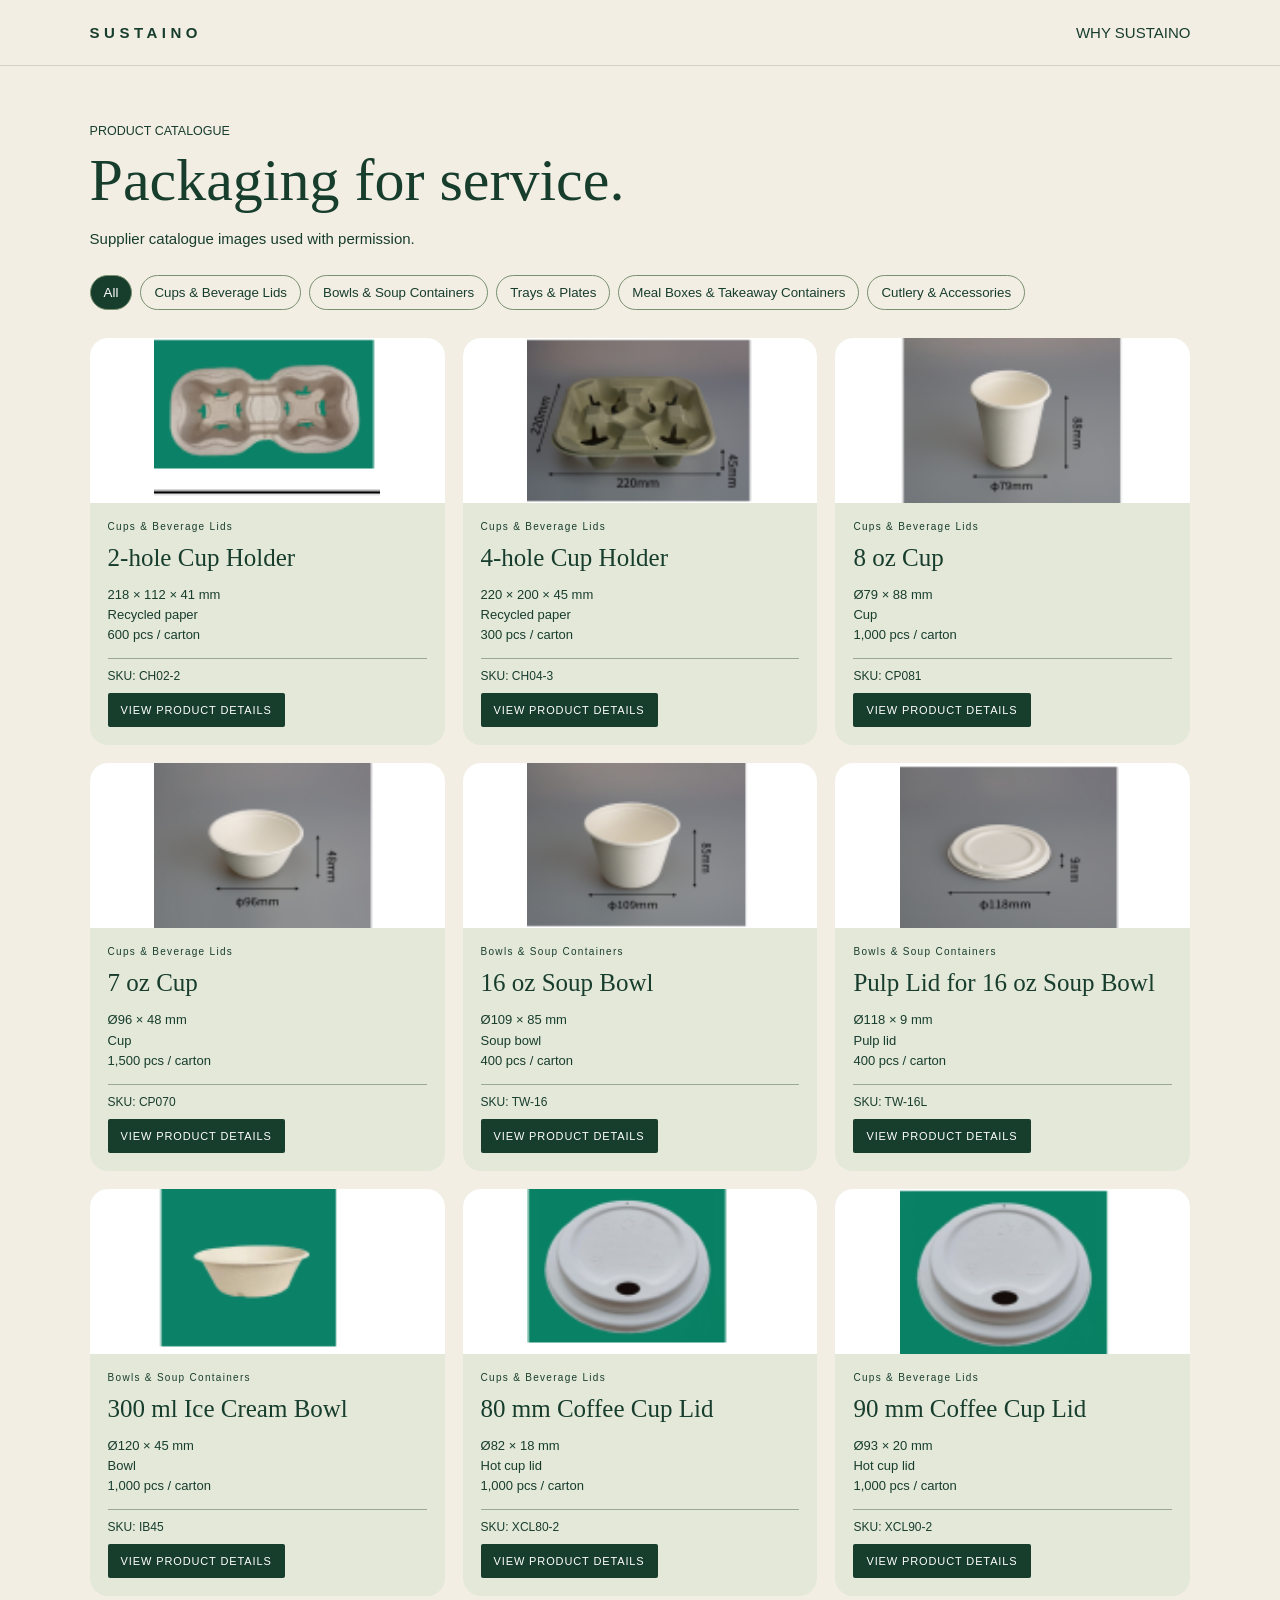
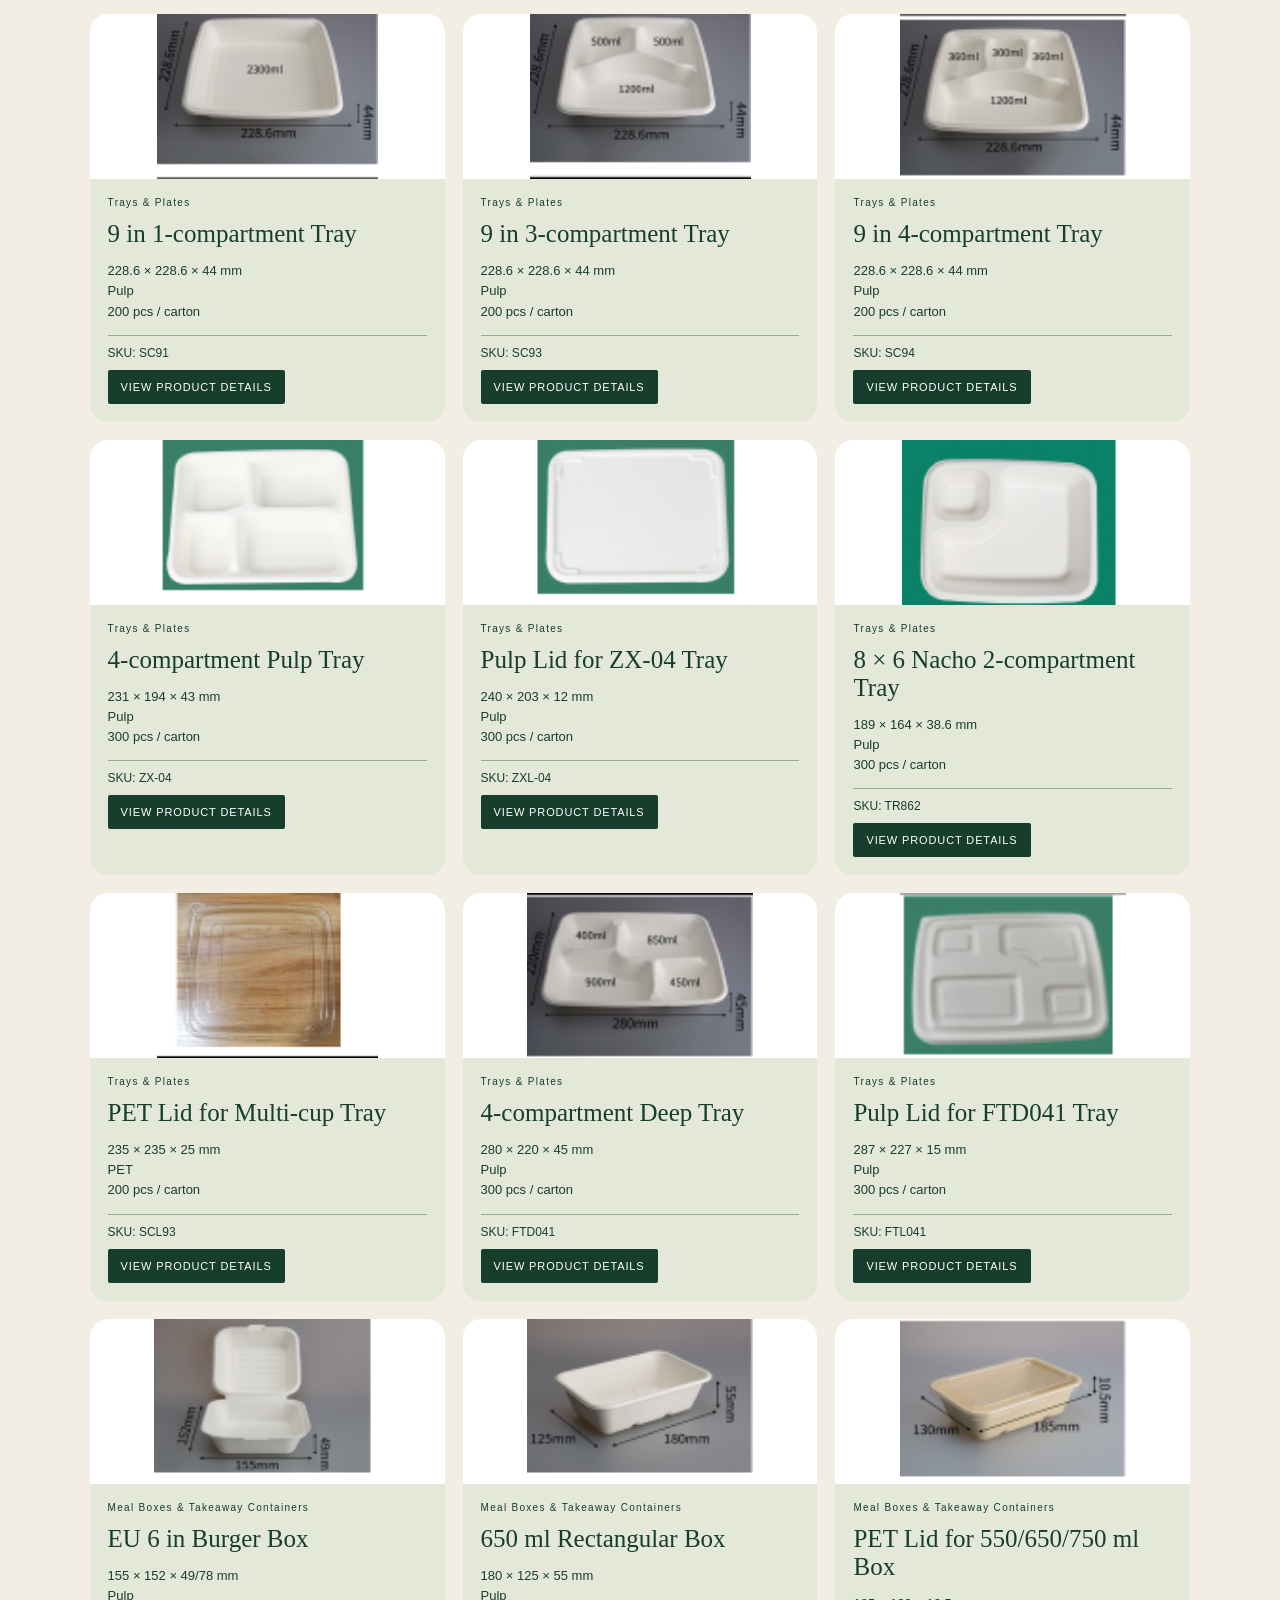
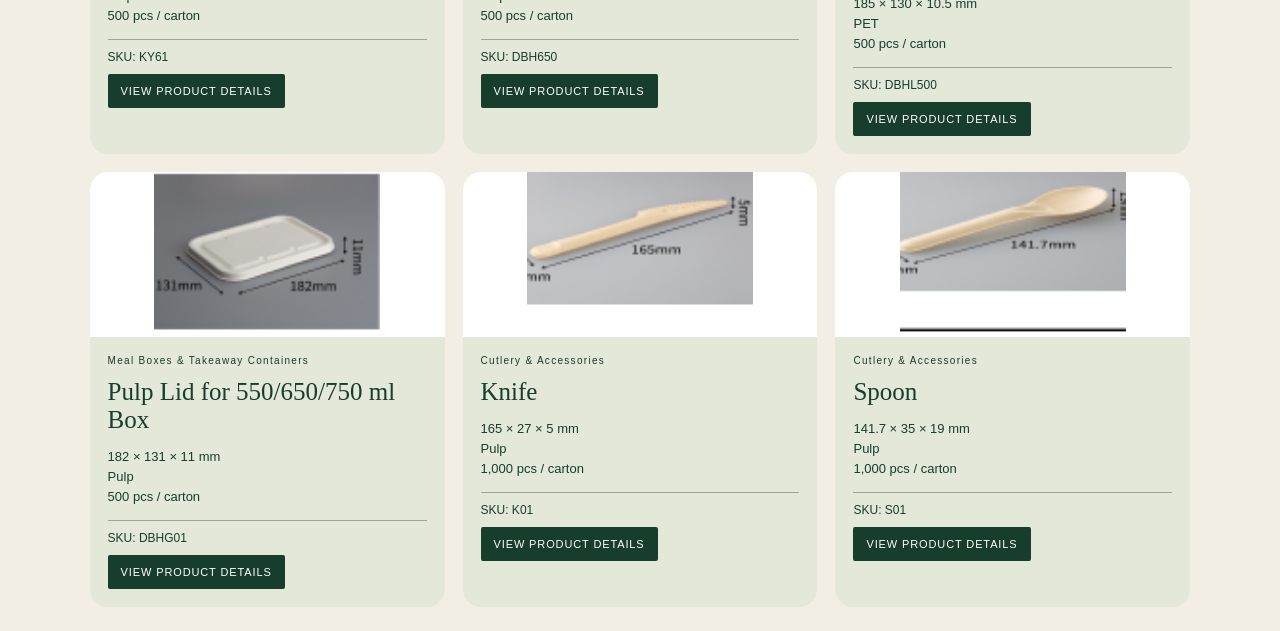
<file: Sustaino-Packaging-TH-public-files/products.html>
<!doctype html><html><head><meta charset="utf-8"><meta name="viewport" content="width=device-width,initial-scale=1"><title>Products | Sustaino</title><link rel="stylesheet" href="site.css"></head><body><nav><a class="brand" href="index.html">SUSTAINO</a><a href="why-sustaino.html">WHY SUSTAINO</a></nav><main class="wrap"><small>PRODUCT CATALOGUE</small><h1>Packaging for service.</h1><p>Supplier catalogue images used with permission.</p><div id="filters" class="filters"></div><section id="grid" class="grid"></section></main><script src="catalog-data.js"></script><script>let a='All',c=['All',...new Set(catalog.map(x=>x[2]))],F=document.querySelector('#filters'),G=document.querySelector('#grid');function d(){F.innerHTML=c.map(x=>`<button class="${x==a?'on':''}" onclick="a='${x}';d()">${x}</button>`).join('');G.innerHTML=catalog.filter(x=>a=='All'||x[2]==a).map(x=>`<article class="card"><div class="photo" style="background-image:url(product-images/${x[0]}.png)"></div><div class="body"><div class="cat">${x[2]}</div><h2>${x[1]}</h2><p class="spec">${x[3]}<br>${x[4]}<br>${x[5]}</p><div class="sku">SKU: ${x[0]}<br><a class="enquire" href="product.html?sku=${x[0]}">VIEW PRODUCT DETAILS</a></div></div></article>`).join('')}d()</script></body></html>
</file>
<file: site.css>
body{margin:0;background:#f3eee4;color:#173d2d;font:15px Arial}nav,.wrap{padding:24px 7%}nav{display:flex;justify-content:space-between;border-bottom:1px solid #d8d0c2}.brand{letter-spacing:.3em;font-weight:bold}a{color:inherit;text-decoration:none}.wrap{padding-top:55px}h1{font:60px Georgia;margin:8px 0}.filters{display:flex;gap:8px;flex-wrap:wrap;margin:28px 0}.filters button{padding:9px 13px;border:1px solid #78906f;border-radius:20px;background:transparent;color:#173d2d}.filters .on{background:#173d2d;color:#fff}.grid{display:grid;grid-template-columns:repeat(3,1fr);gap:18px}.card{background:#e4e8d9;border-radius:18px;overflow:hidden}.photo{height:245px;background:#faf8f2 center/contain no-repeat;border-bottom:1px solid #e3dccf}.body{padding:18px}.cat{font-size:10px;letter-spacing:.13em}.card h2{font:25px Georgia;margin:12px 0 8px}.spec{line-height:1.55;font-size:13px}.sku{border-top:1px solid #9aa991;padding-top:10px;font-size:12px}.enquire,.line{display:inline-block;background:#173d2d;color:#fff;padding:11px 13px;margin-top:10px;font-size:11px;letter-spacing:.08em;border-radius:2px}@media(max-width:700px){h1{font-size:45px}.grid{grid-template-columns:1fr}}
</file>
<file: Sustaino-Packaging-TH-public-files/site.css>
body{margin:0;background:#f3eee4;color:#173d2d;font:15px Arial}nav,.wrap{padding:24px 7%}nav{display:flex;justify-content:space-between;border-bottom:1px solid #d8d0c2}.brand{letter-spacing:.3em;font-weight:bold}a{color:inherit;text-decoration:none}.wrap{padding-top:55px}h1{font:60px Georgia;margin:8px 0}.filters{display:flex;gap:8px;flex-wrap:wrap;margin:28px 0}.filters button{padding:9px 13px;border:1px solid #78906f;border-radius:20px;background:transparent;color:#173d2d}.filters .on{background:#173d2d;color:#fff}.grid{display:grid;grid-template-columns:repeat(3,1fr);gap:18px}.card{background:#e4e8d9;border-radius:18px;overflow:hidden}.photo{height:165px;background:#fff center/contain no-repeat}.body{padding:18px}.cat{font-size:10px;letter-spacing:.13em}.card h2{font:25px Georgia;margin:12px 0 8px}.spec{line-height:1.55;font-size:13px}.sku{border-top:1px solid #9aa991;padding-top:10px;font-size:12px}.enquire,.line{display:inline-block;background:#173d2d;color:#fff;padding:11px 13px;margin-top:10px;font-size:11px;letter-spacing:.08em;border-radius:2px}@media(max-width:700px){h1{font-size:45px}.grid{grid-template-columns:1fr}}
</file>
